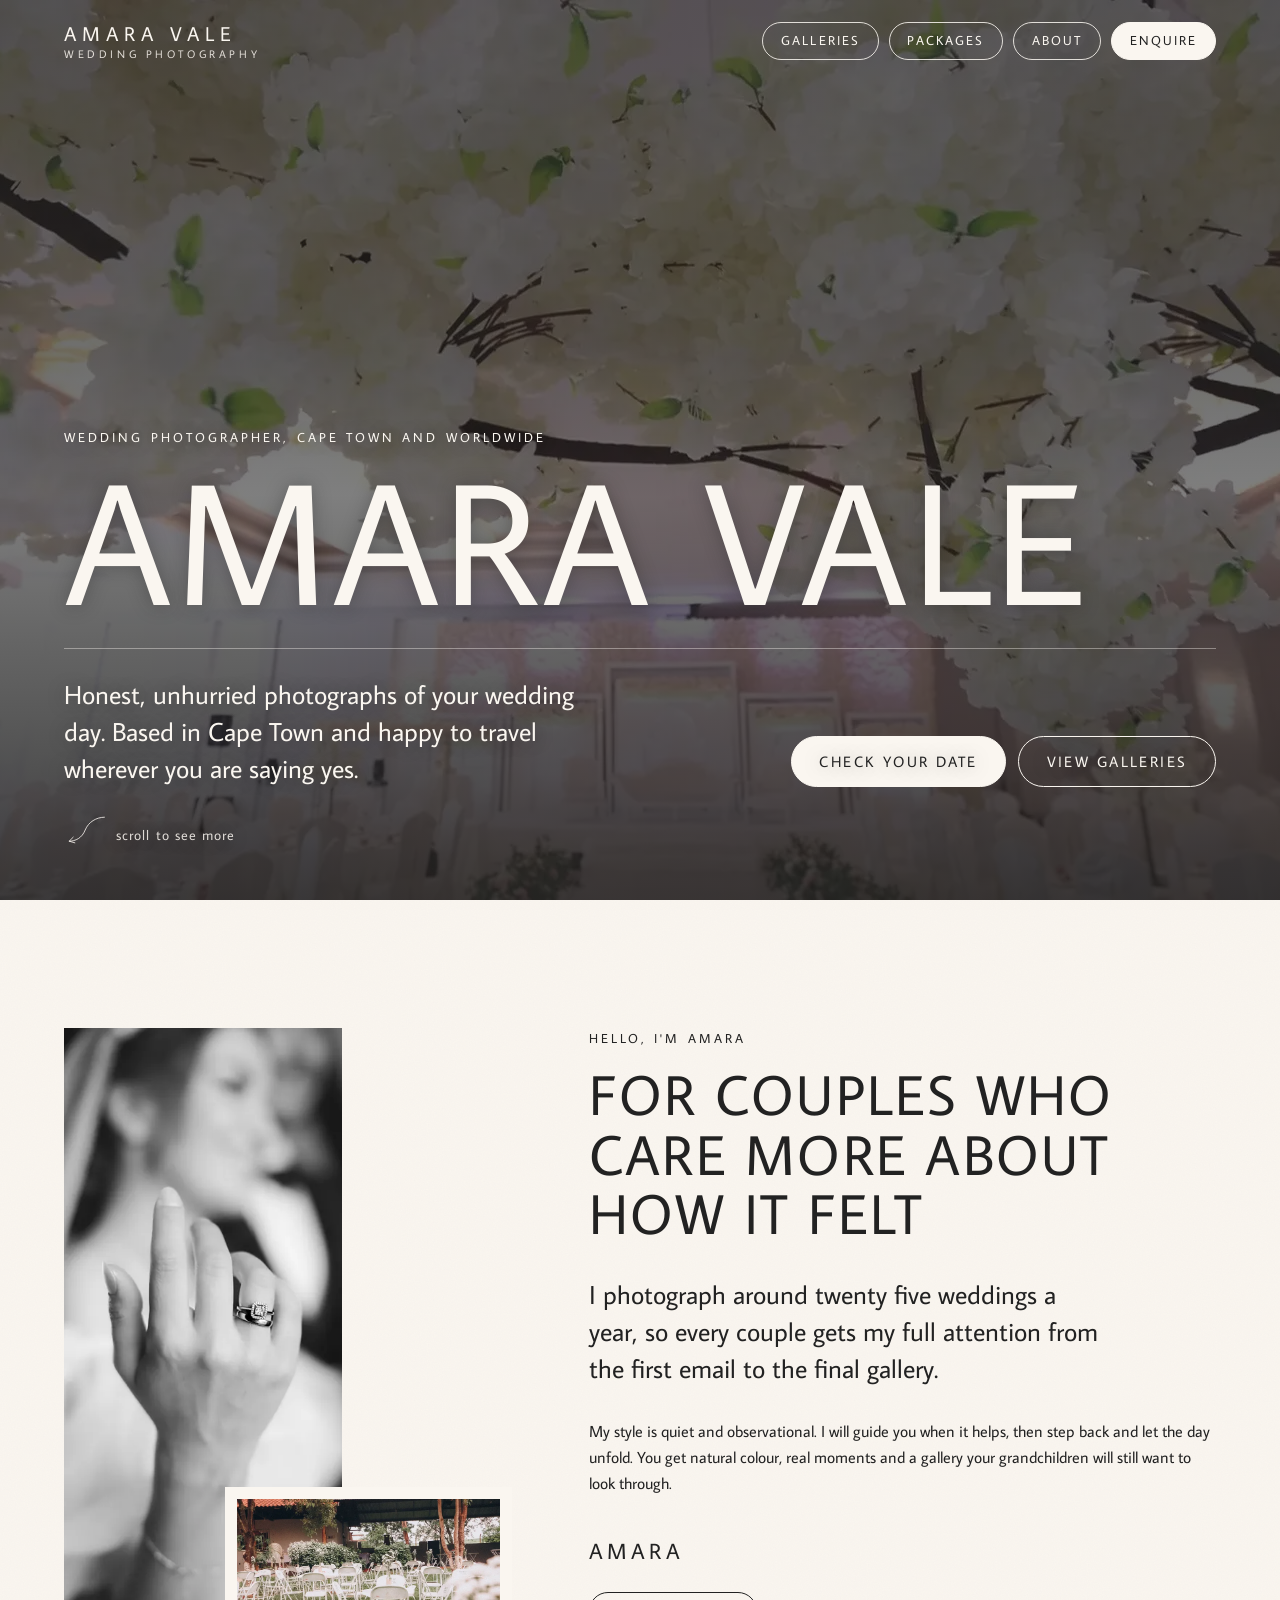
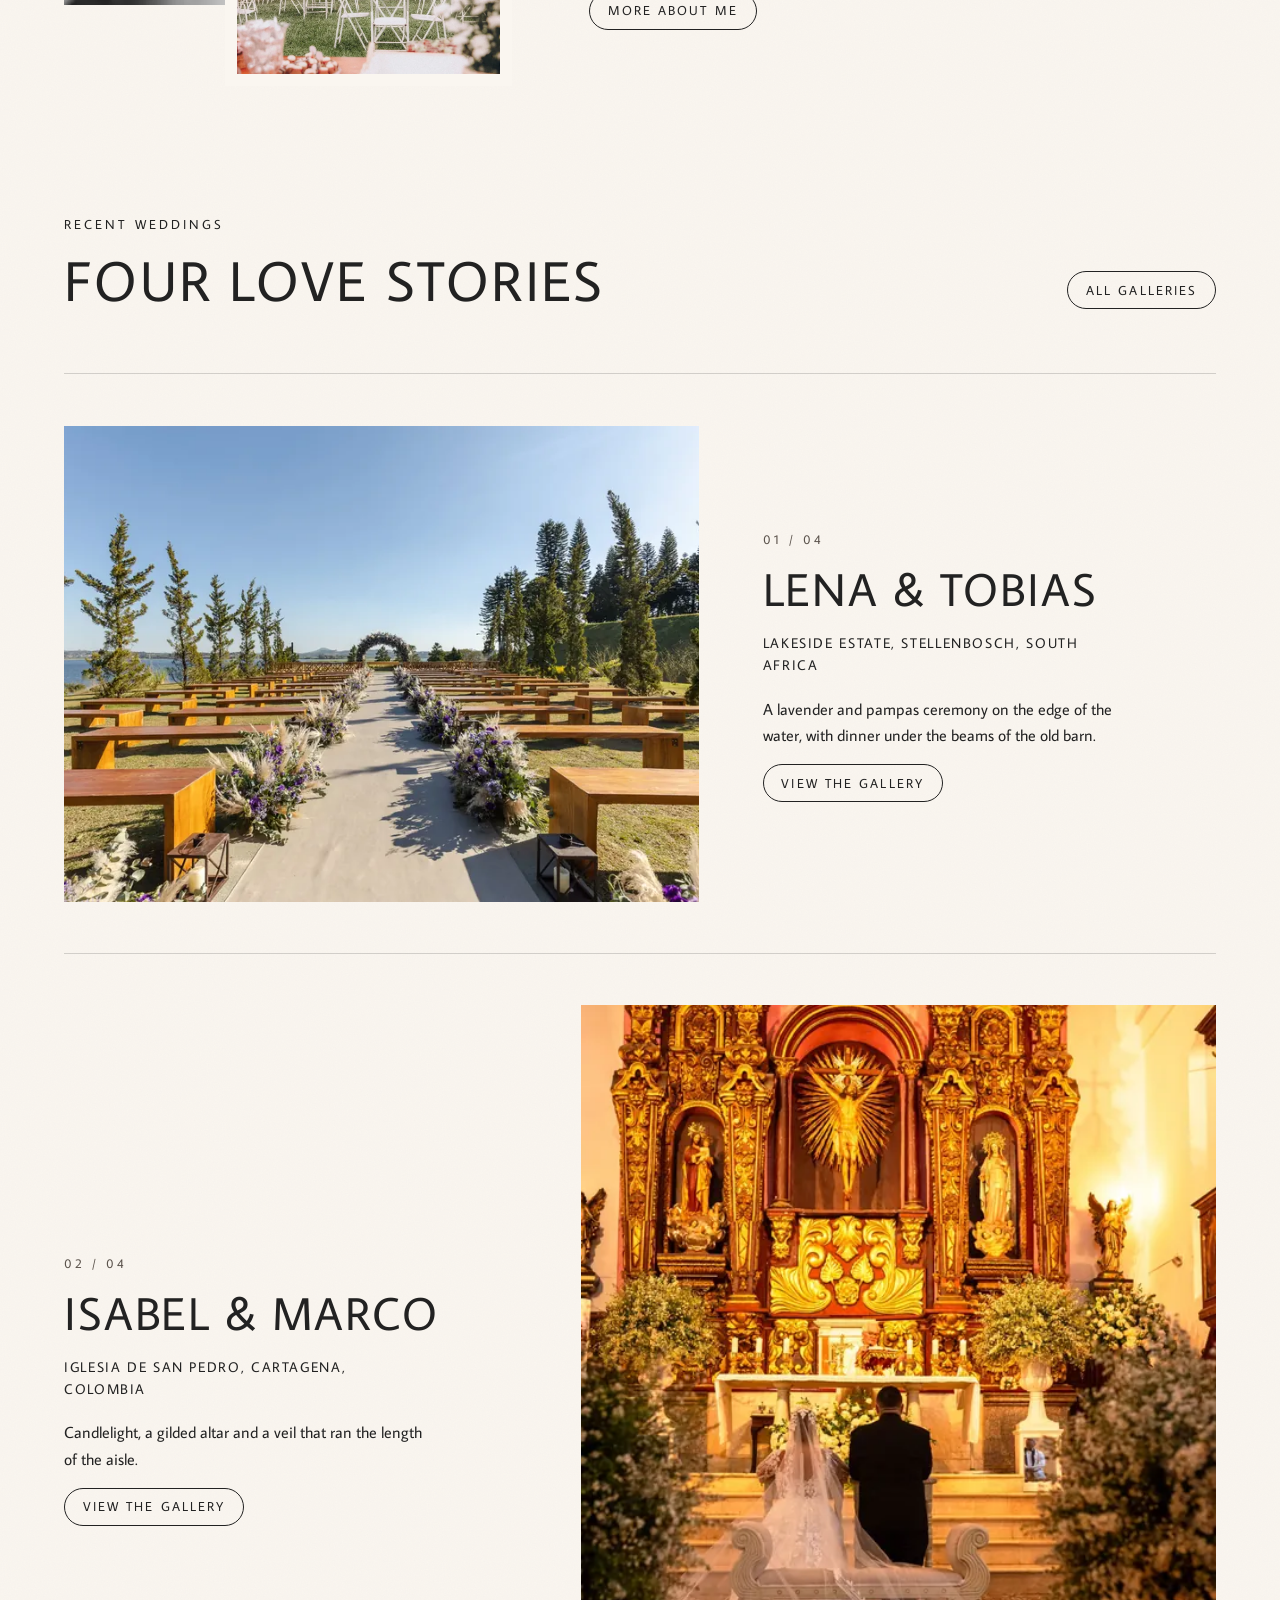
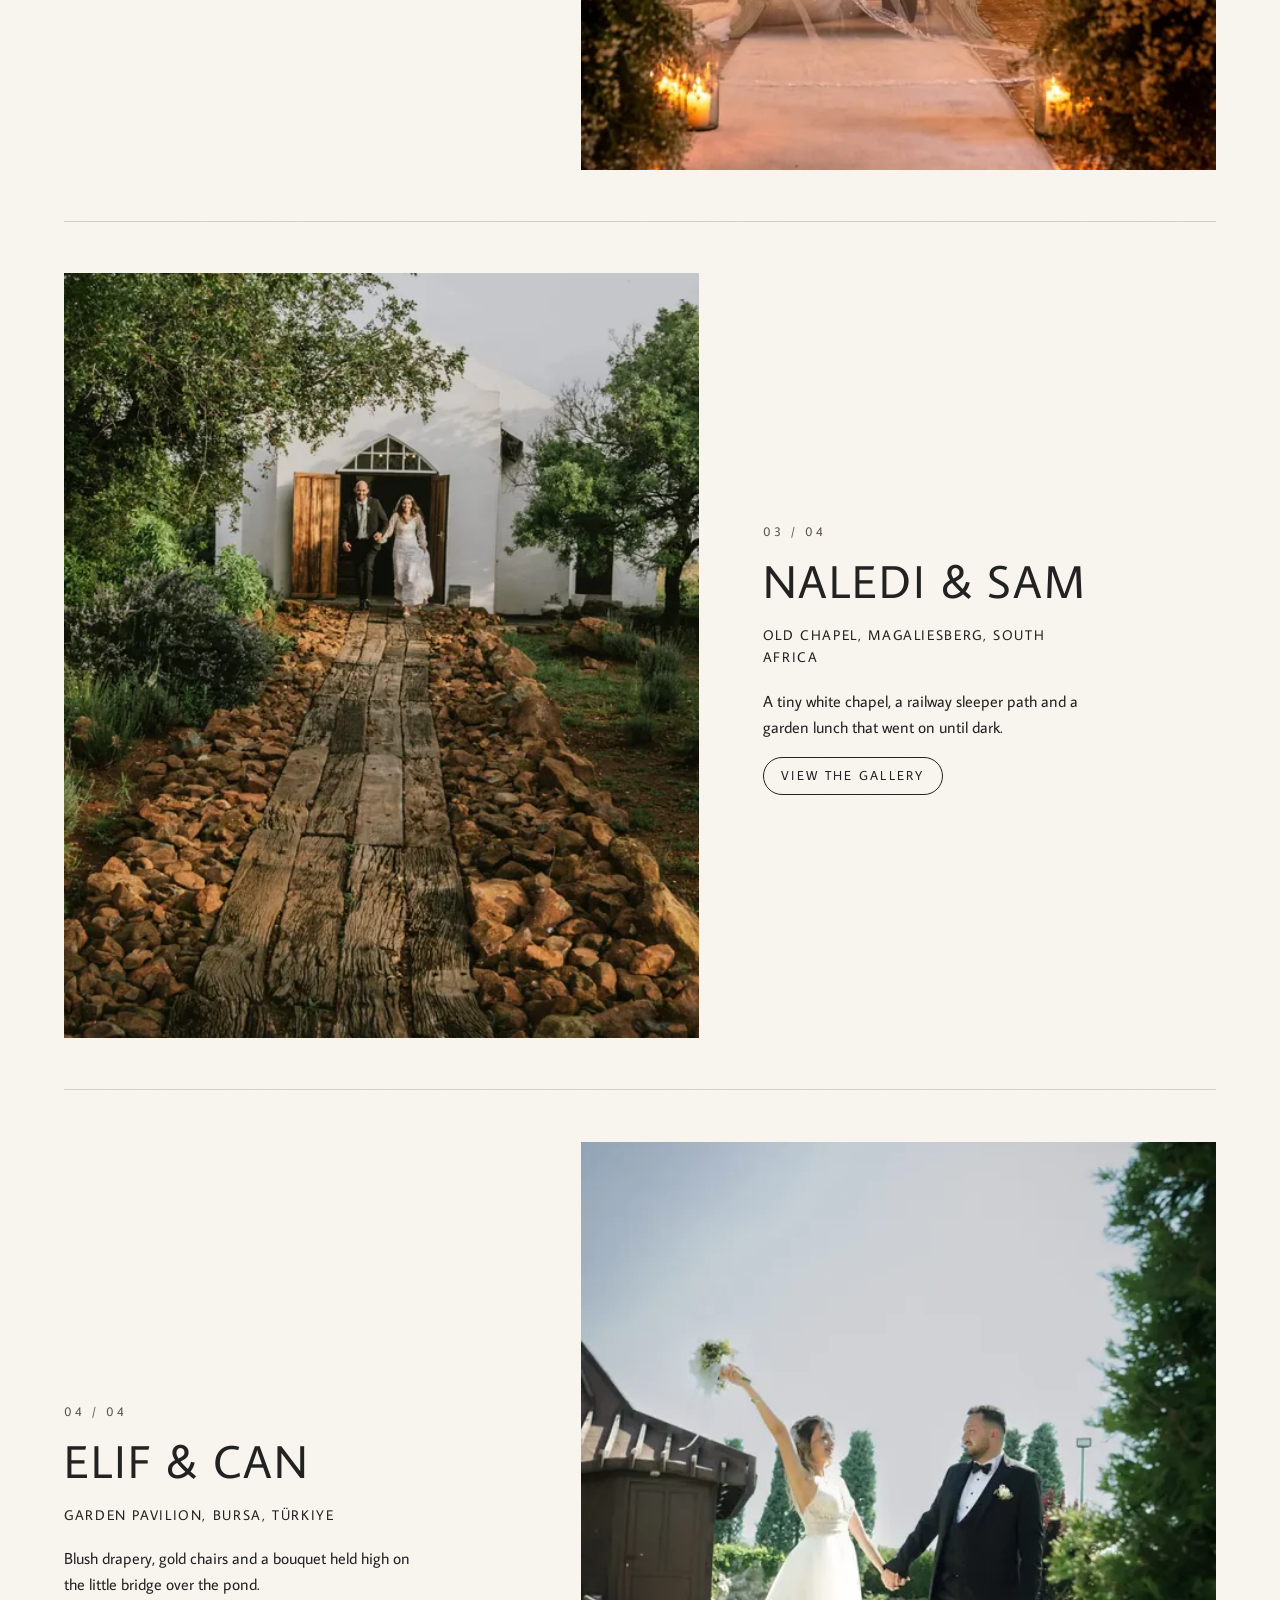
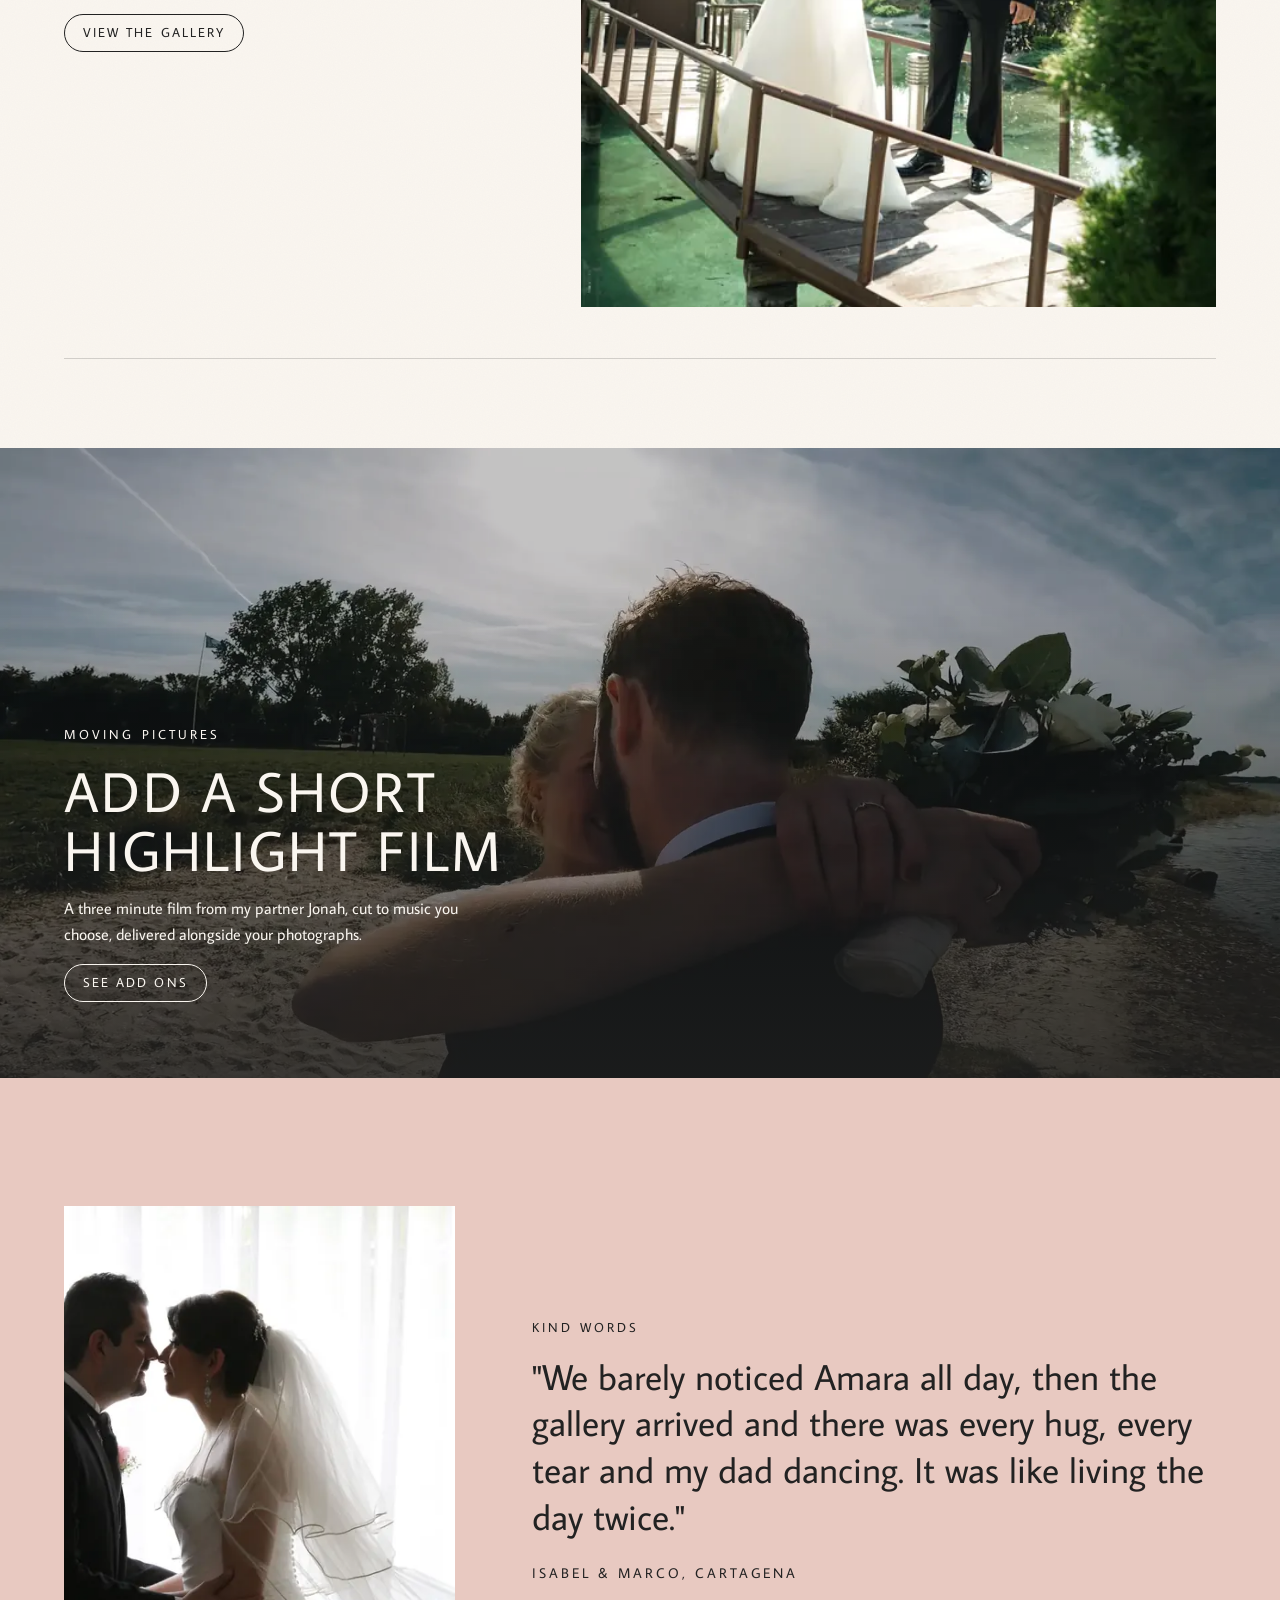
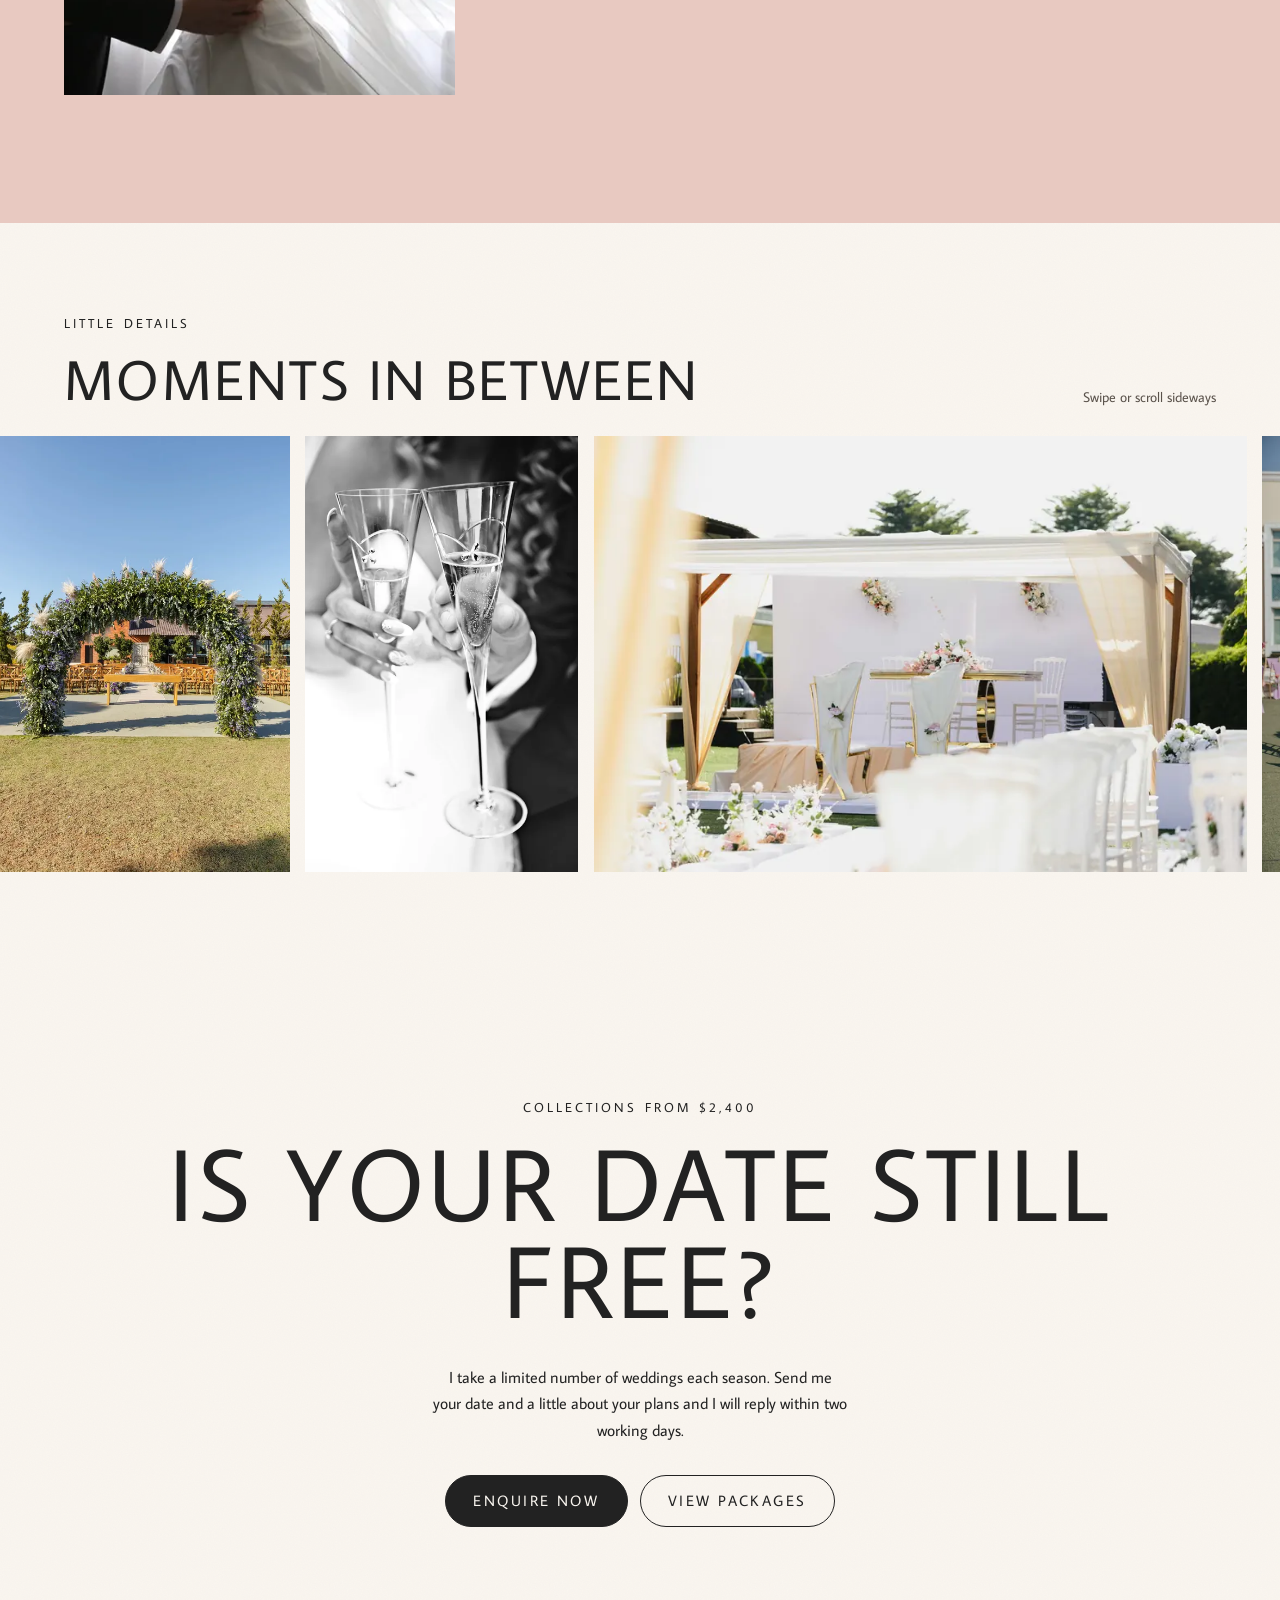
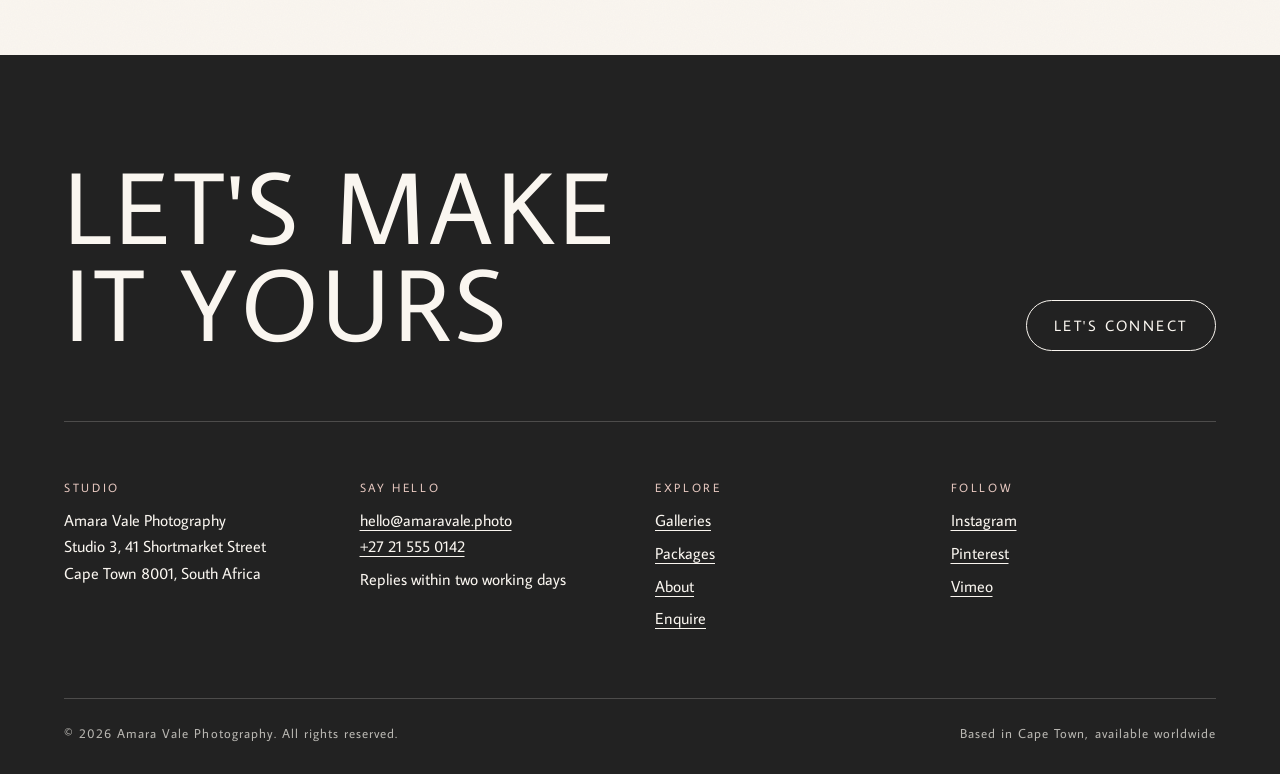
<file: index.html>
<!DOCTYPE html>
<html lang="en">
<head>
<meta charset="utf-8">
<meta name="viewport" content="width=device-width, initial-scale=1, viewport-fit=cover">
<title>Amara Vale | Wedding Photographer in Cape Town and Worldwide</title>
<meta name="description" content="Amara Vale is a natural, documentary style wedding photographer based in Cape Town, available worldwide.">
<meta name="theme-color" content="#FAF6F0">
<link rel="preconnect" href="https://fonts.googleapis.com">
<link rel="preconnect" href="https://fonts.gstatic.com" crossorigin>
<link href="https://fonts.googleapis.com/css2?family=Average+Sans&display=swap" rel="stylesheet">
<link rel="stylesheet" href="assets/css/style.css">
</head>
<body>
<a class="skip" href="#main">Skip to content</a>
<header class="site-header site-header--overlay">
  <div class="wrap">
    <a class="brand" href="index.html" aria-label="Amara Vale Photography, home"><b>Amara Vale</b><small>Wedding Photography</small></a>
    <nav class="nav" aria-label="Main"><a class="pill" href="galleries.html">Galleries</a><a class="pill" href="packages.html">Packages</a><a class="pill" href="about.html">About</a><a class="pill pill--fill" href="enquire.html">Enquire</a></nav>
    <button class="pill menu-btn" type="button" aria-expanded="false" aria-controls="mobile-nav">Menu</button>
  </div>
</header>
<div class="mobile-nav" id="mobile-nav" aria-label="Menu">
  <div class="mn-top"><a class="brand" href="index.html"><b>Amara Vale</b><small>Wedding Photography</small></a><button class="pill mn-close" type="button">Close</button></div>
  <ul><li><a href="index.html" aria-current="page">Home</a></li><li><a href="galleries.html">Galleries</a></li><li><a href="packages.html">Packages</a></li><li><a href="about.html">About</a></li><li><a href="enquire.html">Enquire</a></li></ul>
  <div class="mn-foot"><p>hello@amaravale.photo<br>+27 21 555 0142</p></div>
</div>
<main id="main">

<section class="hero" aria-label="Introduction">
  <video class="hero-video" data-autoplay autoplay muted loop playsinline preload="auto" poster="assets/video/hero_poster.webp" aria-hidden="true">
    <source src="assets/video/hero-sm.mp4" type="video/mp4" media="(max-width: 760px)">
    <source src="assets/video/hero.mp4" type="video/mp4">
  </video>
  <div class="hero-shade" aria-hidden="true"></div>
  <div class="wrap hero-content">
    <span class="eyebrow hero-kicker">Wedding photographer, Cape Town and worldwide</span>
    <h1 class="hero-title"><span>Amara</span> <span>Vale</span></h1>
    <div class="hero-bottom">
      <p class="lead">Honest, unhurried photographs of your wedding day. Based in Cape Town and happy to travel wherever you are saying yes.</p>
      <div class="hero-actions">
        <a class="pill pill--light pill--lg" href="enquire.html">Check your date</a>
        <a class="pill pill--lg" href="galleries.html">View galleries</a>
      </div>
    </div>
    <span class="hero-note"><svg viewBox="0 0 54 40" fill="none" stroke="currentColor" stroke-width="1.2" stroke-linecap="round" aria-hidden="true"><path d="M50 4C40 4 30 10 26 20s-12 14-20 14"/><path d="M11 29l-5 5 7 2"/></svg>scroll to see more</span>
  </div>
</section>

<section class="section" aria-labelledby="intro-title">
  <div class="wrap intro">
    <div class="intro-photos">
      <img src="assets/img/ring-bw-1600.webp" srcset="assets/img/ring-bw-800.webp 800w, assets/img/ring-bw-1600.webp 1600w, assets/img/ring-bw-2400.webp 2400w" sizes="(max-width:900px) 62vw, 26vw" width="770" height="1600" alt="Black and white close up of a bride showing her rings" class="a" loading="lazy" decoding="async">
      <img src="assets/img/garden-reception-1600.webp" srcset="assets/img/garden-reception-800.webp 800w, assets/img/garden-reception-1600.webp 1600w, assets/img/garden-reception-2400.webp 2400w" sizes="(max-width:900px) 52vw, 22vw" width="1600" height="1066" alt="Garden reception with white chairs and wildflowers" class="b" loading="lazy" decoding="async">
    </div>
    <div class="intro-text">
      <span class="eyebrow">Hello, I'm Amara</span>
      <h2 id="intro-title" class="h2" style="margin-bottom:.6em">For couples who care more about how it felt</h2>
      <p class="lead">I photograph around twenty five weddings a year, so every couple gets my full attention from the first email to the final gallery.</p>
      <p>My style is quiet and observational. I will guide you when it helps, then step back and let the day unfold. You get natural colour, real moments and a gallery your grandchildren will still want to look through.</p>
      <p class="sig">Amara</p>
      <a class="pill" href="about.html">More about me</a>
    </div>
  </div>
</section>

<section class="section--tight" aria-labelledby="weddings-title" style="padding-top:0">
  <div class="wrap">
    <div class="weddings-head">
      <div><span class="eyebrow">Recent weddings</span><h2 id="weddings-title" class="h2">Four love stories</h2></div>
      <a class="pill" href="galleries.html">All galleries</a>
    </div>
    <div>
      <article class="wedding-row">
        <a class="wedding-media" href="gallery-lena-tobias.html"><img src="assets/img/lakeside-aisle-1600.webp" srcset="assets/img/lakeside-aisle-800.webp 800w, assets/img/lakeside-aisle-1600.webp 1600w, assets/img/lakeside-aisle-2400.webp 2400w" sizes="(max-width:900px) 100vw, 58vw" width="1600" height="1066" alt="Wooden benches lining a lavender aisle beside a lake" loading="lazy" decoding="async"></a>
        <div class="wedding-info">
          <span class="num">01 / 04</span>
          <h3>Lena &amp; Tobias</h3>
          <p class="where">Lakeside Estate, Stellenbosch, South Africa</p>
          <p>A lavender and pampas ceremony on the edge of the water, with dinner under the beams of the old barn.</p>
          <a class="pill" href="gallery-lena-tobias.html">View the gallery</a>
        </div>
      </article>
      <article class="wedding-row">
        <a class="wedding-media portrait" href="gallery-isabel-marco.html"><img src="assets/img/church-altar-1600.webp" srcset="assets/img/church-altar-800.webp 800w, assets/img/church-altar-1600.webp 1600w, assets/img/church-altar-2400.webp 2400w" sizes="(max-width:900px) 100vw, 58vw" width="1068" height="1600" alt="Bride and groom kneeling at a gilded church altar" loading="lazy" decoding="async"></a>
        <div class="wedding-info">
          <span class="num">02 / 04</span>
          <h3>Isabel &amp; Marco</h3>
          <p class="where">Iglesia de San Pedro, Cartagena, Colombia</p>
          <p>Candlelight, a gilded altar and a veil that ran the length of the aisle.</p>
          <a class="pill" href="gallery-isabel-marco.html">View the gallery</a>
        </div>
      </article>
      <article class="wedding-row">
        <a class="wedding-media portrait" href="gallery-naledi-sam.html"><img src="assets/img/chapel-exit-1600.webp" srcset="assets/img/chapel-exit-800.webp 800w, assets/img/chapel-exit-1600.webp 1600w, assets/img/chapel-exit-2400.webp 2400w" sizes="(max-width:900px) 100vw, 58vw" width="1066" height="1600" alt="Newlyweds walking out of a small white chapel onto a wooden path" loading="lazy" decoding="async"></a>
        <div class="wedding-info">
          <span class="num">03 / 04</span>
          <h3>Naledi &amp; Sam</h3>
          <p class="where">Old Chapel, Magaliesberg, South Africa</p>
          <p>A tiny white chapel, a railway sleeper path and a garden lunch that went on until dark.</p>
          <a class="pill" href="gallery-naledi-sam.html">View the gallery</a>
        </div>
      </article>
      <article class="wedding-row">
        <a class="wedding-media portrait" href="gallery-elif-can.html"><img src="assets/img/bridge-couple-1600.webp" srcset="assets/img/bridge-couple-800.webp 800w, assets/img/bridge-couple-1600.webp 1600w, assets/img/bridge-couple-2400.webp 2400w" sizes="(max-width:900px) 100vw, 58vw" width="1066" height="1600" alt="Bride raising her bouquet on a wooden bridge beside the groom" loading="lazy" decoding="async"></a>
        <div class="wedding-info">
          <span class="num">04 / 04</span>
          <h3>Elif &amp; Can</h3>
          <p class="where">Garden Pavilion, Bursa, T&uuml;rkiye</p>
          <p>Blush drapery, gold chairs and a bouquet held high on the little bridge over the pond.</p>
          <a class="pill" href="gallery-elif-can.html">View the gallery</a>
        </div>
      </article>
    </div>
  </div>
</section>

<section class="film" aria-labelledby="film-title">
  <video data-autoplay autoplay muted loop playsinline preload="metadata" poster="assets/video/film-1_poster.webp" aria-hidden="true">
    <source src="assets/video/film-1-sm.mp4" type="video/mp4" media="(max-width: 760px)">
    <source src="assets/video/film-1.mp4" type="video/mp4">
  </video>
  <div class="wrap">
    <span class="eyebrow">Moving pictures</span>
    <h2 id="film-title" class="h2">Add a short highlight film</h2>
    <p>A three minute film from my partner Jonah, cut to music you choose, delivered alongside your photographs.</p>
    <a class="pill" href="packages.html#addons">See add ons</a>
  </div>
</section>

<section class="section section--blush" aria-label="Kind words">
  <div class="wrap quote">
    <img src="assets/img/window-silhouette-1600.webp" srcset="assets/img/window-silhouette-800.webp 800w, assets/img/window-silhouette-1600.webp 1600w, assets/img/window-silhouette-2400.webp 2400w" sizes="(max-width:900px) 90vw, 34vw" width="1600" height="1066" alt="Bride and groom in silhouette by a bright window" loading="lazy" decoding="async">
    <div>
      <span class="eyebrow">Kind words</span>
      <blockquote>"We barely noticed Amara all day, then the gallery arrived and there was every hug, every tear and my dad dancing. It was like living the day twice."</blockquote>
      <cite>Isabel &amp; Marco, Cartagena</cite>
    </div>
  </div>
</section>

<section class="section--tight" aria-label="More photographs">
  <div class="wrap weddings-head" style="margin-bottom:28px">
    <div><span class="eyebrow">Little details</span><h2 class="h2">Moments in between</h2></div>
    <span class="hint">Swipe or scroll sideways</span>
  </div>
  <div class="strip" tabindex="0" aria-label="Photo strip">
    <img src="assets/img/floral-arch-1600.webp" srcset="assets/img/floral-arch-800.webp 800w, assets/img/floral-arch-1600.webp 1600w, assets/img/floral-arch-2400.webp 2400w" sizes="40vw" width="1066" height="1600" alt="Floral arch with lavender and pampas" loading="lazy" decoding="async">
    <img src="assets/img/champagne-bw-1600.webp" srcset="assets/img/champagne-bw-800.webp 800w, assets/img/champagne-bw-1600.webp 1600w, assets/img/champagne-bw-2400.webp 2400w" sizes="40vw" width="1003" height="1600" alt="Two champagne flutes in black and white" loading="lazy" decoding="async">
    <img src="assets/img/gazebo-table-1600.webp" srcset="assets/img/gazebo-table-800.webp 800w, assets/img/gazebo-table-1600.webp 1600w, assets/img/gazebo-table-2400.webp 2400w" sizes="60vw" width="1600" height="1066" alt="Draped pavilion with a gold sweetheart table" loading="lazy" decoding="async">
    <img src="assets/img/barrel-florals-1600.webp" srcset="assets/img/barrel-florals-800.webp 800w, assets/img/barrel-florals-1600.webp 1600w, assets/img/barrel-florals-2400.webp 2400w" sizes="40vw" width="1066" height="1600" alt="Barrel with red florals and lilac chair sashes" loading="lazy" decoding="async">
    <img src="assets/img/champagne-toast-1600.webp" srcset="assets/img/champagne-toast-800.webp 800w, assets/img/champagne-toast-1600.webp 1600w, assets/img/champagne-toast-2400.webp 2400w" sizes="60vw" width="1600" height="1066" alt="Couple holding champagne glasses" loading="lazy" decoding="async">
    <img src="assets/img/venue-tables-1600.webp" srcset="assets/img/venue-tables-800.webp 800w, assets/img/venue-tables-1600.webp 1600w, assets/img/venue-tables-2400.webp 2400w" sizes="40vw" width="1066" height="1600" alt="Reception tables inside a barn venue" loading="lazy" decoding="async">
  </div>
</section>

<section class="section cta" aria-labelledby="cta-title">
  <div class="wrap">
    <span class="eyebrow">Collections from $2,400</span>
    <h2 id="cta-title" class="display">Is your date still free?</h2>
    <p>I take a limited number of weddings each season. Send me your date and a little about your plans and I will reply within two working days.</p>
    <div style="display:flex;gap:12px;justify-content:center;flex-wrap:wrap"><a class="pill pill--dark pill--lg" href="enquire.html">Enquire now</a><a class="pill pill--lg" href="packages.html">View packages</a></div>
  </div>
</section>

</main>
<footer class="site-footer">
  <div class="wrap">
    <div class="foot-top">
      <h2 class="display">Let's make it yours</h2>
      <a class="pill pill--lg" href="enquire.html">Let's connect</a>
    </div>
    <div class="foot-cols">
      <div><h4>Studio</h4><p>Amara Vale Photography<br>Studio 3, 41 Shortmarket Street<br>Cape Town 8001, South Africa</p></div>
      <div><h4>Say hello</h4><p><a href="mailto:hello@amaravale.photo">hello@amaravale.photo</a><br><a href="tel:+27215550142">+27 21 555 0142</a></p><p>Replies within two working days</p></div>
      <div><h4>Explore</h4><ul><li><a href="galleries.html">Galleries</a></li><li><a href="packages.html">Packages</a></li><li><a href="about.html">About</a></li><li><a href="enquire.html">Enquire</a></li></ul></div>
      <div><h4>Follow</h4><ul><li><a href="https://instagram.com">Instagram</a></li><li><a href="https://pinterest.com">Pinterest</a></li><li><a href="https://vimeo.com">Vimeo</a></li></ul></div>
    </div>
    <div class="foot-base"><span>&copy; <span data-year>2026</span> Amara Vale Photography. All rights reserved.</span><span>Based in Cape Town, available worldwide</span></div>
  </div>
</footer>
<script src="assets/js/main.js"></script>
</body>
</html>
</file>
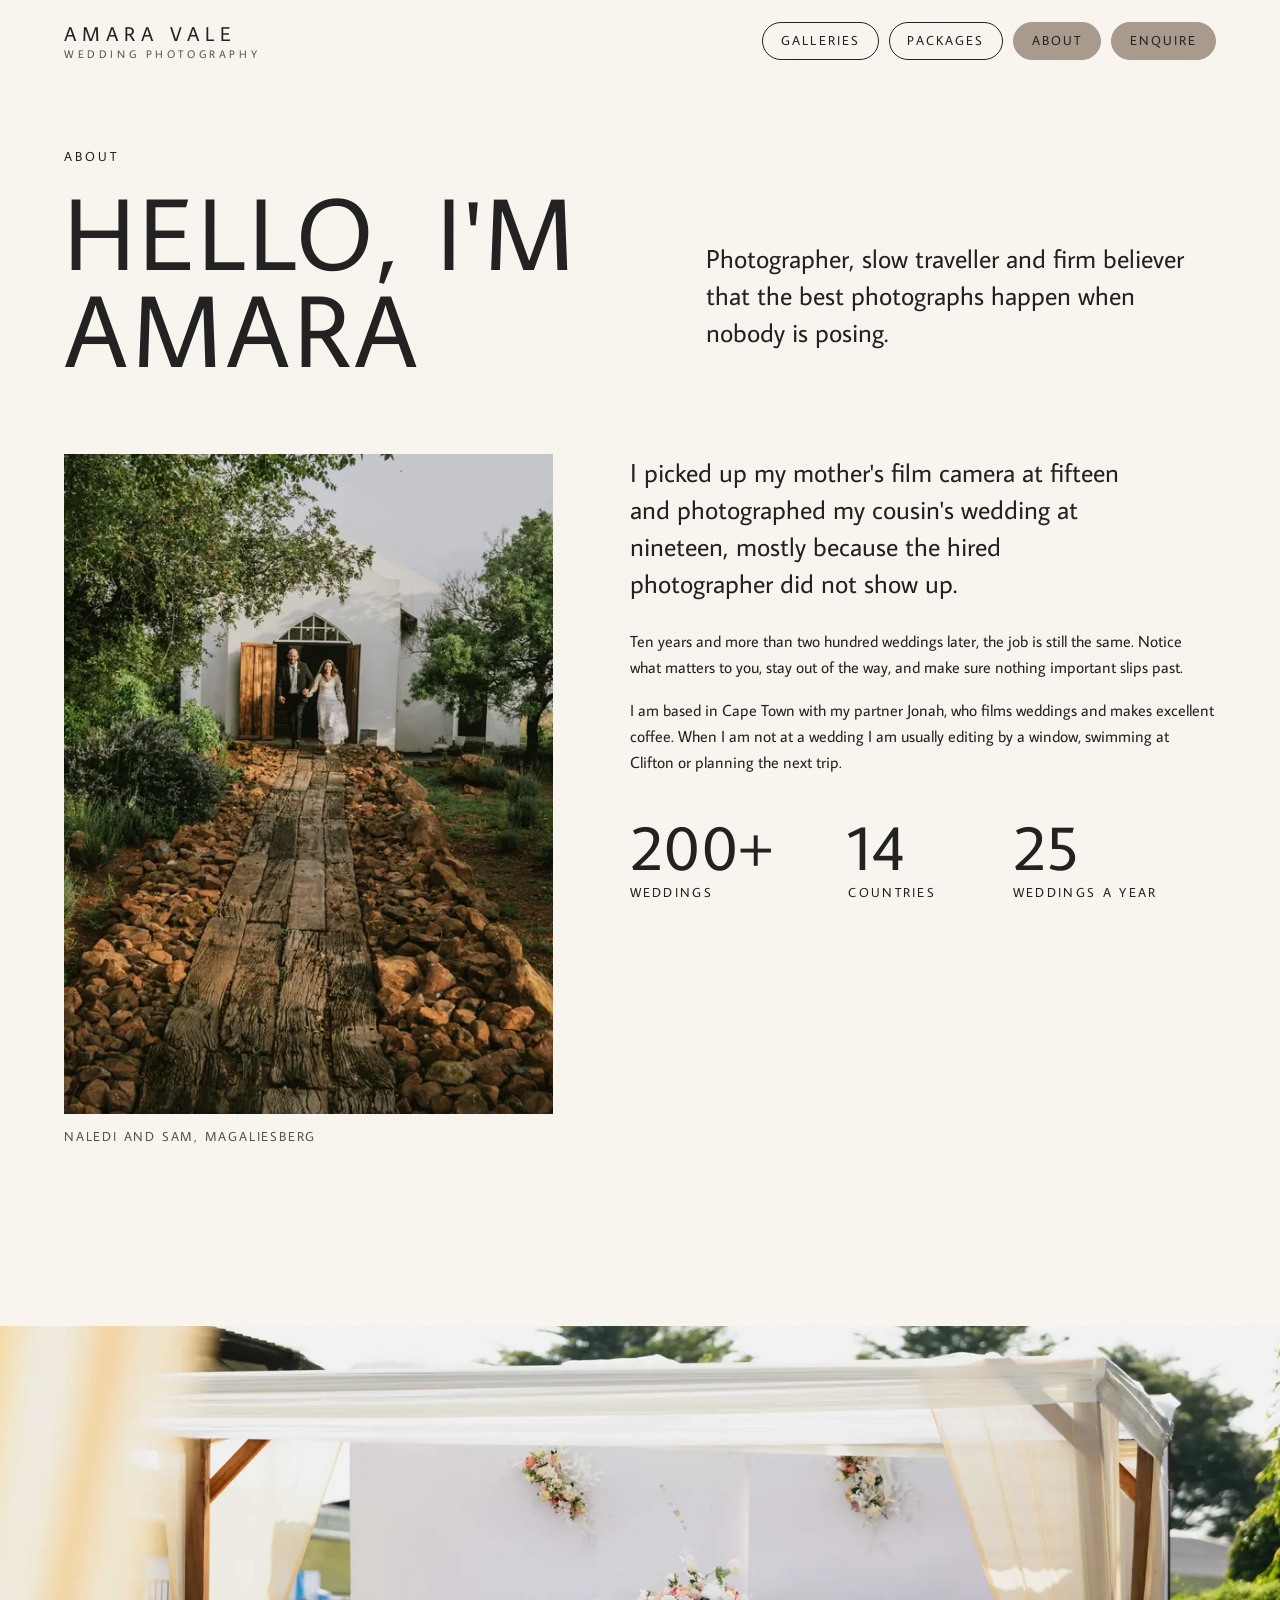
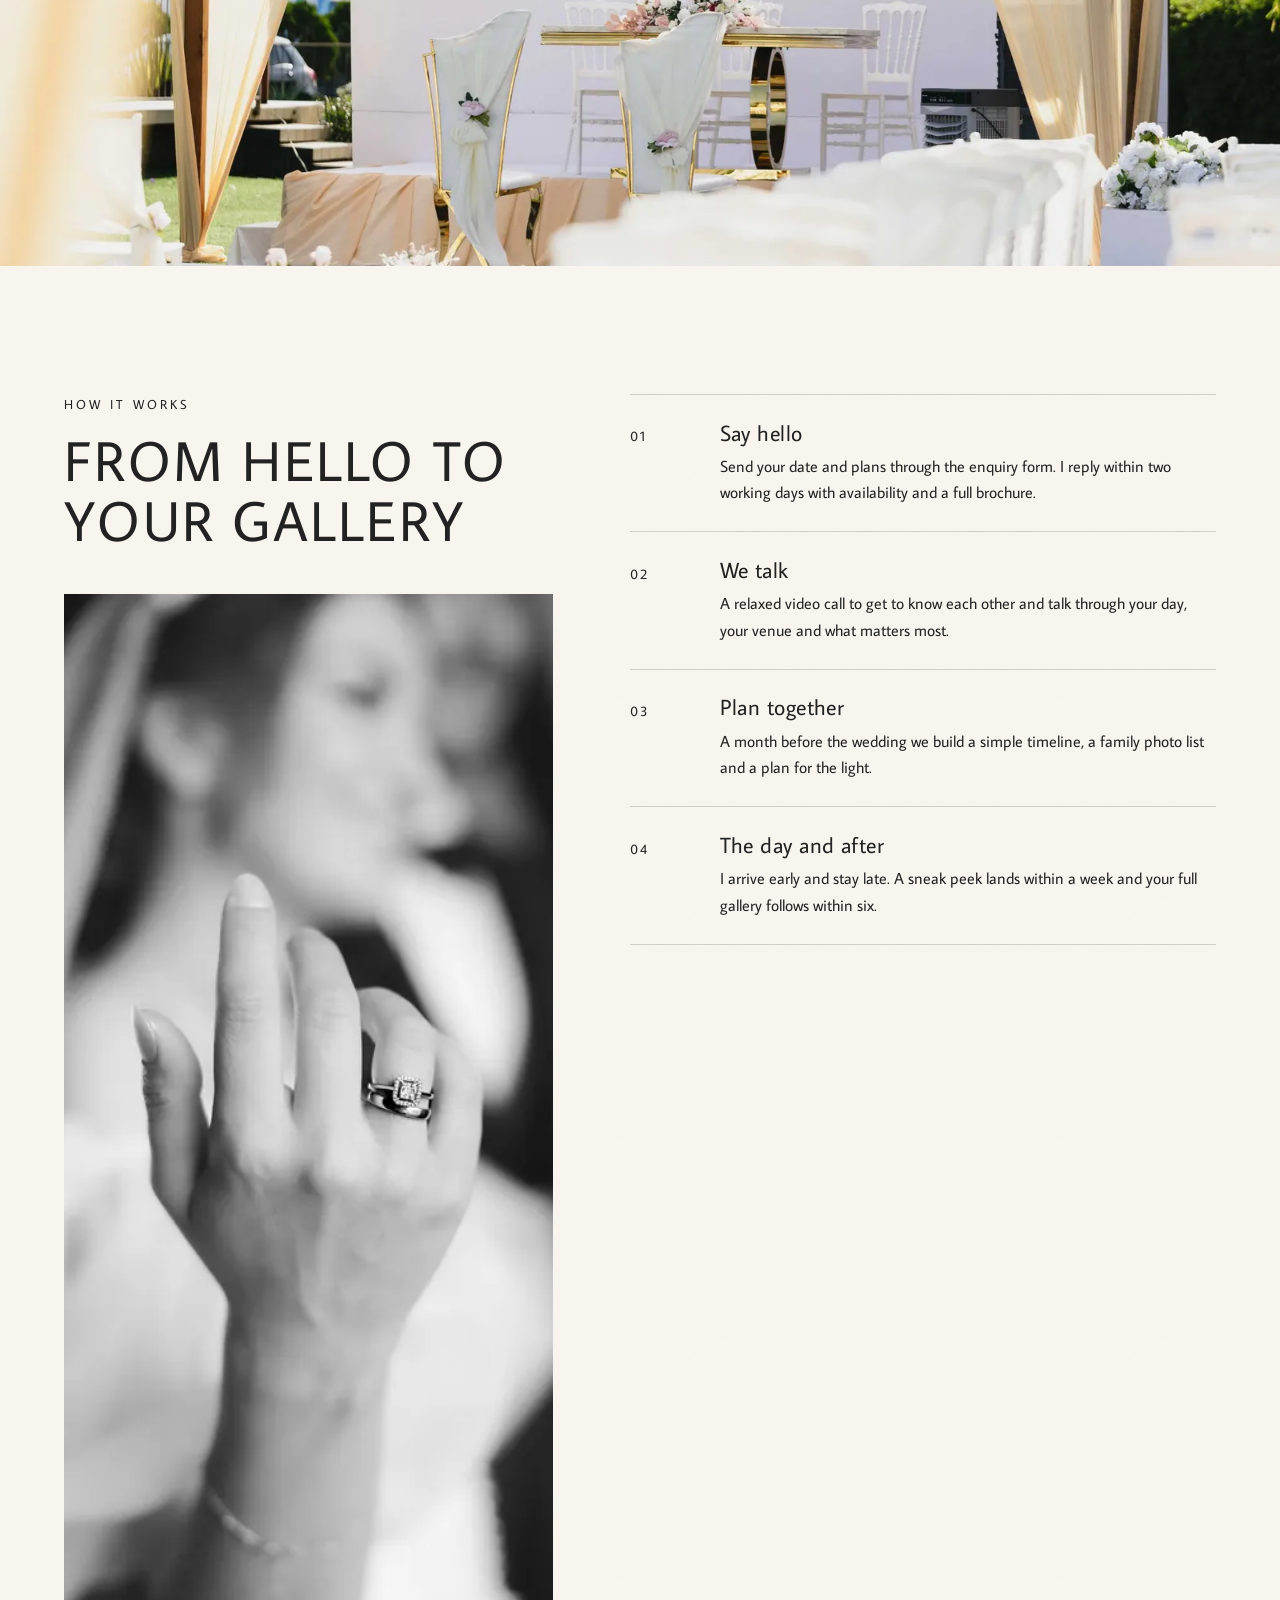
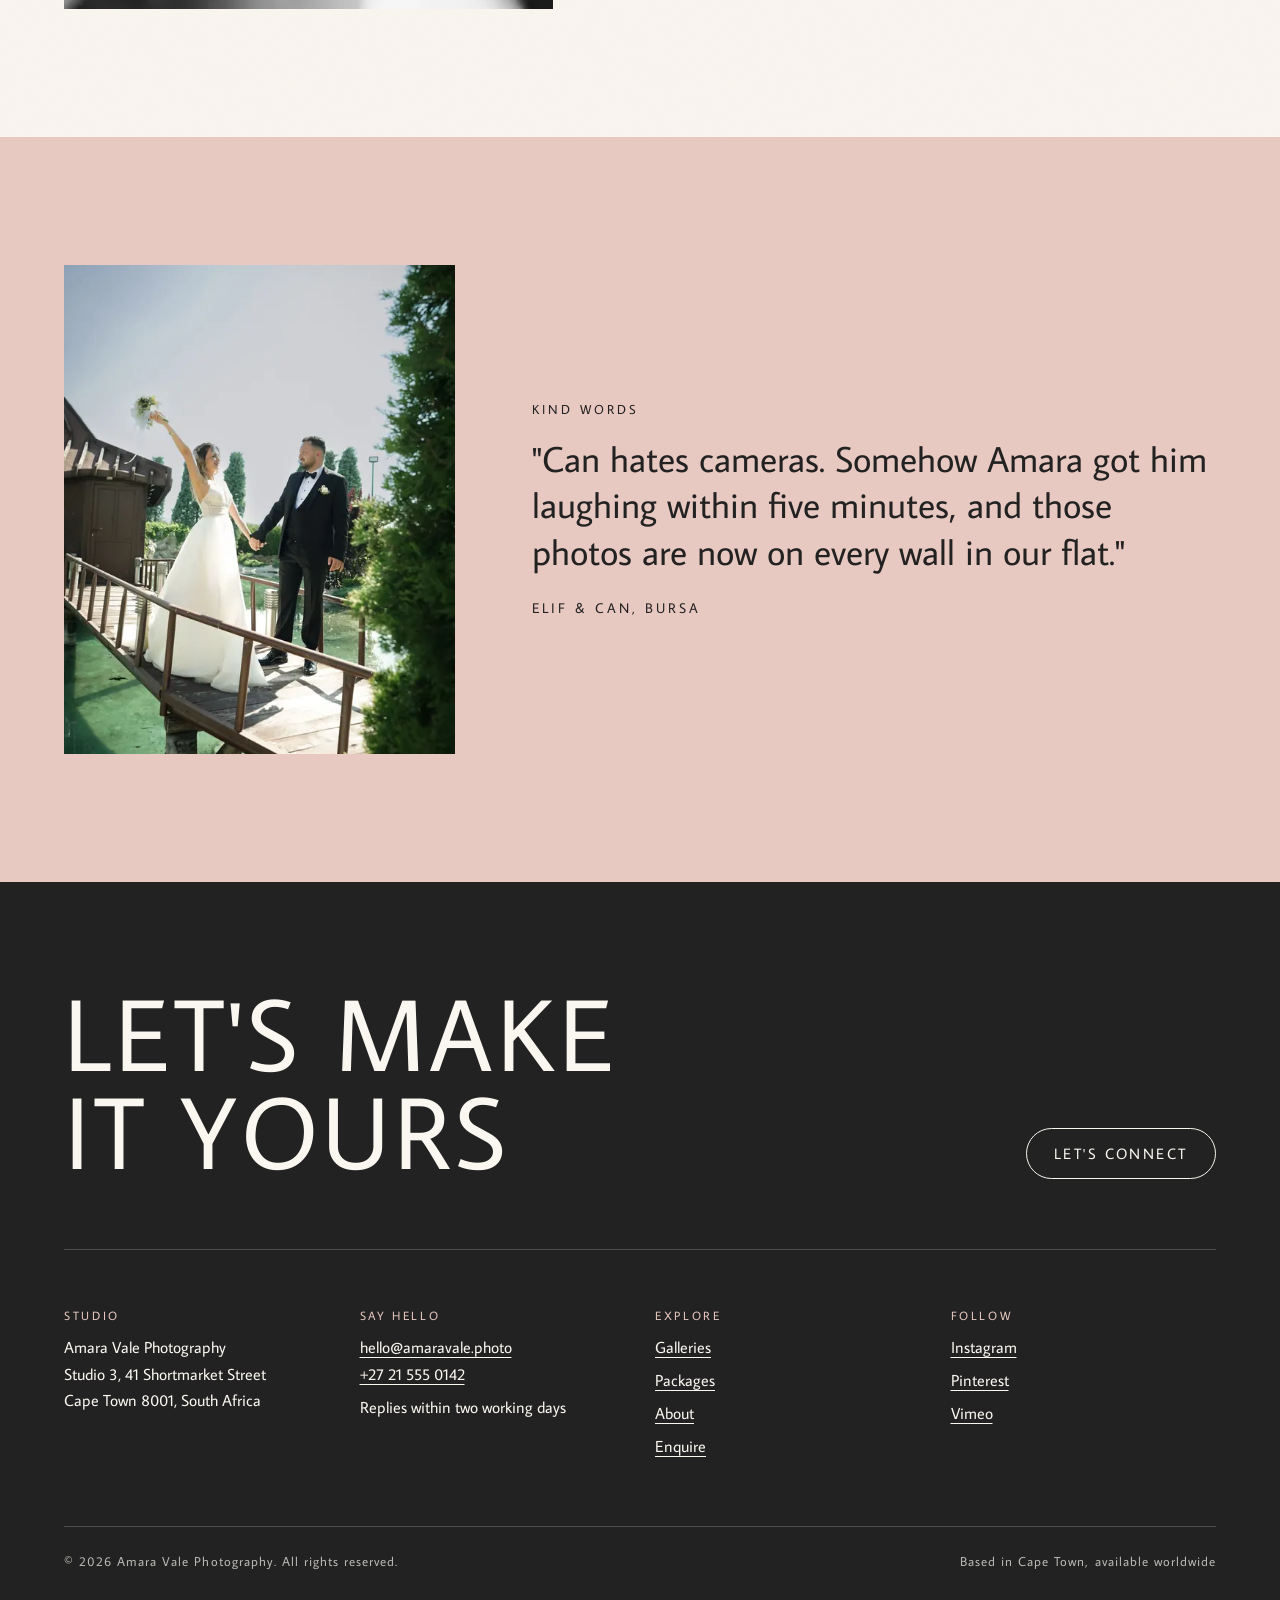
<file: about.html>
<!DOCTYPE html>
<html lang="en">
<head>
<meta charset="utf-8">
<meta name="viewport" content="width=device-width, initial-scale=1, viewport-fit=cover">
<title>About | Amara Vale Wedding Photography</title>
<meta name="description" content="Meet Amara Vale, a Cape Town wedding photographer with over two hundred weddings in fourteen countries.">
<meta name="theme-color" content="#FAF6F0">
<link rel="preconnect" href="https://fonts.googleapis.com">
<link rel="preconnect" href="https://fonts.gstatic.com" crossorigin>
<link href="https://fonts.googleapis.com/css2?family=Average+Sans&display=swap" rel="stylesheet">
<link rel="stylesheet" href="assets/css/style.css">
</head>
<body>
<a class="skip" href="#main">Skip to content</a>
<header class="site-header">
  <div class="wrap">
    <a class="brand" href="index.html" aria-label="Amara Vale Photography, home"><b>Amara Vale</b><small>Wedding Photography</small></a>
    <nav class="nav" aria-label="Main"><a class="pill" href="galleries.html">Galleries</a><a class="pill" href="packages.html">Packages</a><a class="pill" href="about.html" aria-current="page">About</a><a class="pill pill--fill" href="enquire.html">Enquire</a></nav>
    <button class="pill menu-btn" type="button" aria-expanded="false" aria-controls="mobile-nav">Menu</button>
  </div>
</header>
<div class="mobile-nav" id="mobile-nav" aria-label="Menu">
  <div class="mn-top"><a class="brand" href="index.html"><b>Amara Vale</b><small>Wedding Photography</small></a><button class="pill mn-close" type="button">Close</button></div>
  <ul><li><a href="index.html">Home</a></li><li><a href="galleries.html">Galleries</a></li><li><a href="packages.html">Packages</a></li><li><a href="about.html" aria-current="page">About</a></li><li><a href="enquire.html">Enquire</a></li></ul>
  <div class="mn-foot"><p>hello@amaravale.photo<br>+27 21 555 0142</p></div>
</div>
<main id="main">

<section class="page-head">
  <div class="wrap page-head-grid">
    <div><span class="eyebrow">About</span><h1 class="display">Hello, I'm Amara</h1></div>
    <p class="lead">Photographer, slow traveller and firm believer that the best photographs happen when nobody is posing.</p>
  </div>
</section>
<section class="section--tight" style="padding-top:0">
  <div class="wrap about-grid">
    <figure class="photo" style="margin:0">
      <img src="assets/img/chapel-exit-1600.webp" srcset="assets/img/chapel-exit-800.webp 800w, assets/img/chapel-exit-1600.webp 1600w, assets/img/chapel-exit-2400.webp 2400w" sizes="(max-width:900px) 100vw, 44vw" width="1066" height="1600" alt="Newlyweds leaving a white chapel" loading="lazy" decoding="async">
      <figcaption>Naledi and Sam, Magaliesberg</figcaption>
    </figure>
    <div>
      <p class="lead">I picked up my mother's film camera at fifteen and photographed my cousin's wedding at nineteen, mostly because the hired photographer did not show up.</p>
      <p>Ten years and more than two hundred weddings later, the job is still the same. Notice what matters to you, stay out of the way, and make sure nothing important slips past.</p>
      <p>I am based in Cape Town with my partner Jonah, who films weddings and makes excellent coffee. When I am not at a wedding I am usually editing by a window, swimming at Clifton or planning the next trip.</p>
      <div class="facts" style="margin-top:2.4em">
        <div><strong>200+</strong><span>Weddings</span></div>
        <div><strong>14</strong><span>Countries</span></div>
        <div><strong>25</strong><span>Weddings a year</span></div>
      </div>
    </div>
  </div>
</section>
<div class="wide-photo section--tight"><img src="assets/img/gazebo-table-1600.webp" srcset="assets/img/gazebo-table-800.webp 800w, assets/img/gazebo-table-1600.webp 1600w, assets/img/gazebo-table-2400.webp 2400w" sizes="100vw" width="1600" height="1066" alt="Draped wedding pavilion with flowers and gold chairs" loading="lazy" decoding="async"></div>
<section class="section" aria-labelledby="how-title" style="padding-top:clamp(20px,3vw,40px)">
  <div class="wrap about-grid">
    <div>
      <span class="eyebrow">How it works</span>
      <h2 id="how-title" class="h2" style="margin-bottom:.8em">From hello to your gallery</h2>
      <img src="assets/img/ring-bw-1600.webp" srcset="assets/img/ring-bw-800.webp 800w, assets/img/ring-bw-1600.webp 1600w, assets/img/ring-bw-2400.webp 2400w" sizes="(max-width:900px) 70vw, 30vw" width="770" height="1600" alt="Bride showing her ring in black and white" loading="lazy" decoding="async">
    </div>
    <ol class="steps">
      <li><div><h3>Say hello</h3><p>Send your date and plans through the enquiry form. I reply within two working days with availability and a full brochure.</p></div></li>
      <li><div><h3>We talk</h3><p>A relaxed video call to get to know each other and talk through your day, your venue and what matters most.</p></div></li>
      <li><div><h3>Plan together</h3><p>A month before the wedding we build a simple timeline, a family photo list and a plan for the light.</p></div></li>
      <li><div><h3>The day and after</h3><p>I arrive early and stay late. A sneak peek lands within a week and your full gallery follows within six.</p></div></li>
    </ol>
  </div>
</section>
<section class="section section--blush" aria-label="Kind words">
  <div class="wrap quote">
    <img src="assets/img/bridge-couple-1600.webp" srcset="assets/img/bridge-couple-800.webp 800w, assets/img/bridge-couple-1600.webp 1600w, assets/img/bridge-couple-2400.webp 2400w" sizes="(max-width:900px) 90vw, 34vw" width="1066" height="1600" alt="Bride lifting her bouquet on a wooden bridge" loading="lazy" decoding="async">
    <div>
      <span class="eyebrow">Kind words</span>
      <blockquote>"Can hates cameras. Somehow Amara got him laughing within five minutes, and those photos are now on every wall in our flat."</blockquote>
      <cite>Elif &amp; Can, Bursa</cite>
    </div>
  </div>
</section>

</main>
<footer class="site-footer">
  <div class="wrap">
    <div class="foot-top">
      <h2 class="display">Let's make it yours</h2>
      <a class="pill pill--lg" href="enquire.html">Let's connect</a>
    </div>
    <div class="foot-cols">
      <div><h4>Studio</h4><p>Amara Vale Photography<br>Studio 3, 41 Shortmarket Street<br>Cape Town 8001, South Africa</p></div>
      <div><h4>Say hello</h4><p><a href="mailto:hello@amaravale.photo">hello@amaravale.photo</a><br><a href="tel:+27215550142">+27 21 555 0142</a></p><p>Replies within two working days</p></div>
      <div><h4>Explore</h4><ul><li><a href="galleries.html">Galleries</a></li><li><a href="packages.html">Packages</a></li><li><a href="about.html">About</a></li><li><a href="enquire.html">Enquire</a></li></ul></div>
      <div><h4>Follow</h4><ul><li><a href="https://instagram.com">Instagram</a></li><li><a href="https://pinterest.com">Pinterest</a></li><li><a href="https://vimeo.com">Vimeo</a></li></ul></div>
    </div>
    <div class="foot-base"><span>&copy; <span data-year>2026</span> Amara Vale Photography. All rights reserved.</span><span>Based in Cape Town, available worldwide</span></div>
  </div>
</footer>
<script src="assets/js/main.js"></script>
</body>
</html>
</file>
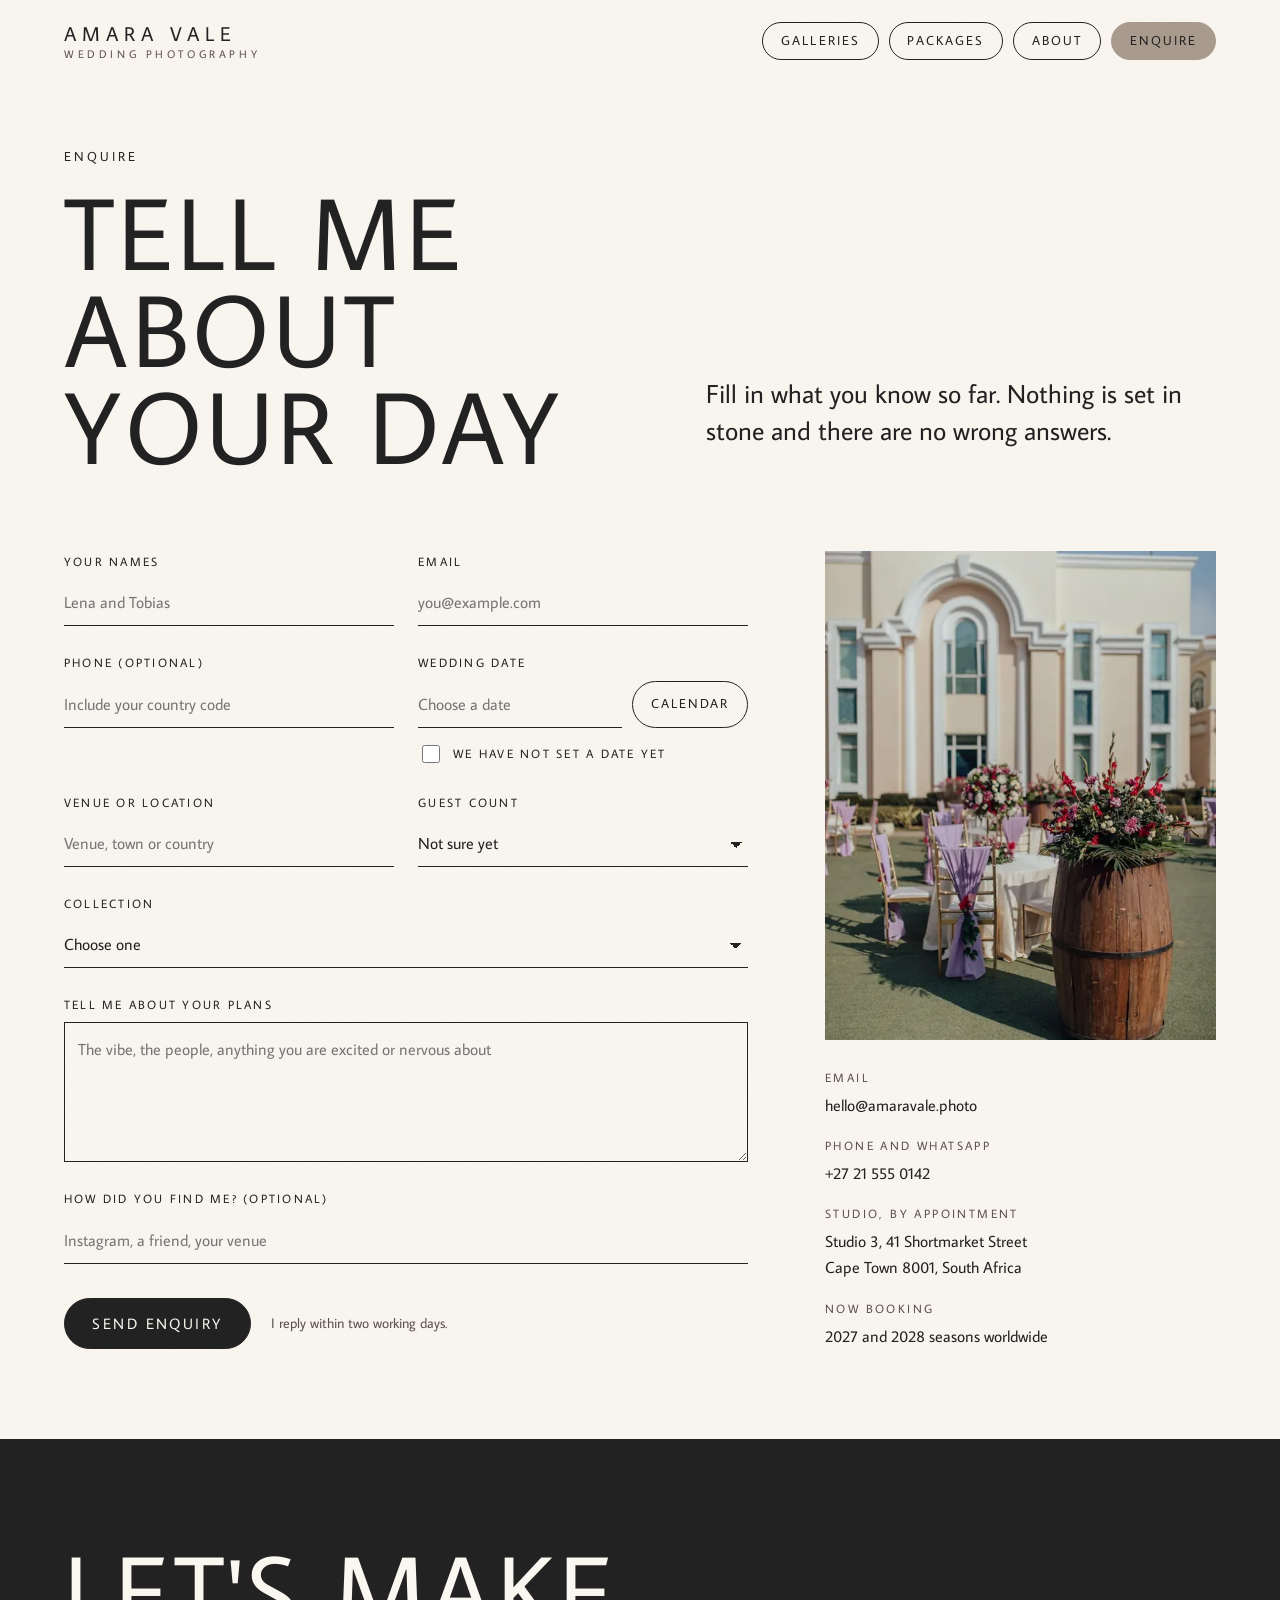
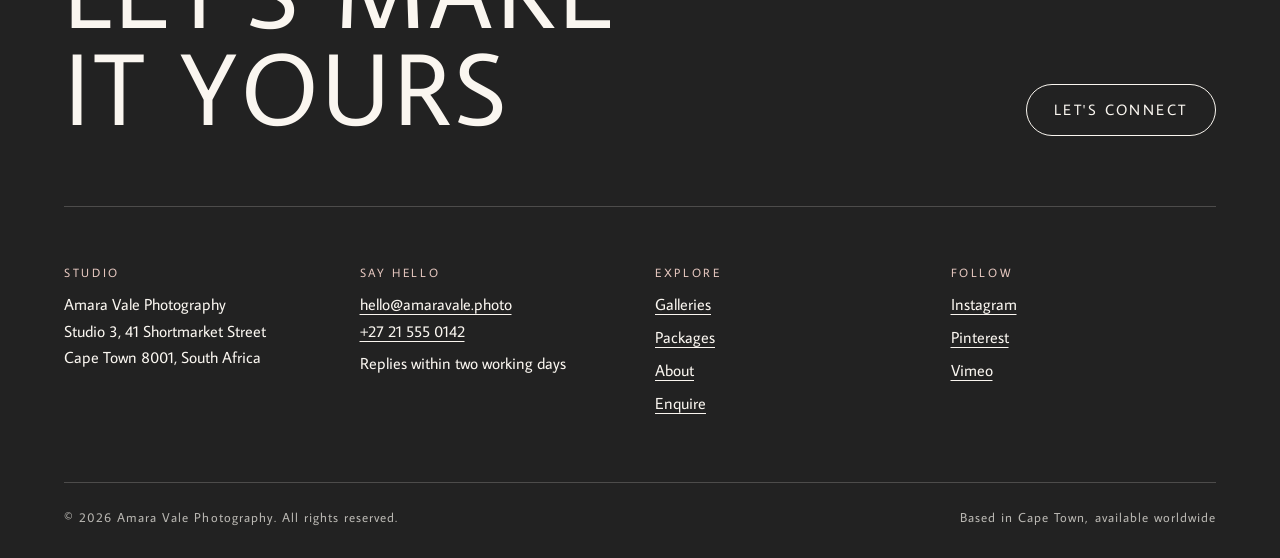
<file: enquire.html>
<!DOCTYPE html>
<html lang="en">
<head>
<meta charset="utf-8">
<meta name="viewport" content="width=device-width, initial-scale=1, viewport-fit=cover">
<title>Enquire | Amara Vale Wedding Photography</title>
<meta name="description" content="Check availability and enquire about wedding photography with Amara Vale.">
<meta name="theme-color" content="#FAF6F0">
<link rel="preconnect" href="https://fonts.googleapis.com">
<link rel="preconnect" href="https://fonts.gstatic.com" crossorigin>
<link href="https://fonts.googleapis.com/css2?family=Average+Sans&display=swap" rel="stylesheet">
<link rel="stylesheet" href="assets/css/style.css">
</head>
<body>
<a class="skip" href="#main">Skip to content</a>
<header class="site-header">
  <div class="wrap">
    <a class="brand" href="index.html" aria-label="Amara Vale Photography, home"><b>Amara Vale</b><small>Wedding Photography</small></a>
    <nav class="nav" aria-label="Main"><a class="pill" href="galleries.html">Galleries</a><a class="pill" href="packages.html">Packages</a><a class="pill" href="about.html">About</a><a class="pill" href="enquire.html" aria-current="page">Enquire</a></nav>
    <button class="pill menu-btn" type="button" aria-expanded="false" aria-controls="mobile-nav">Menu</button>
  </div>
</header>
<div class="mobile-nav" id="mobile-nav" aria-label="Menu">
  <div class="mn-top"><a class="brand" href="index.html"><b>Amara Vale</b><small>Wedding Photography</small></a><button class="pill mn-close" type="button">Close</button></div>
  <ul><li><a href="index.html">Home</a></li><li><a href="galleries.html">Galleries</a></li><li><a href="packages.html">Packages</a></li><li><a href="about.html">About</a></li><li><a href="enquire.html" aria-current="page">Enquire</a></li></ul>
  <div class="mn-foot"><p>hello@amaravale.photo<br>+27 21 555 0142</p></div>
</div>
<main id="main">

<section class="page-head">
  <div class="wrap page-head-grid">
    <div><span class="eyebrow">Enquire</span><h1 class="display">Tell me about your day</h1></div>
    <p class="lead">Fill in what you know so far. Nothing is set in stone and there are no wrong answers.</p>
  </div>
</section>
<section class="section--tight" style="padding-top:0">
  <div class="wrap enquire">
    <div>
      <form id="enquiry-form" novalidate>
        <div class="form-grid">
          <div class="field" data-field="names"><label for="names">Your names</label><input id="names" name="names" autocomplete="name" placeholder="Lena and Tobias" required><span class="err" role="alert"></span></div>
          <div class="field" data-field="email"><label for="email">Email</label><input id="email" name="email" type="email" autocomplete="email" placeholder="you@example.com" required><span class="err" role="alert"></span></div>
          <div class="field"><label for="phone">Phone (optional)</label><input id="phone" name="phone" type="tel" autocomplete="tel" placeholder="Include your country code"></div>
          <div class="field" data-field="date">
            <span class="label" id="date-label">Wedding date</span>
            <div data-datepicker style="position:relative">
              <div class="date-row">
                <input id="date-display" readonly placeholder="Choose a date" aria-labelledby="date-label" aria-haspopup="dialog">
                <button type="button" class="pill dp-toggle" aria-expanded="false" aria-controls="dp-panel">Calendar</button>
              </div>
              <input type="hidden" id="wedding-date" name="wedding_date">
              <div class="dp" id="dp-panel" role="dialog" aria-label="Choose your wedding date">
                <div class="dp-head"><button type="button" class="dp-nav" data-dp="prev">Prev</button><span class="dp-title" aria-live="polite"></span><button type="button" class="dp-nav" data-dp="next">Next</button></div>
                <div class="dp-grid"></div>
                <div class="dp-legend"><span><i class="l-sel"></i>Selected</span><span><i class="l-book"></i>Struck through means booked</span></div>
                <div class="dp-status" aria-live="polite"></div>
              </div>
            </div>
            <label class="flex-check"><input type="checkbox" id="flexible" name="flexible"> We have not set a date yet</label>
            <span class="err" role="alert"></span>
          </div>
          <div class="field" data-field="location"><label for="location">Venue or location</label><input id="location" name="location" placeholder="Venue, town or country" required><span class="err" role="alert"></span></div>
          <div class="field"><label for="guests">Guest count</label><select id="guests" name="guests"><option value="">Not sure yet</option><option>Up to 30</option><option>30 to 80</option><option>80 to 150</option><option>150 to 250</option><option>More than 250</option></select></div>
          <div class="field field--full" data-field="collection"><label for="collection">Collection</label>
            <select id="collection" name="collection" required><option value="">Choose one</option><option value="The Elopement">The Elopement, $2,400</option><option value="The Day">The Day, $4,200</option><option value="The Full Story">The Full Story, $6,500</option><option value="Not sure yet">Not sure yet, help me choose</option></select><span class="err" role="alert"></span></div>
          <div class="field field--full" data-field="message"><label for="message">Tell me about your plans</label><textarea id="message" name="message" placeholder="The vibe, the people, anything you are excited or nervous about"></textarea><span class="err" role="alert"></span></div>
          <div class="field field--full"><label for="heard">How did you find me? (optional)</label><input id="heard" name="heard" placeholder="Instagram, a friend, your venue"></div>
        </div>
        <div style="display:flex;align-items:center;gap:20px;flex-wrap:wrap;margin-top:34px">
          <button class="pill pill--dark pill--lg" type="submit">Send enquiry</button>
          <span class="hint">I reply within two working days.</span>
        </div>
      </form>
      <div class="thanks" id="thanks" tabindex="-1" aria-live="polite">
        <span class="eyebrow">Enquiry received</span>
        <h2 class="h2">Thank you, <span data-first></span></h2>
        <p>I will check my calendar and reply within two working days. Here is what you sent:</p>
        <dl></dl>
      </div>
    </div>
    <aside class="aside-card" aria-label="Contact details">
      <img src="assets/img/barrel-florals-1600.webp" srcset="assets/img/barrel-florals-800.webp 800w, assets/img/barrel-florals-1600.webp 1600w, assets/img/barrel-florals-2400.webp 2400w" sizes="(max-width:900px) 100vw, 30vw" width="1066" height="1600" alt="Wine barrel with red and pink florals at a garden reception" loading="lazy" decoding="async">
      <dl>
        <dt>Email</dt><dd>hello@amaravale.photo</dd>
        <dt>Phone and WhatsApp</dt><dd>+27 21 555 0142</dd>
        <dt>Studio, by appointment</dt><dd>Studio 3, 41 Shortmarket Street<br>Cape Town 8001, South Africa</dd>
        <dt>Now booking</dt><dd>2027 and 2028 seasons worldwide</dd>
      </dl>
    </aside>
  </div>
</section>
<script>
(function(){var m=/[?&]collection=([^&]+)/.exec(location.search);if(!m)return;var map={'elopement':'The Elopement','the-day':'The Day','full-story':'The Full Story'};var s=document.getElementById('collection');if(s&&map[m[1]])s.value=map[m[1]];})();
</script>

</main>
<footer class="site-footer">
  <div class="wrap">
    <div class="foot-top">
      <h2 class="display">Let's make it yours</h2>
      <a class="pill pill--lg" href="enquire.html">Let's connect</a>
    </div>
    <div class="foot-cols">
      <div><h4>Studio</h4><p>Amara Vale Photography<br>Studio 3, 41 Shortmarket Street<br>Cape Town 8001, South Africa</p></div>
      <div><h4>Say hello</h4><p><a href="mailto:hello@amaravale.photo">hello@amaravale.photo</a><br><a href="tel:+27215550142">+27 21 555 0142</a></p><p>Replies within two working days</p></div>
      <div><h4>Explore</h4><ul><li><a href="galleries.html">Galleries</a></li><li><a href="packages.html">Packages</a></li><li><a href="about.html">About</a></li><li><a href="enquire.html">Enquire</a></li></ul></div>
      <div><h4>Follow</h4><ul><li><a href="https://instagram.com">Instagram</a></li><li><a href="https://pinterest.com">Pinterest</a></li><li><a href="https://vimeo.com">Vimeo</a></li></ul></div>
    </div>
    <div class="foot-base"><span>&copy; <span data-year>2026</span> Amara Vale Photography. All rights reserved.</span><span>Based in Cape Town, available worldwide</span></div>
  </div>
</footer>
<script src="assets/js/main.js"></script>
</body>
</html>
</file>
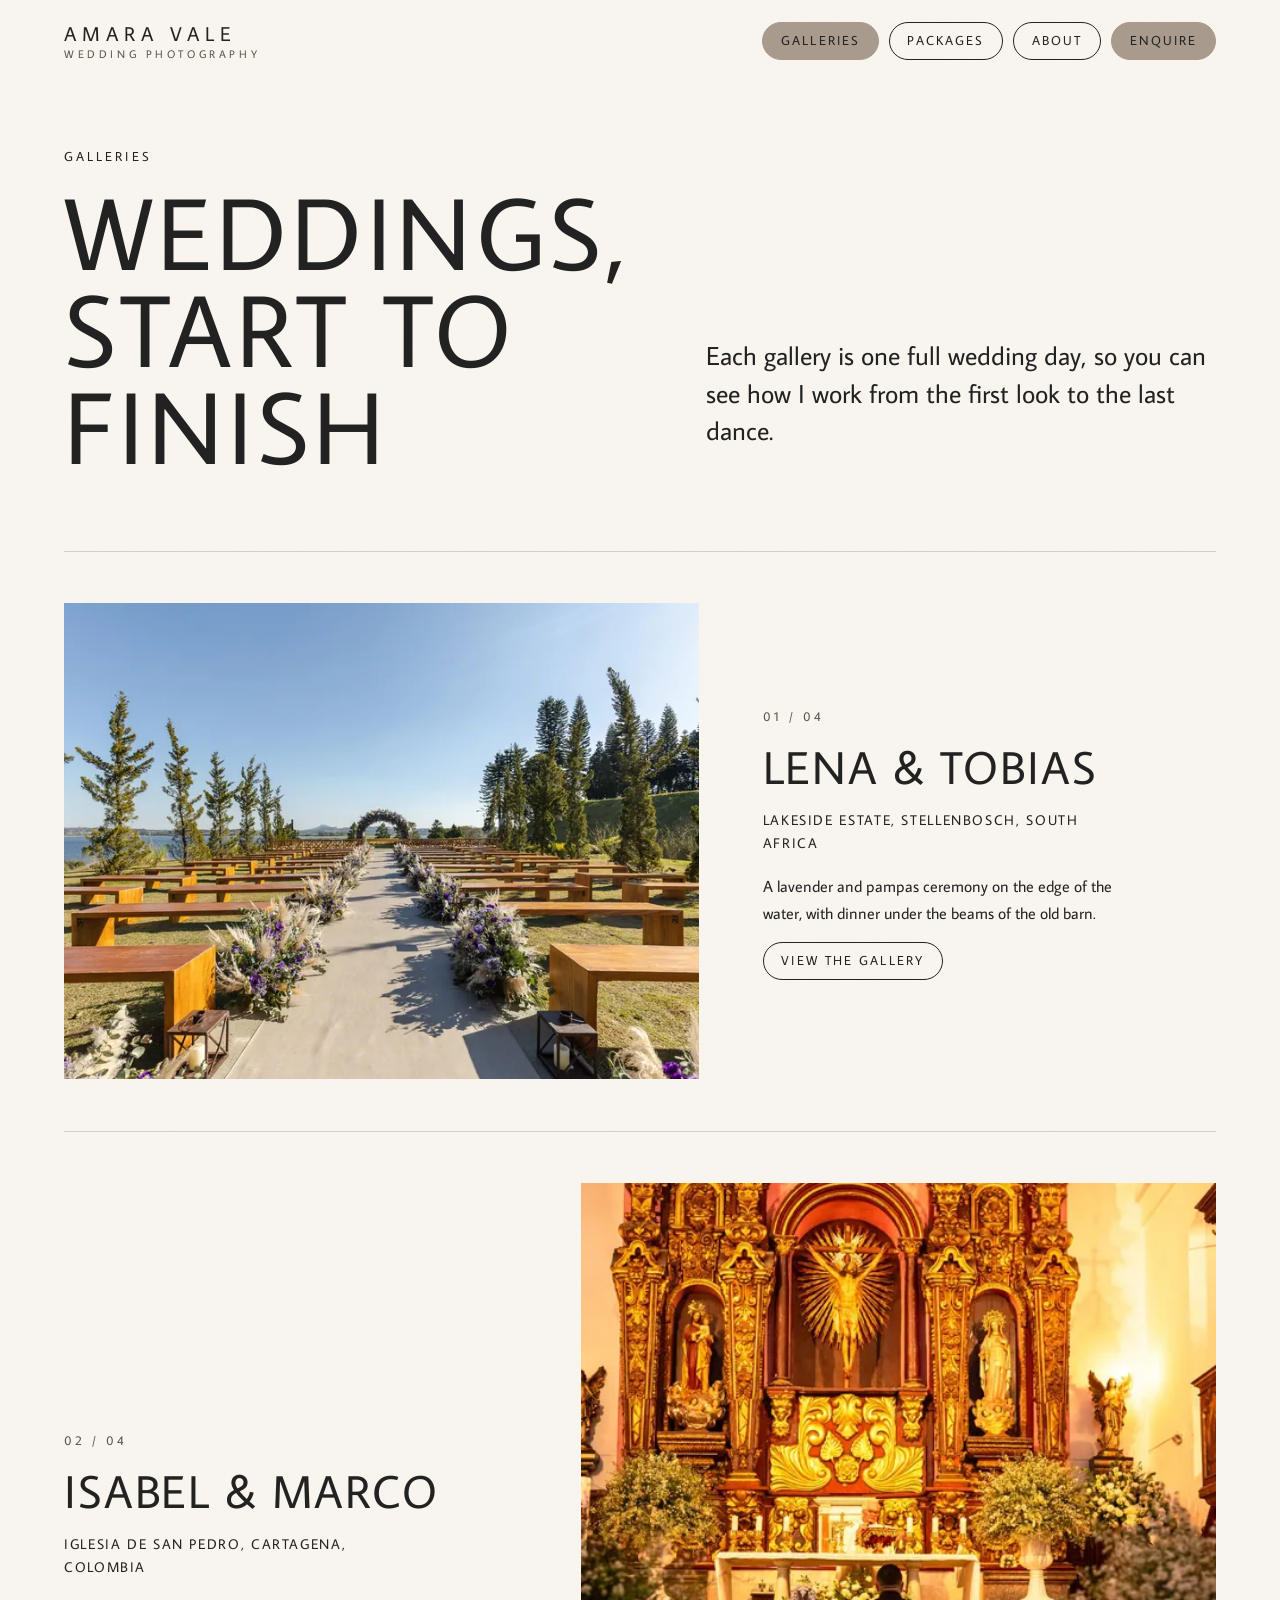
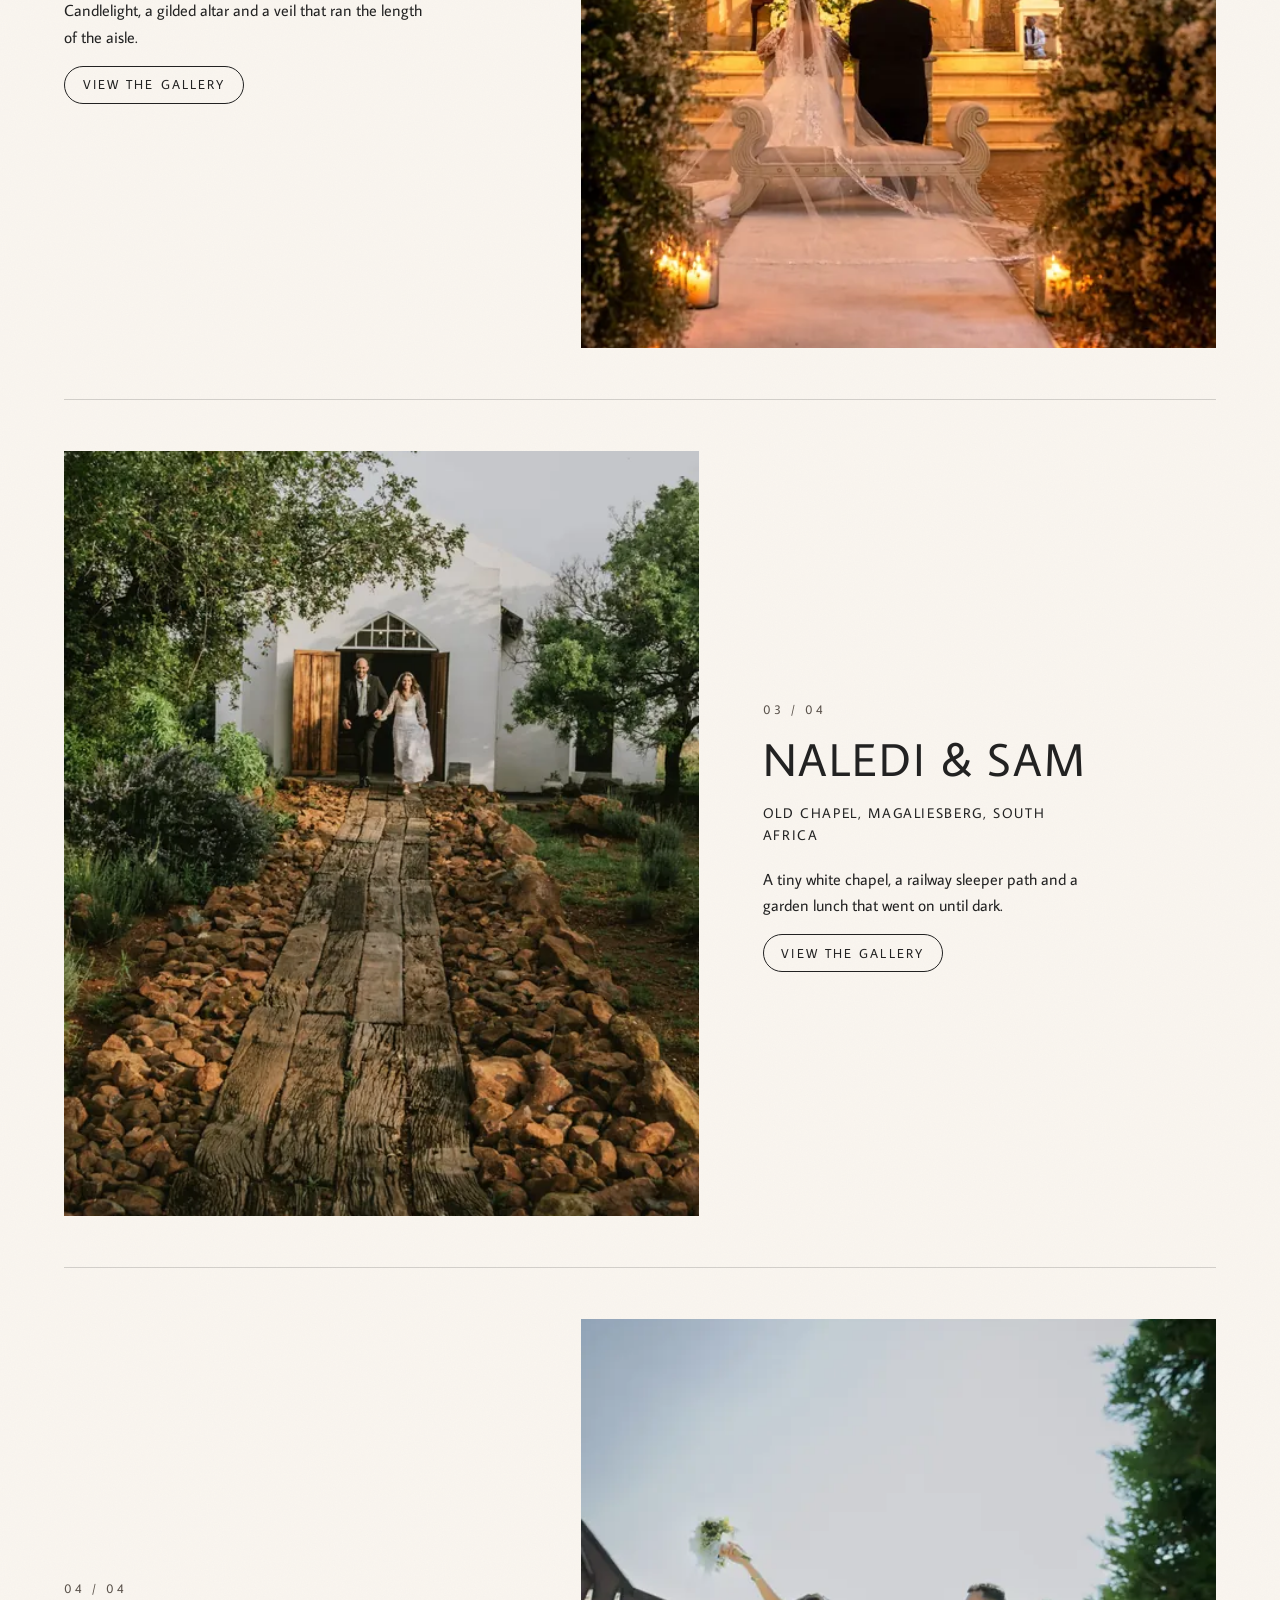
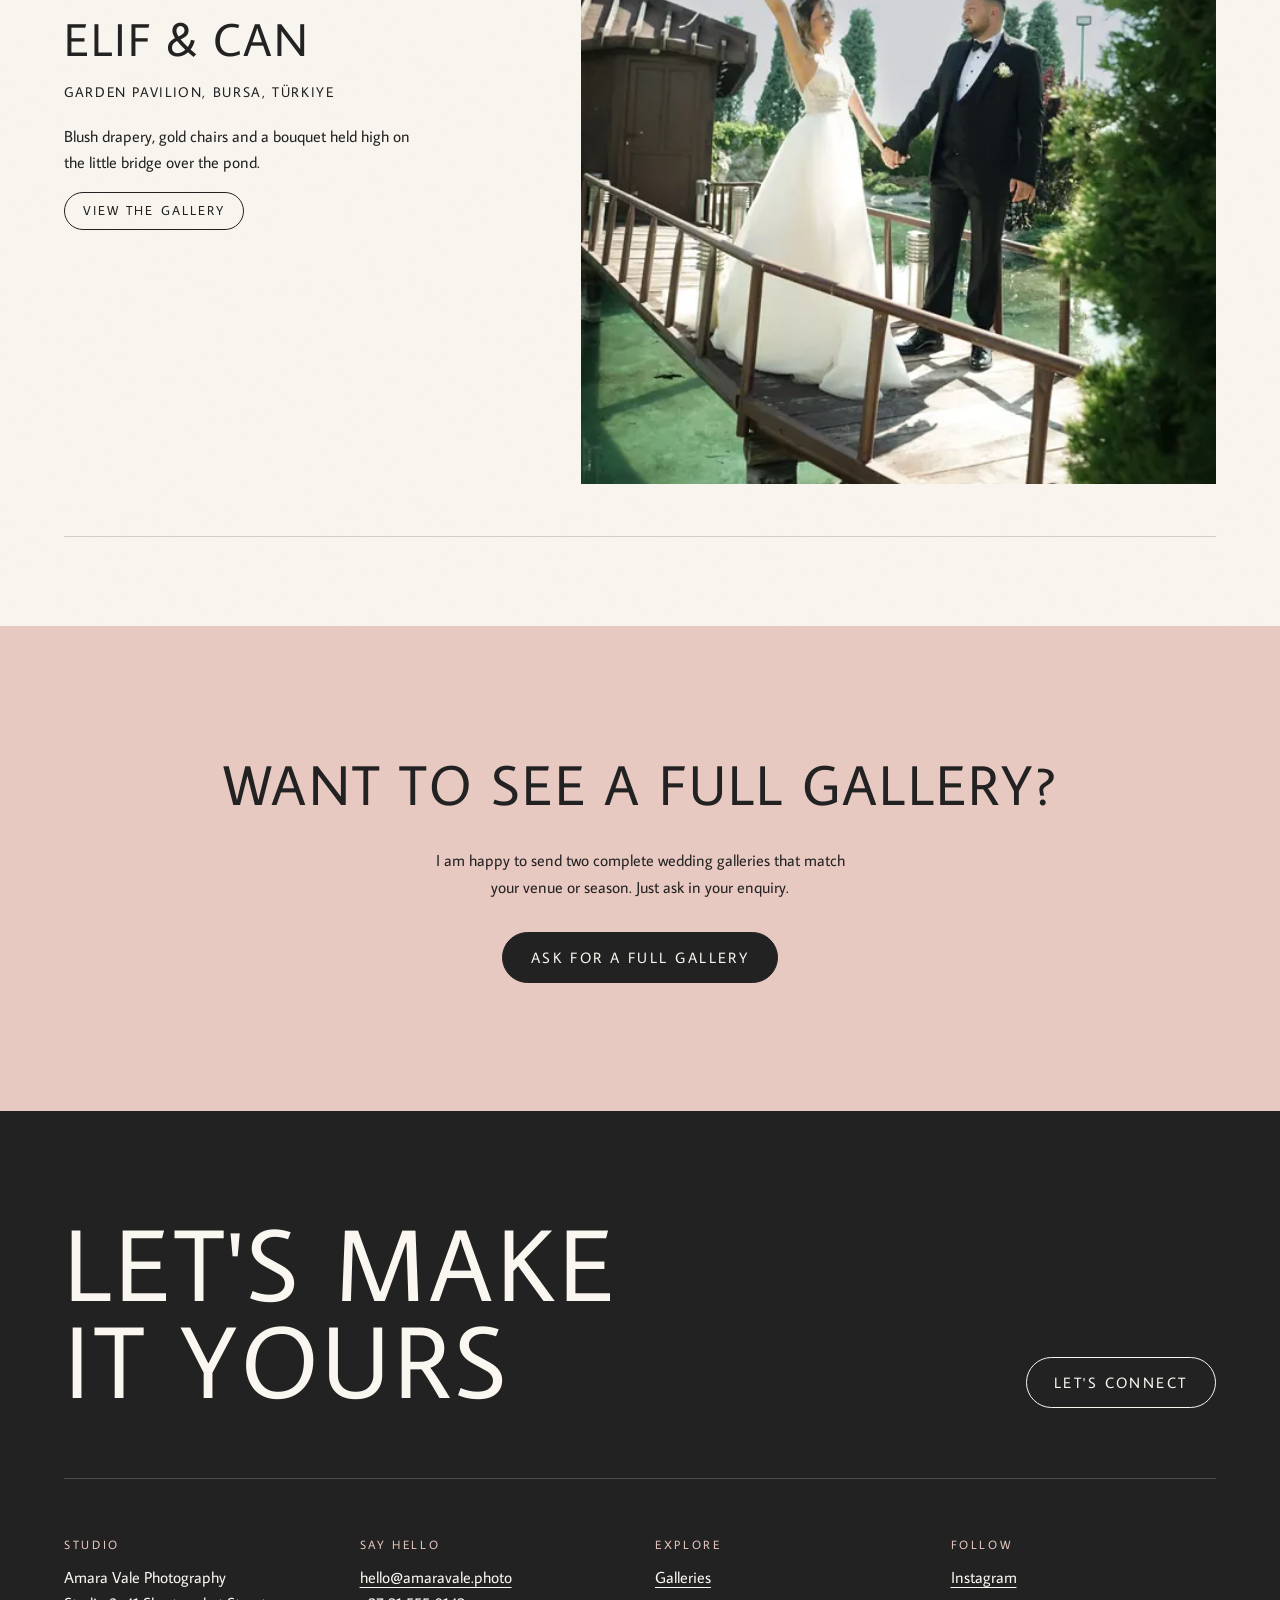
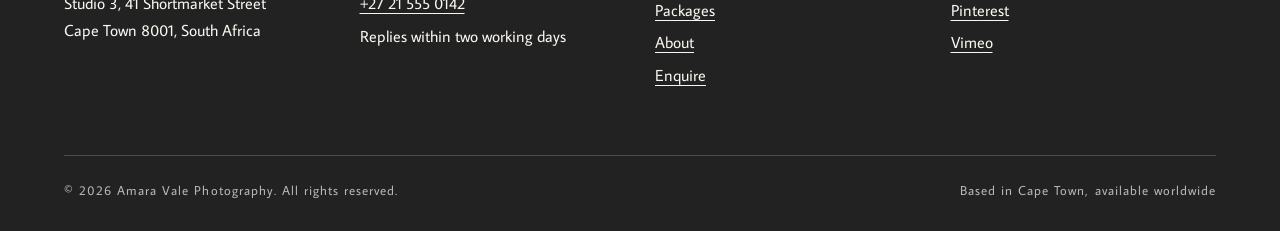
<file: galleries.html>
<!DOCTYPE html>
<html lang="en">
<head>
<meta charset="utf-8">
<meta name="viewport" content="width=device-width, initial-scale=1, viewport-fit=cover">
<title>Galleries | Amara Vale Wedding Photography</title>
<meta name="description" content="Wedding galleries by Amara Vale, from Stellenbosch to Cartagena.">
<meta name="theme-color" content="#FAF6F0">
<link rel="preconnect" href="https://fonts.googleapis.com">
<link rel="preconnect" href="https://fonts.gstatic.com" crossorigin>
<link href="https://fonts.googleapis.com/css2?family=Average+Sans&display=swap" rel="stylesheet">
<link rel="stylesheet" href="assets/css/style.css">
</head>
<body>
<a class="skip" href="#main">Skip to content</a>
<header class="site-header">
  <div class="wrap">
    <a class="brand" href="index.html" aria-label="Amara Vale Photography, home"><b>Amara Vale</b><small>Wedding Photography</small></a>
    <nav class="nav" aria-label="Main"><a class="pill" href="galleries.html" aria-current="page">Galleries</a><a class="pill" href="packages.html">Packages</a><a class="pill" href="about.html">About</a><a class="pill pill--fill" href="enquire.html">Enquire</a></nav>
    <button class="pill menu-btn" type="button" aria-expanded="false" aria-controls="mobile-nav">Menu</button>
  </div>
</header>
<div class="mobile-nav" id="mobile-nav" aria-label="Menu">
  <div class="mn-top"><a class="brand" href="index.html"><b>Amara Vale</b><small>Wedding Photography</small></a><button class="pill mn-close" type="button">Close</button></div>
  <ul><li><a href="index.html">Home</a></li><li><a href="galleries.html" aria-current="page">Galleries</a></li><li><a href="packages.html">Packages</a></li><li><a href="about.html">About</a></li><li><a href="enquire.html">Enquire</a></li></ul>
  <div class="mn-foot"><p>hello@amaravale.photo<br>+27 21 555 0142</p></div>
</div>
<main id="main">

<section class="page-head">
  <div class="wrap page-head-grid">
    <div><span class="eyebrow">Galleries</span><h1 class="display">Weddings, start to finish</h1></div>
    <p class="lead">Each gallery is one full wedding day, so you can see how I work from the first look to the last dance.</p>
  </div>
</section>
<section class="section--tight" style="padding-top:0">
  <div class="wrap"><div>
      <article class="wedding-row">
        <a class="wedding-media" href="gallery-lena-tobias.html"><img src="assets/img/lakeside-aisle-1600.webp" srcset="assets/img/lakeside-aisle-800.webp 800w, assets/img/lakeside-aisle-1600.webp 1600w, assets/img/lakeside-aisle-2400.webp 2400w" sizes="(max-width:900px) 100vw, 58vw" width="1600" height="1066" alt="Wooden benches lining a lavender aisle beside a lake" loading="lazy" decoding="async"></a>
        <div class="wedding-info">
          <span class="num">01 / 04</span>
          <h3>Lena &amp; Tobias</h3>
          <p class="where">Lakeside Estate, Stellenbosch, South Africa</p>
          <p>A lavender and pampas ceremony on the edge of the water, with dinner under the beams of the old barn.</p>
          <a class="pill" href="gallery-lena-tobias.html">View the gallery</a>
        </div>
      </article>
      <article class="wedding-row">
        <a class="wedding-media portrait" href="gallery-isabel-marco.html"><img src="assets/img/church-altar-1600.webp" srcset="assets/img/church-altar-800.webp 800w, assets/img/church-altar-1600.webp 1600w, assets/img/church-altar-2400.webp 2400w" sizes="(max-width:900px) 100vw, 58vw" width="1068" height="1600" alt="Bride and groom kneeling at a gilded church altar" loading="lazy" decoding="async"></a>
        <div class="wedding-info">
          <span class="num">02 / 04</span>
          <h3>Isabel &amp; Marco</h3>
          <p class="where">Iglesia de San Pedro, Cartagena, Colombia</p>
          <p>Candlelight, a gilded altar and a veil that ran the length of the aisle.</p>
          <a class="pill" href="gallery-isabel-marco.html">View the gallery</a>
        </div>
      </article>
      <article class="wedding-row">
        <a class="wedding-media portrait" href="gallery-naledi-sam.html"><img src="assets/img/chapel-exit-1600.webp" srcset="assets/img/chapel-exit-800.webp 800w, assets/img/chapel-exit-1600.webp 1600w, assets/img/chapel-exit-2400.webp 2400w" sizes="(max-width:900px) 100vw, 58vw" width="1066" height="1600" alt="Newlyweds walking out of a small white chapel onto a wooden path" loading="lazy" decoding="async"></a>
        <div class="wedding-info">
          <span class="num">03 / 04</span>
          <h3>Naledi &amp; Sam</h3>
          <p class="where">Old Chapel, Magaliesberg, South Africa</p>
          <p>A tiny white chapel, a railway sleeper path and a garden lunch that went on until dark.</p>
          <a class="pill" href="gallery-naledi-sam.html">View the gallery</a>
        </div>
      </article>
      <article class="wedding-row">
        <a class="wedding-media portrait" href="gallery-elif-can.html"><img src="assets/img/bridge-couple-1600.webp" srcset="assets/img/bridge-couple-800.webp 800w, assets/img/bridge-couple-1600.webp 1600w, assets/img/bridge-couple-2400.webp 2400w" sizes="(max-width:900px) 100vw, 58vw" width="1066" height="1600" alt="Bride raising her bouquet on a wooden bridge beside the groom" loading="lazy" decoding="async"></a>
        <div class="wedding-info">
          <span class="num">04 / 04</span>
          <h3>Elif &amp; Can</h3>
          <p class="where">Garden Pavilion, Bursa, T&uuml;rkiye</p>
          <p>Blush drapery, gold chairs and a bouquet held high on the little bridge over the pond.</p>
          <a class="pill" href="gallery-elif-can.html">View the gallery</a>
        </div>
      </article>
  </div></div>
</section>
<section class="section section--blush cta">
  <div class="wrap">
    <h2 class="h2" style="margin-bottom:.6em">Want to see a full gallery?</h2>
    <p>I am happy to send two complete wedding galleries that match your venue or season. Just ask in your enquiry.</p>
    <a class="pill pill--dark pill--lg" href="enquire.html">Ask for a full gallery</a>
  </div>
</section>

</main>
<footer class="site-footer">
  <div class="wrap">
    <div class="foot-top">
      <h2 class="display">Let's make it yours</h2>
      <a class="pill pill--lg" href="enquire.html">Let's connect</a>
    </div>
    <div class="foot-cols">
      <div><h4>Studio</h4><p>Amara Vale Photography<br>Studio 3, 41 Shortmarket Street<br>Cape Town 8001, South Africa</p></div>
      <div><h4>Say hello</h4><p><a href="mailto:hello@amaravale.photo">hello@amaravale.photo</a><br><a href="tel:+27215550142">+27 21 555 0142</a></p><p>Replies within two working days</p></div>
      <div><h4>Explore</h4><ul><li><a href="galleries.html">Galleries</a></li><li><a href="packages.html">Packages</a></li><li><a href="about.html">About</a></li><li><a href="enquire.html">Enquire</a></li></ul></div>
      <div><h4>Follow</h4><ul><li><a href="https://instagram.com">Instagram</a></li><li><a href="https://pinterest.com">Pinterest</a></li><li><a href="https://vimeo.com">Vimeo</a></li></ul></div>
    </div>
    <div class="foot-base"><span>&copy; <span data-year>2026</span> Amara Vale Photography. All rights reserved.</span><span>Based in Cape Town, available worldwide</span></div>
  </div>
</footer>
<script src="assets/js/main.js"></script>
</body>
</html>
</file>
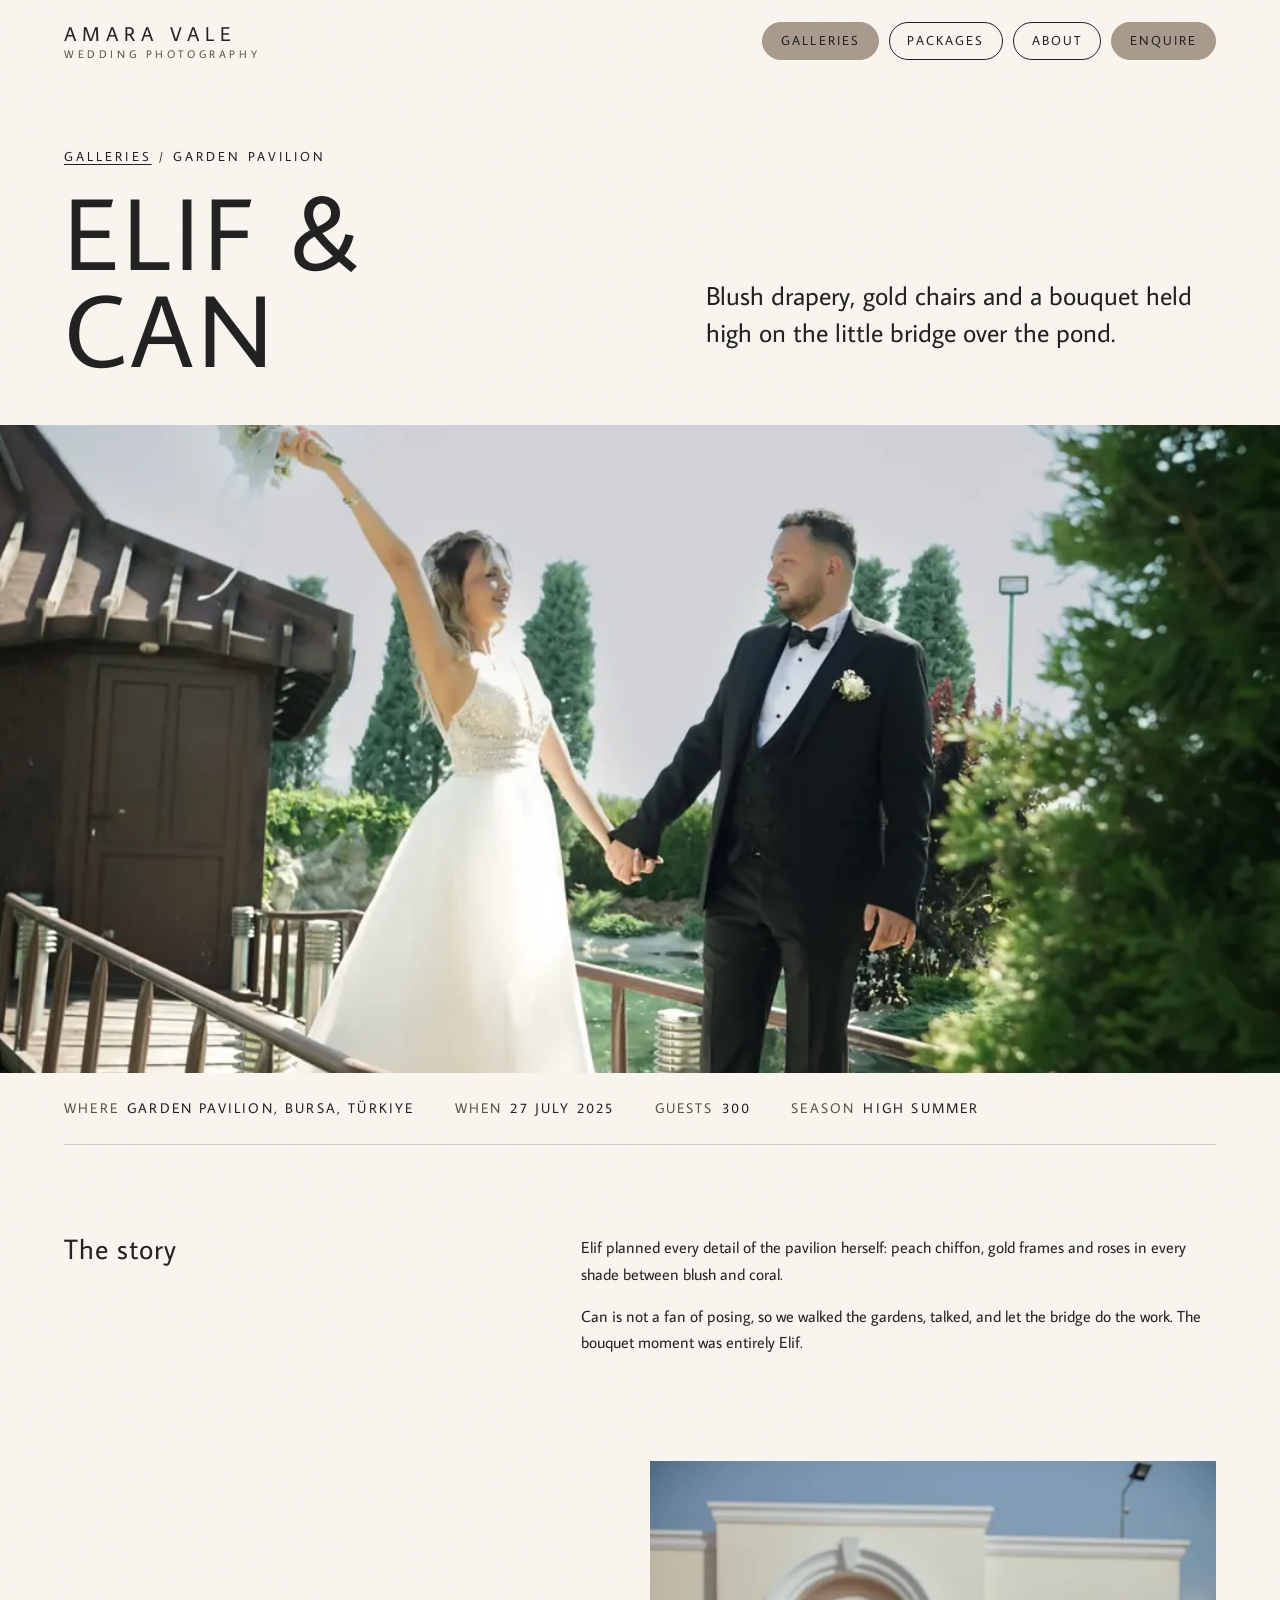
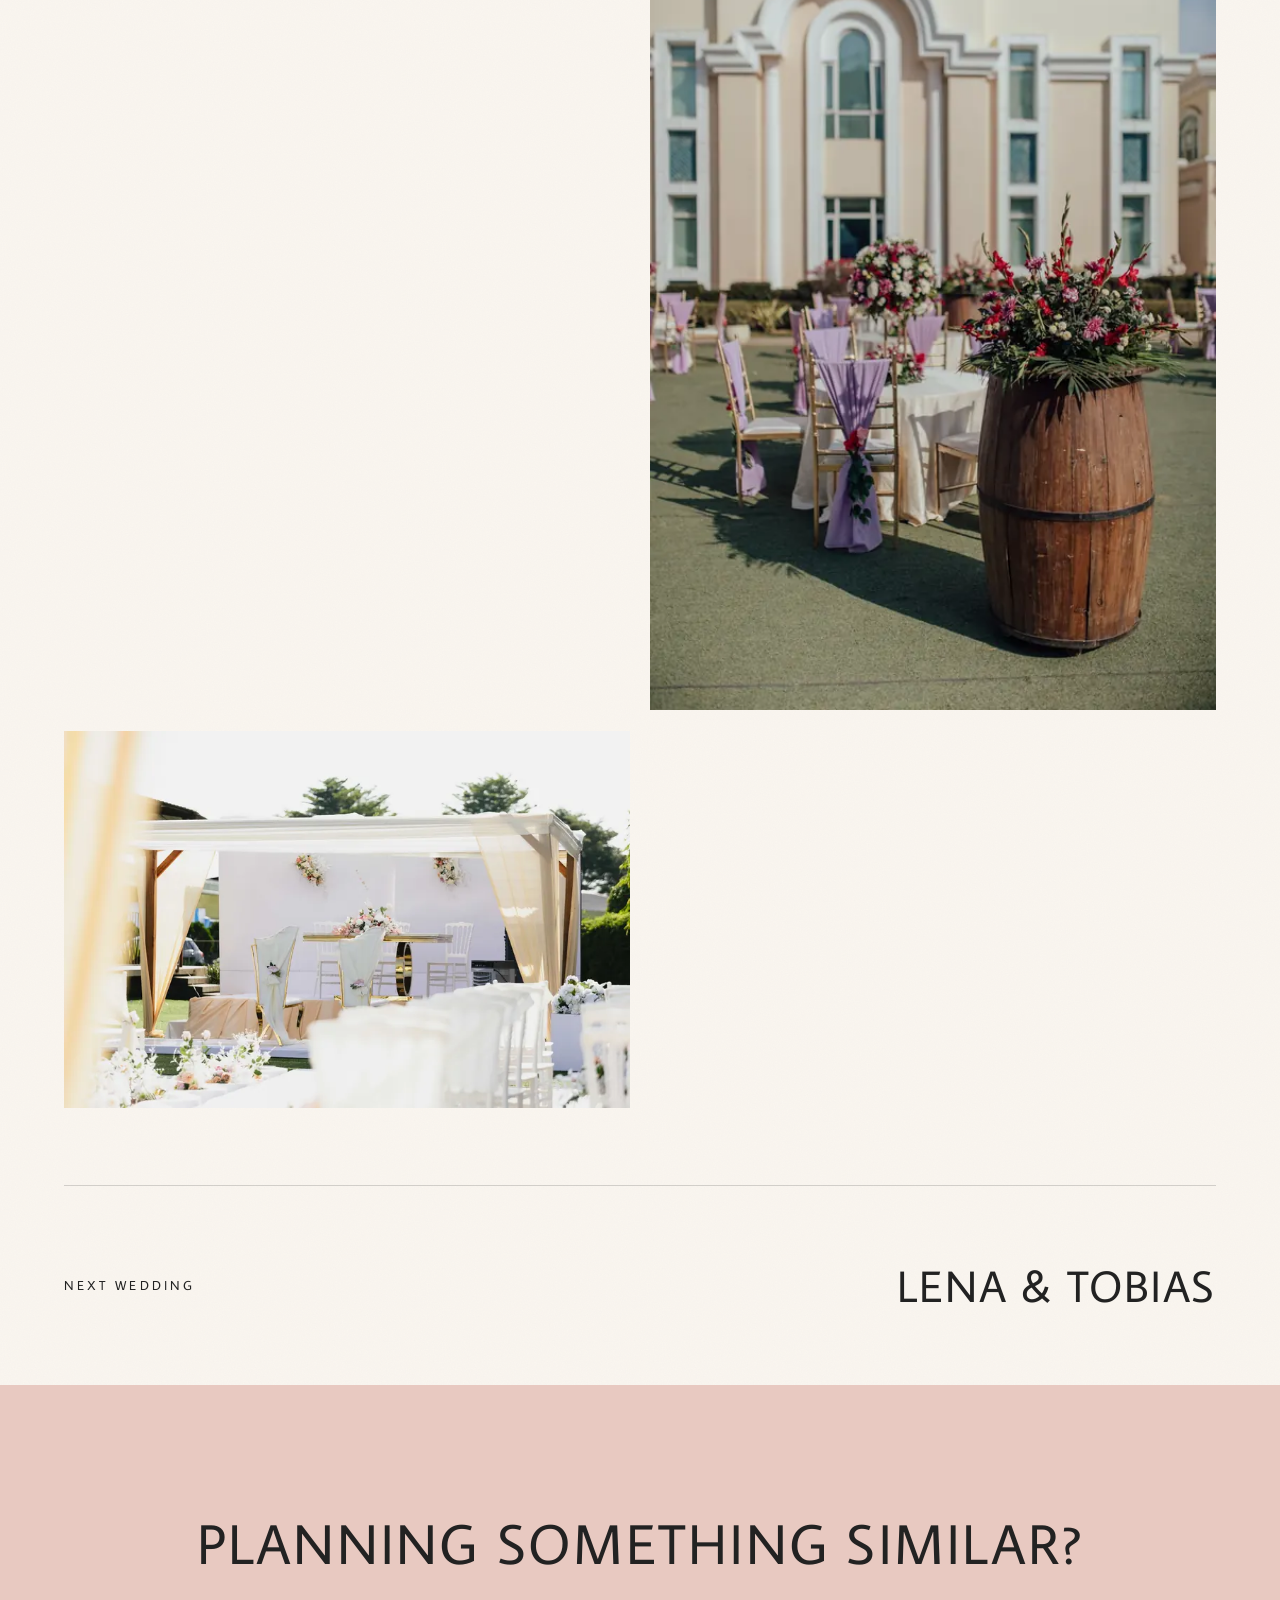
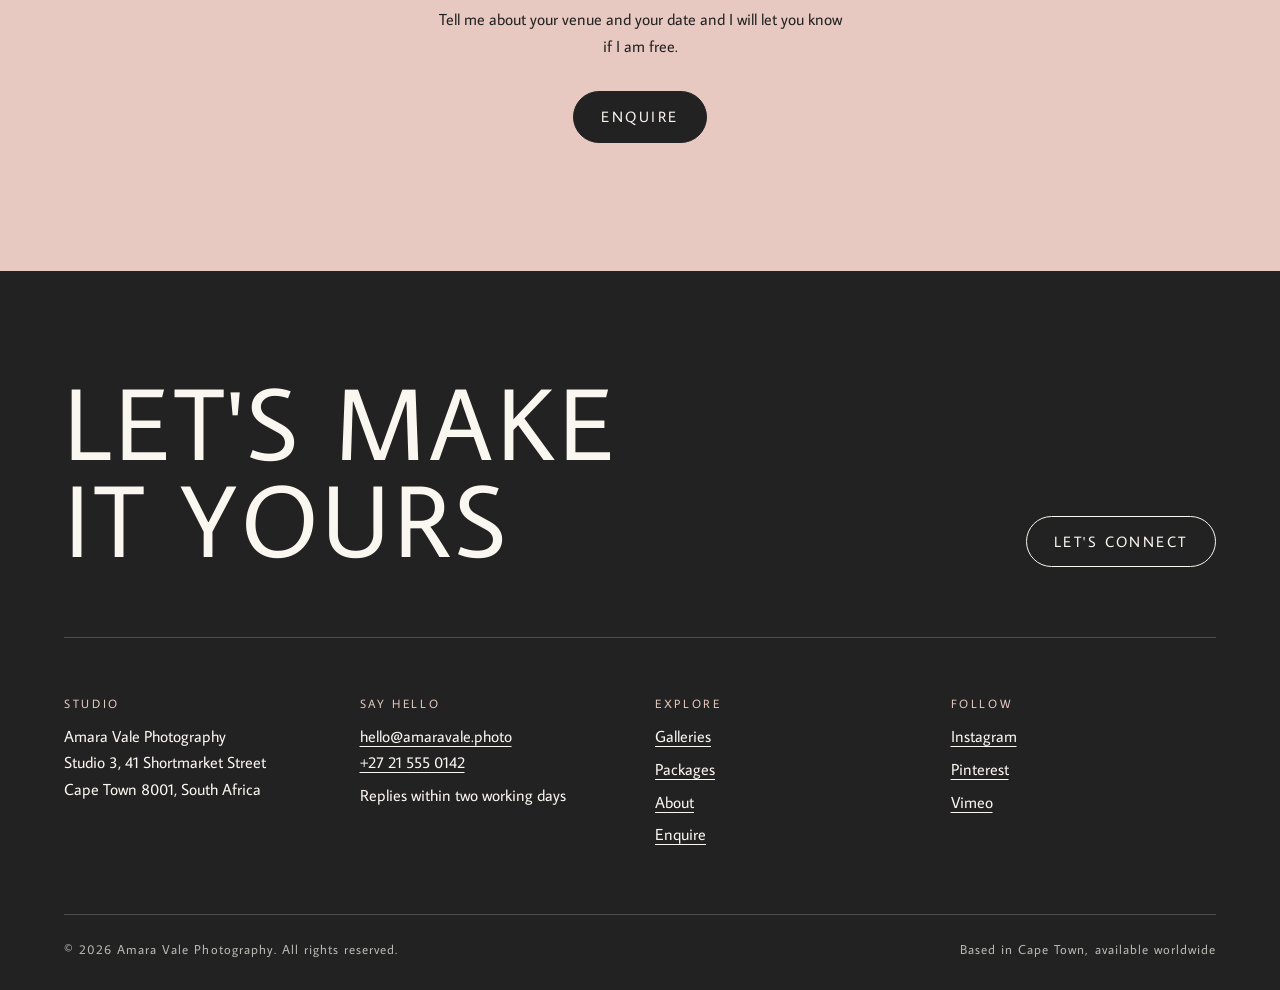
<file: gallery-elif-can.html>
<!DOCTYPE html>
<html lang="en">
<head>
<meta charset="utf-8">
<meta name="viewport" content="width=device-width, initial-scale=1, viewport-fit=cover">
<title>Elif & Can | Amara Vale Wedding Photography</title>
<meta name="description" content="The wedding of Elif and Can at Garden Pavilion, Bursa, photographed by Amara Vale.">
<meta name="theme-color" content="#FAF6F0">
<link rel="preconnect" href="https://fonts.googleapis.com">
<link rel="preconnect" href="https://fonts.gstatic.com" crossorigin>
<link href="https://fonts.googleapis.com/css2?family=Average+Sans&display=swap" rel="stylesheet">
<link rel="stylesheet" href="assets/css/style.css">
</head>
<body>
<a class="skip" href="#main">Skip to content</a>
<header class="site-header">
  <div class="wrap">
    <a class="brand" href="index.html" aria-label="Amara Vale Photography, home"><b>Amara Vale</b><small>Wedding Photography</small></a>
    <nav class="nav" aria-label="Main"><a class="pill" href="galleries.html" aria-current="page">Galleries</a><a class="pill" href="packages.html">Packages</a><a class="pill" href="about.html">About</a><a class="pill pill--fill" href="enquire.html">Enquire</a></nav>
    <button class="pill menu-btn" type="button" aria-expanded="false" aria-controls="mobile-nav">Menu</button>
  </div>
</header>
<div class="mobile-nav" id="mobile-nav" aria-label="Menu">
  <div class="mn-top"><a class="brand" href="index.html"><b>Amara Vale</b><small>Wedding Photography</small></a><button class="pill mn-close" type="button">Close</button></div>
  <ul><li><a href="index.html">Home</a></li><li><a href="galleries.html" aria-current="page">Galleries</a></li><li><a href="packages.html">Packages</a></li><li><a href="about.html">About</a></li><li><a href="enquire.html">Enquire</a></li></ul>
  <div class="mn-foot"><p>hello@amaravale.photo<br>+27 21 555 0142</p></div>
</div>
<main id="main">

<section class="page-head" style="padding-bottom:clamp(24px,4vw,48px)">
  <div class="wrap page-head-grid">
    <div><span class="eyebrow"><a href="galleries.html">Galleries</a> / Garden Pavilion</span><h1 class="display">Elif &amp; Can</h1></div>
    <p class="lead">Blush drapery, gold chairs and a bouquet held high on the little bridge over the pond.</p>
  </div>
</section>
<div class="w-hero"><img src="assets/img/bridge-couple-1600.webp" srcset="assets/img/bridge-couple-800.webp 800w, assets/img/bridge-couple-1600.webp 1600w, assets/img/bridge-couple-2400.webp 2400w" sizes="100vw" width="1066" height="1600" alt="Bride raising her bouquet on a wooden bridge beside the groom" fetchpriority="high"></div>
<div class="wrap">
  <div class="w-facts">
    <span><b>Where</b>Garden Pavilion, Bursa, T&uuml;rkiye</span>
    <span><b>When</b>27 July 2025</span>
    <span><b>Guests</b>300</span>
    <span><b>Season</b>High summer</span>
  </div>
  <div class="w-story">
    <h2 class="h3">The story</h2>
    <div><p>Elif planned every detail of the pavilion herself: peach chiffon, gold frames and roses in every shade between blush and coral.</p><p>Can is not a fan of posing, so we walked the gardens, talked, and let the bridge do the work. The bouquet moment was entirely Elif.</p></div>
  </div>
  <div class="gallery" aria-label="Photos from the wedding of Elif &amp; Can"><a href="assets/img/bridge-couple-1600.webp" data-large="assets/img/bridge-couple-2400.webp"><img src="assets/img/bridge-couple-1600.webp" srcset="assets/img/bridge-couple-800.webp 800w, assets/img/bridge-couple-1600.webp 1600w, assets/img/bridge-couple-2400.webp 2400w" sizes="(max-width:600px) 100vw, 50vw" width="1066" height="1600" alt="Bride raising her bouquet on a bridge, groom holding her hand" loading="lazy" decoding="async"></a><a href="assets/img/gazebo-table-1600.webp" data-large="assets/img/gazebo-table-2400.webp"><img src="assets/img/gazebo-table-1600.webp" srcset="assets/img/gazebo-table-800.webp 800w, assets/img/gazebo-table-1600.webp 1600w, assets/img/gazebo-table-2400.webp 2400w" sizes="(max-width:600px) 100vw, 50vw" width="1600" height="1066" alt="Sweetheart table under a draped wooden pavilion" loading="lazy" decoding="async"></a><a href="assets/img/barrel-florals-1600.webp" data-large="assets/img/barrel-florals-2400.webp"><img src="assets/img/barrel-florals-1600.webp" srcset="assets/img/barrel-florals-800.webp 800w, assets/img/barrel-florals-1600.webp 1600w, assets/img/barrel-florals-2400.webp 2400w" sizes="(max-width:600px) 100vw, 50vw" width="1066" height="1600" alt="Wine barrel topped with red and pink flowers beside lilac chairs" loading="lazy" decoding="async"></a></div>
  <div class="w-next">
    <span class="eyebrow" style="margin:0">Next wedding</span>
    <a class="big" href="gallery-lena-tobias.html">Lena &amp; Tobias</a>
  </div>
</div>
<section class="section section--blush cta">
  <div class="wrap">
    <h2 class="h2" style="margin-bottom:.6em">Planning something similar?</h2>
    <p>Tell me about your venue and your date and I will let you know if I am free.</p>
    <a class="pill pill--dark pill--lg" href="enquire.html">Enquire</a>
  </div>
</section>

</main>
<footer class="site-footer">
  <div class="wrap">
    <div class="foot-top">
      <h2 class="display">Let's make it yours</h2>
      <a class="pill pill--lg" href="enquire.html">Let's connect</a>
    </div>
    <div class="foot-cols">
      <div><h4>Studio</h4><p>Amara Vale Photography<br>Studio 3, 41 Shortmarket Street<br>Cape Town 8001, South Africa</p></div>
      <div><h4>Say hello</h4><p><a href="mailto:hello@amaravale.photo">hello@amaravale.photo</a><br><a href="tel:+27215550142">+27 21 555 0142</a></p><p>Replies within two working days</p></div>
      <div><h4>Explore</h4><ul><li><a href="galleries.html">Galleries</a></li><li><a href="packages.html">Packages</a></li><li><a href="about.html">About</a></li><li><a href="enquire.html">Enquire</a></li></ul></div>
      <div><h4>Follow</h4><ul><li><a href="https://instagram.com">Instagram</a></li><li><a href="https://pinterest.com">Pinterest</a></li><li><a href="https://vimeo.com">Vimeo</a></li></ul></div>
    </div>
    <div class="foot-base"><span>&copy; <span data-year>2026</span> Amara Vale Photography. All rights reserved.</span><span>Based in Cape Town, available worldwide</span></div>
  </div>
</footer>
<script src="assets/js/main.js"></script>
</body>
</html>
</file>
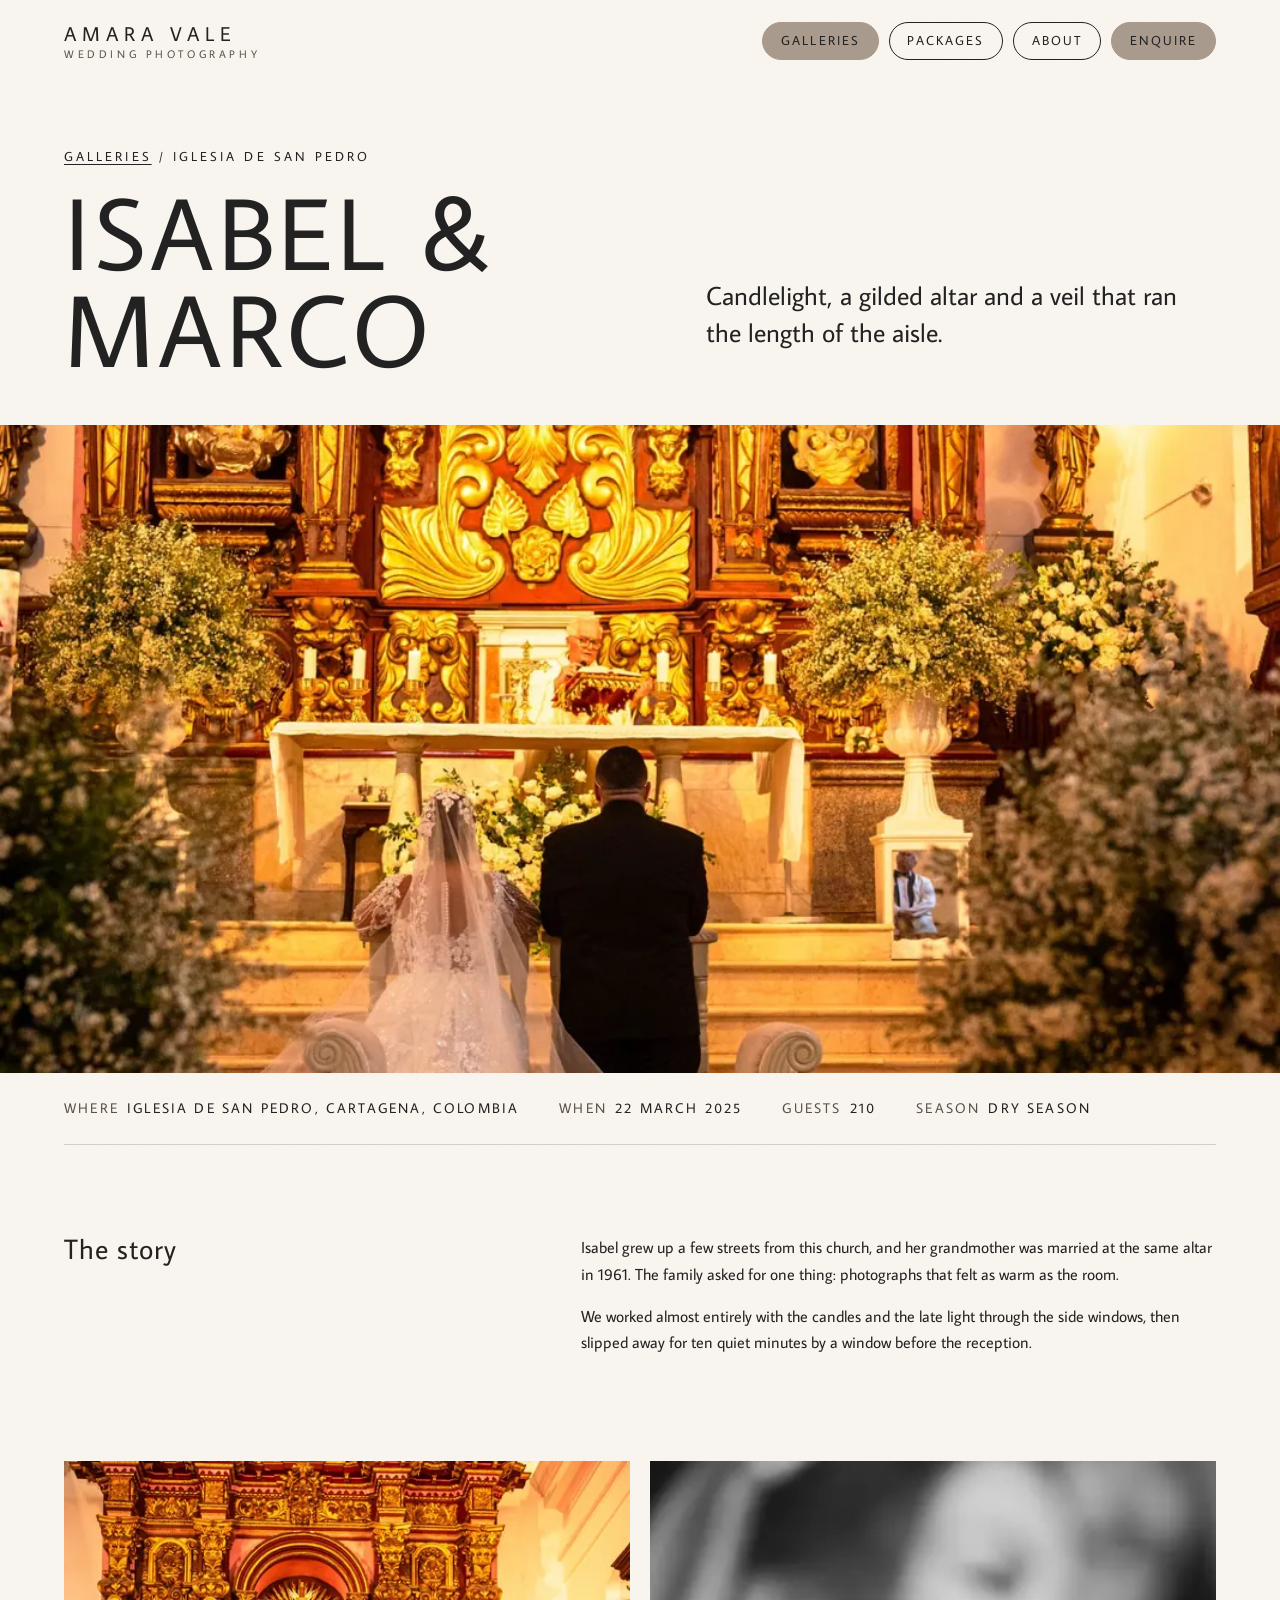
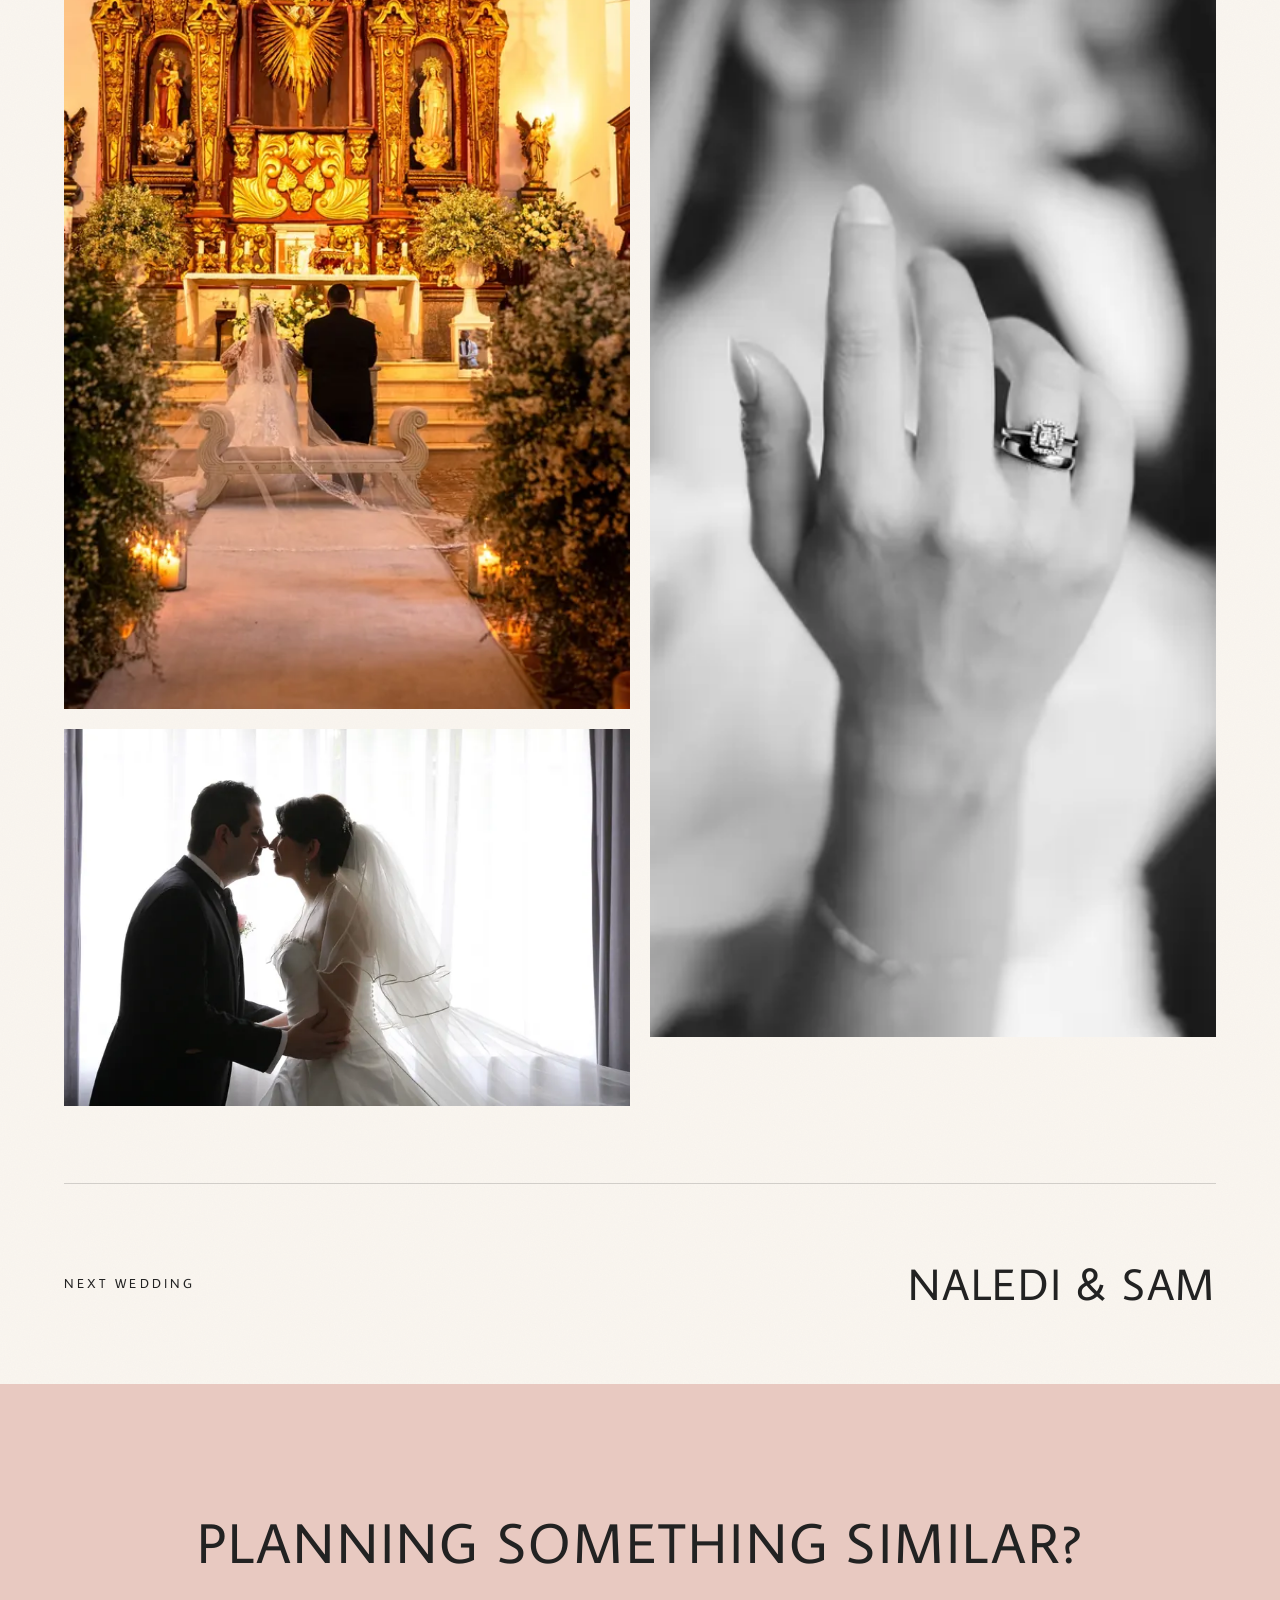
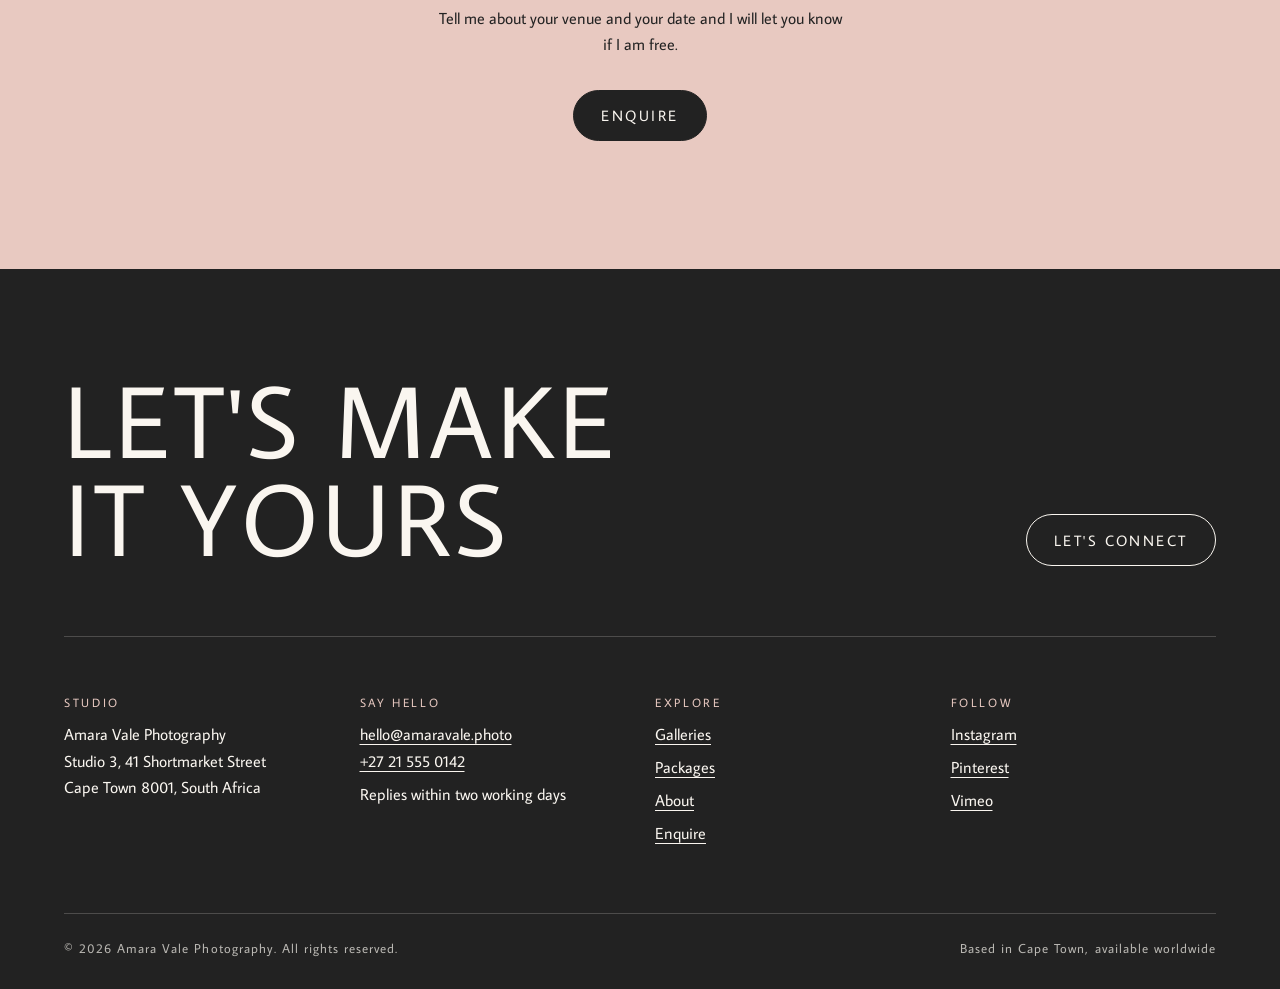
<file: gallery-isabel-marco.html>
<!DOCTYPE html>
<html lang="en">
<head>
<meta charset="utf-8">
<meta name="viewport" content="width=device-width, initial-scale=1, viewport-fit=cover">
<title>Isabel & Marco | Amara Vale Wedding Photography</title>
<meta name="description" content="The wedding of Isabel and Marco at Iglesia de San Pedro, Cartagena, photographed by Amara Vale.">
<meta name="theme-color" content="#FAF6F0">
<link rel="preconnect" href="https://fonts.googleapis.com">
<link rel="preconnect" href="https://fonts.gstatic.com" crossorigin>
<link href="https://fonts.googleapis.com/css2?family=Average+Sans&display=swap" rel="stylesheet">
<link rel="stylesheet" href="assets/css/style.css">
</head>
<body>
<a class="skip" href="#main">Skip to content</a>
<header class="site-header">
  <div class="wrap">
    <a class="brand" href="index.html" aria-label="Amara Vale Photography, home"><b>Amara Vale</b><small>Wedding Photography</small></a>
    <nav class="nav" aria-label="Main"><a class="pill" href="galleries.html" aria-current="page">Galleries</a><a class="pill" href="packages.html">Packages</a><a class="pill" href="about.html">About</a><a class="pill pill--fill" href="enquire.html">Enquire</a></nav>
    <button class="pill menu-btn" type="button" aria-expanded="false" aria-controls="mobile-nav">Menu</button>
  </div>
</header>
<div class="mobile-nav" id="mobile-nav" aria-label="Menu">
  <div class="mn-top"><a class="brand" href="index.html"><b>Amara Vale</b><small>Wedding Photography</small></a><button class="pill mn-close" type="button">Close</button></div>
  <ul><li><a href="index.html">Home</a></li><li><a href="galleries.html" aria-current="page">Galleries</a></li><li><a href="packages.html">Packages</a></li><li><a href="about.html">About</a></li><li><a href="enquire.html">Enquire</a></li></ul>
  <div class="mn-foot"><p>hello@amaravale.photo<br>+27 21 555 0142</p></div>
</div>
<main id="main">

<section class="page-head" style="padding-bottom:clamp(24px,4vw,48px)">
  <div class="wrap page-head-grid">
    <div><span class="eyebrow"><a href="galleries.html">Galleries</a> / Iglesia de San Pedro</span><h1 class="display">Isabel &amp; Marco</h1></div>
    <p class="lead">Candlelight, a gilded altar and a veil that ran the length of the aisle.</p>
  </div>
</section>
<div class="w-hero"><img src="assets/img/church-altar-1600.webp" srcset="assets/img/church-altar-800.webp 800w, assets/img/church-altar-1600.webp 1600w, assets/img/church-altar-2400.webp 2400w" sizes="100vw" width="1068" height="1600" alt="Bride and groom kneeling at a gilded church altar" fetchpriority="high"></div>
<div class="wrap">
  <div class="w-facts">
    <span><b>Where</b>Iglesia de San Pedro, Cartagena, Colombia</span>
    <span><b>When</b>22 March 2025</span>
    <span><b>Guests</b>210</span>
    <span><b>Season</b>Dry season</span>
  </div>
  <div class="w-story">
    <h2 class="h3">The story</h2>
    <div><p>Isabel grew up a few streets from this church, and her grandmother was married at the same altar in 1961. The family asked for one thing: photographs that felt as warm as the room.</p><p>We worked almost entirely with the candles and the late light through the side windows, then slipped away for ten quiet minutes by a window before the reception.</p></div>
  </div>
  <div class="gallery" aria-label="Photos from the wedding of Isabel &amp; Marco"><a href="assets/img/church-altar-1600.webp" data-large="assets/img/church-altar-2400.webp"><img src="assets/img/church-altar-1600.webp" srcset="assets/img/church-altar-800.webp 800w, assets/img/church-altar-1600.webp 1600w, assets/img/church-altar-2400.webp 2400w" sizes="(max-width:600px) 100vw, 50vw" width="1068" height="1600" alt="Couple kneeling before a golden altar surrounded by white flowers" loading="lazy" decoding="async"></a><a href="assets/img/window-silhouette-1600.webp" data-large="assets/img/window-silhouette-2400.webp"><img src="assets/img/window-silhouette-1600.webp" srcset="assets/img/window-silhouette-800.webp 800w, assets/img/window-silhouette-1600.webp 1600w, assets/img/window-silhouette-2400.webp 2400w" sizes="(max-width:600px) 100vw, 50vw" width="1600" height="1066" alt="Bride and groom in silhouette against a bright window" loading="lazy" decoding="async"></a><a href="assets/img/ring-bw-1600.webp" data-large="assets/img/ring-bw-2400.webp"><img src="assets/img/ring-bw-1600.webp" srcset="assets/img/ring-bw-800.webp 800w, assets/img/ring-bw-1600.webp 1600w, assets/img/ring-bw-2400.webp 2400w" sizes="(max-width:600px) 100vw, 50vw" width="770" height="1600" alt="Black and white photo of a bride showing her rings" loading="lazy" decoding="async"></a></div>
  <div class="w-next">
    <span class="eyebrow" style="margin:0">Next wedding</span>
    <a class="big" href="gallery-naledi-sam.html">Naledi &amp; Sam</a>
  </div>
</div>
<section class="section section--blush cta">
  <div class="wrap">
    <h2 class="h2" style="margin-bottom:.6em">Planning something similar?</h2>
    <p>Tell me about your venue and your date and I will let you know if I am free.</p>
    <a class="pill pill--dark pill--lg" href="enquire.html">Enquire</a>
  </div>
</section>

</main>
<footer class="site-footer">
  <div class="wrap">
    <div class="foot-top">
      <h2 class="display">Let's make it yours</h2>
      <a class="pill pill--lg" href="enquire.html">Let's connect</a>
    </div>
    <div class="foot-cols">
      <div><h4>Studio</h4><p>Amara Vale Photography<br>Studio 3, 41 Shortmarket Street<br>Cape Town 8001, South Africa</p></div>
      <div><h4>Say hello</h4><p><a href="mailto:hello@amaravale.photo">hello@amaravale.photo</a><br><a href="tel:+27215550142">+27 21 555 0142</a></p><p>Replies within two working days</p></div>
      <div><h4>Explore</h4><ul><li><a href="galleries.html">Galleries</a></li><li><a href="packages.html">Packages</a></li><li><a href="about.html">About</a></li><li><a href="enquire.html">Enquire</a></li></ul></div>
      <div><h4>Follow</h4><ul><li><a href="https://instagram.com">Instagram</a></li><li><a href="https://pinterest.com">Pinterest</a></li><li><a href="https://vimeo.com">Vimeo</a></li></ul></div>
    </div>
    <div class="foot-base"><span>&copy; <span data-year>2026</span> Amara Vale Photography. All rights reserved.</span><span>Based in Cape Town, available worldwide</span></div>
  </div>
</footer>
<script src="assets/js/main.js"></script>
</body>
</html>
</file>
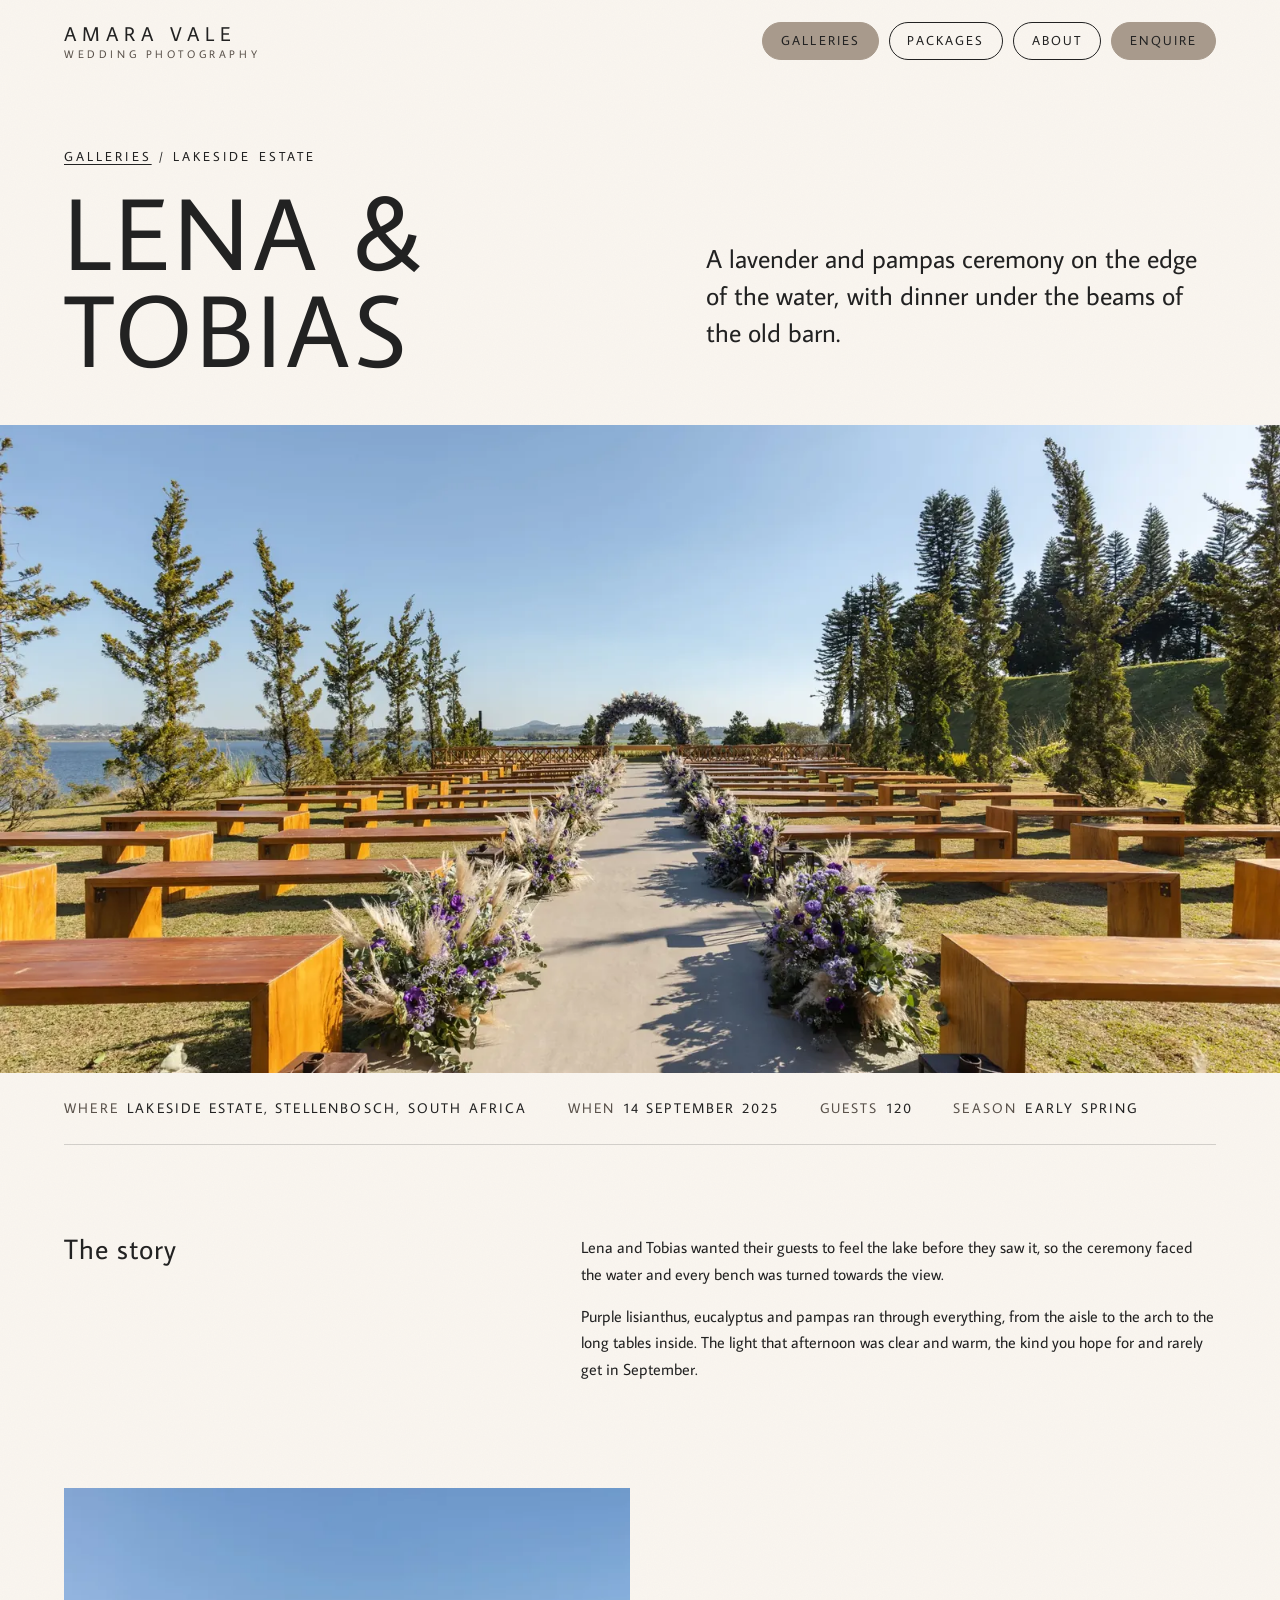
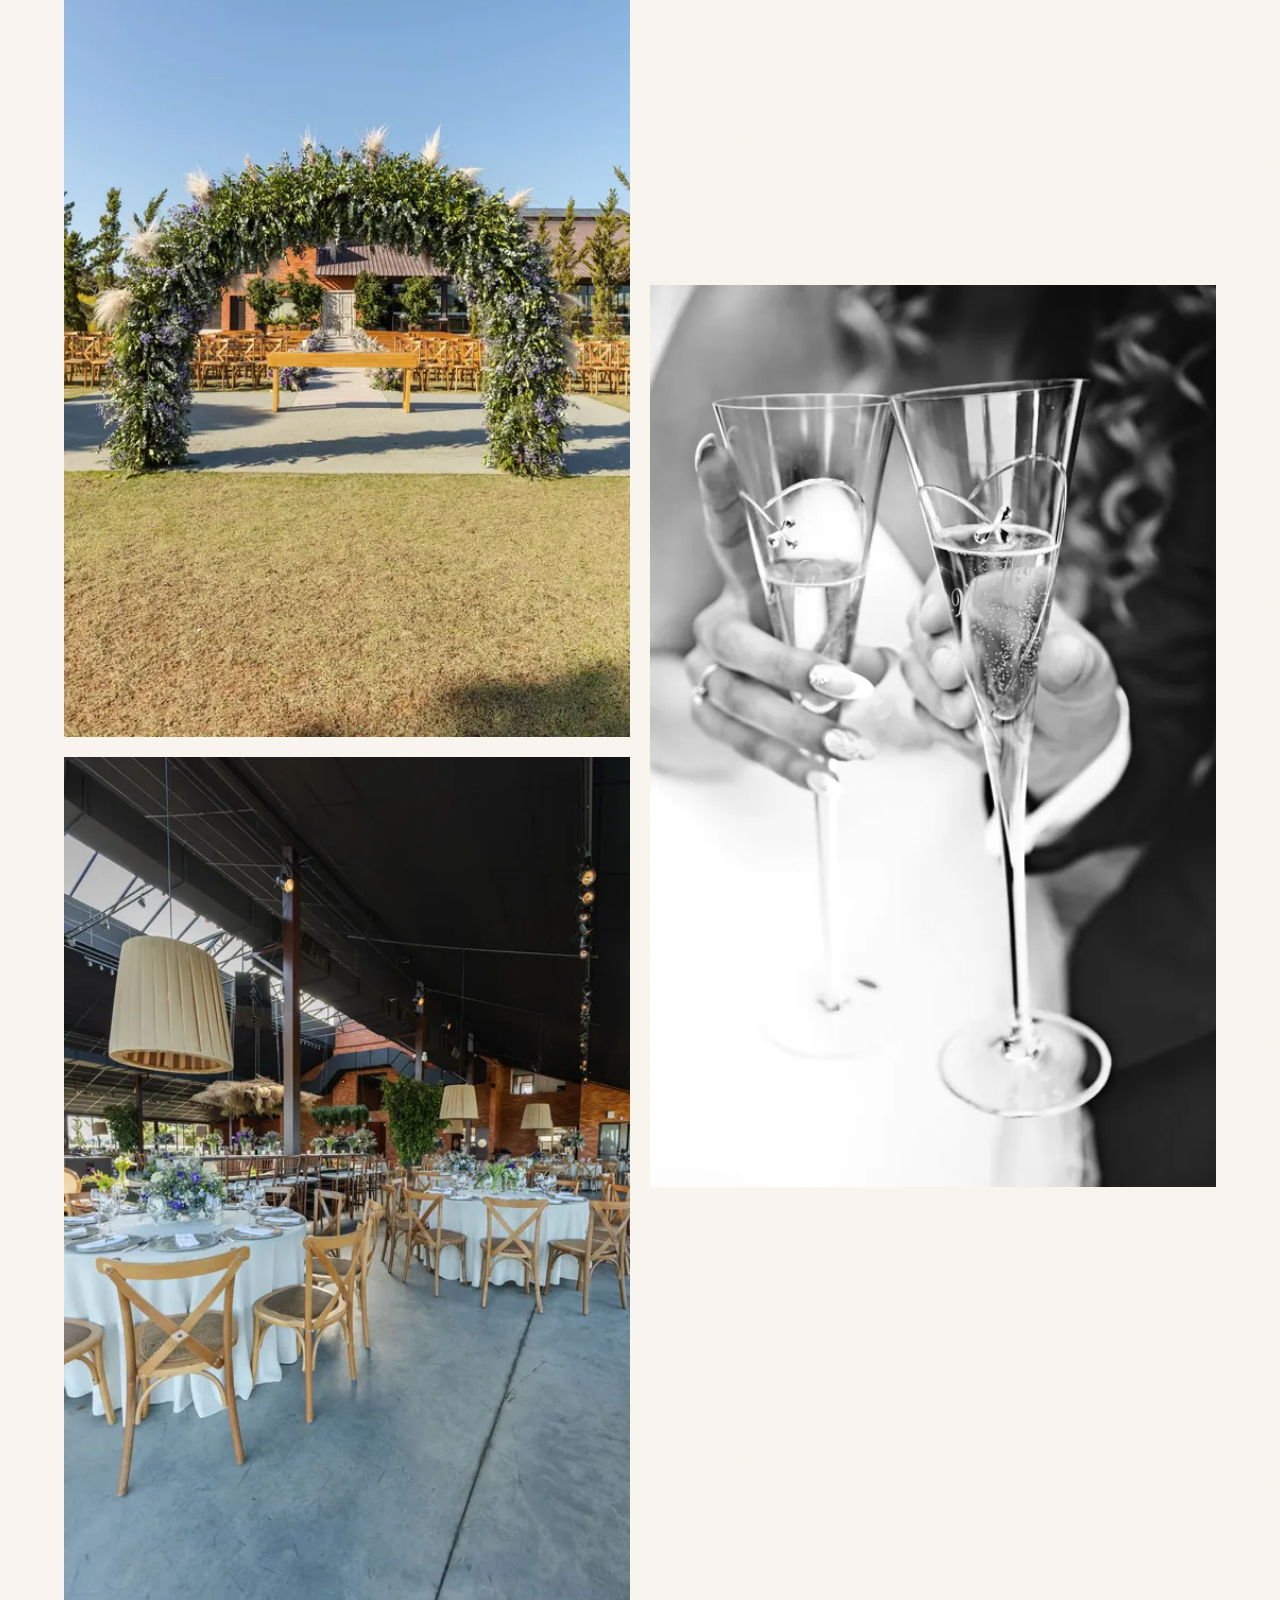
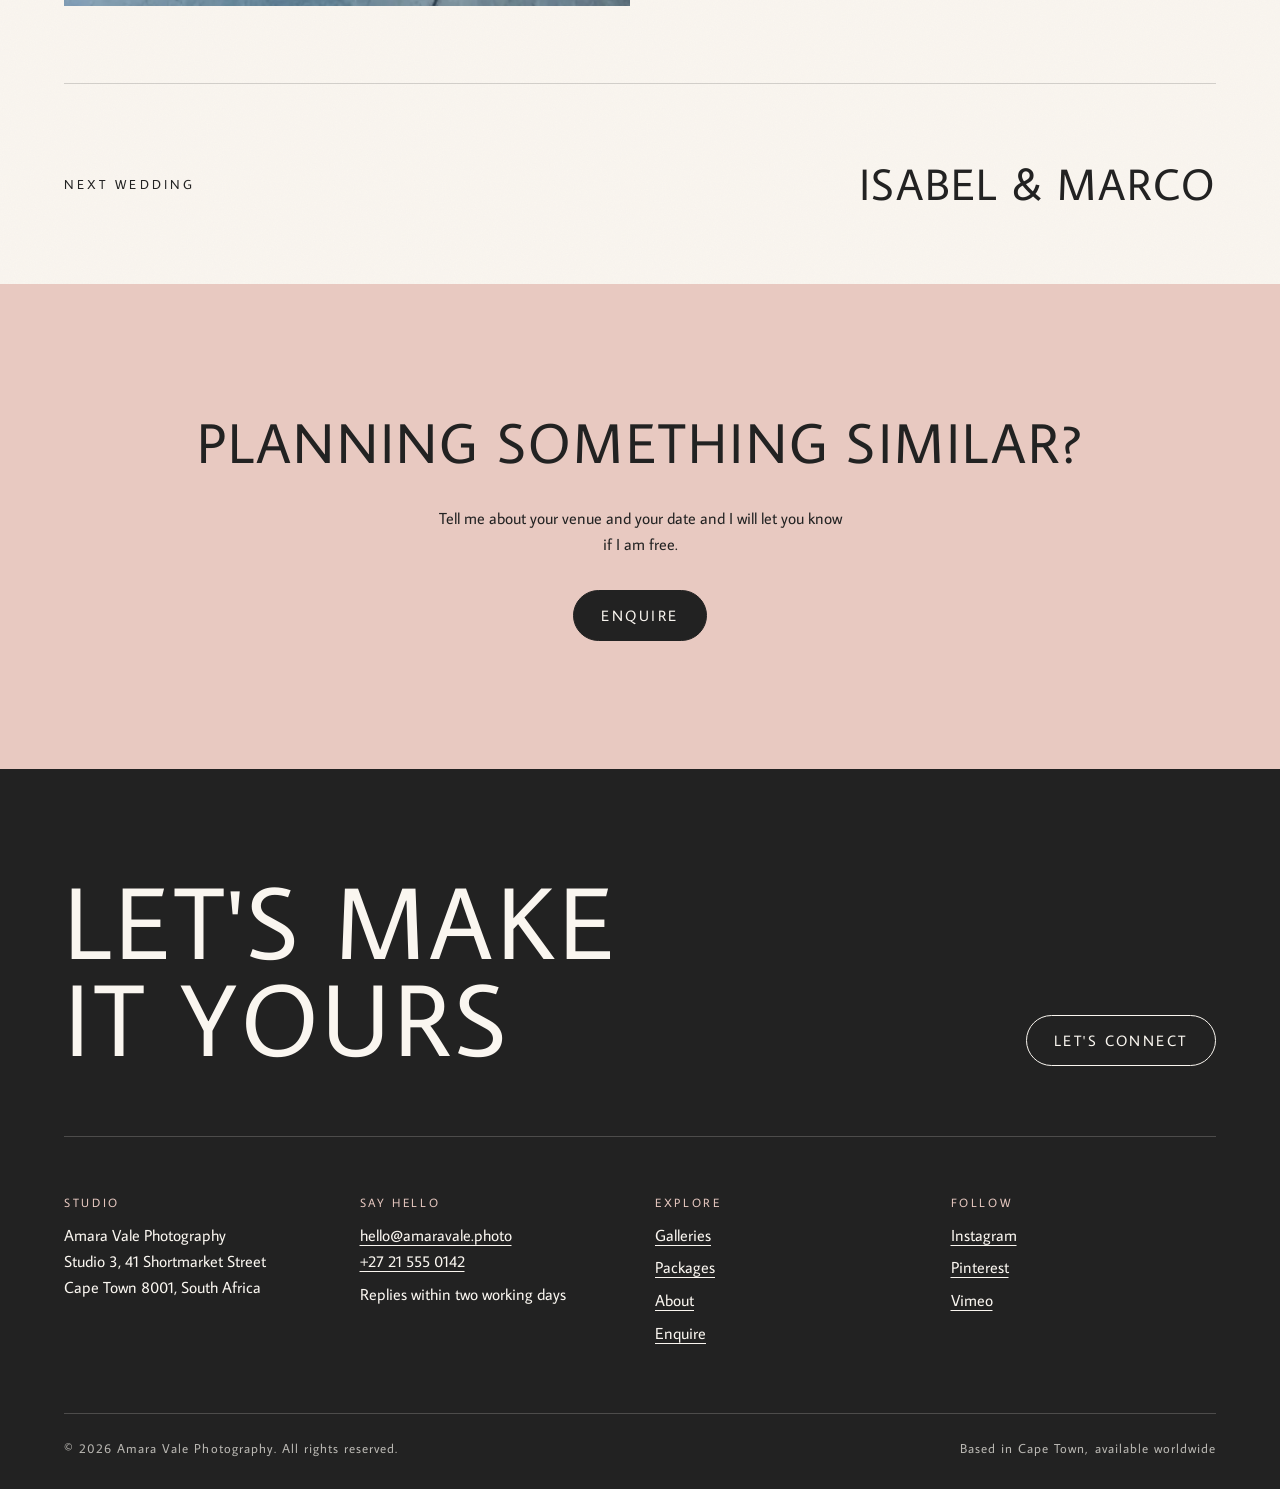
<file: gallery-lena-tobias.html>
<!DOCTYPE html>
<html lang="en">
<head>
<meta charset="utf-8">
<meta name="viewport" content="width=device-width, initial-scale=1, viewport-fit=cover">
<title>Lena & Tobias | Amara Vale Wedding Photography</title>
<meta name="description" content="The wedding of Lena and Tobias at Lakeside Estate, Stellenbosch, photographed by Amara Vale.">
<meta name="theme-color" content="#FAF6F0">
<link rel="preconnect" href="https://fonts.googleapis.com">
<link rel="preconnect" href="https://fonts.gstatic.com" crossorigin>
<link href="https://fonts.googleapis.com/css2?family=Average+Sans&display=swap" rel="stylesheet">
<link rel="stylesheet" href="assets/css/style.css">
</head>
<body>
<a class="skip" href="#main">Skip to content</a>
<header class="site-header">
  <div class="wrap">
    <a class="brand" href="index.html" aria-label="Amara Vale Photography, home"><b>Amara Vale</b><small>Wedding Photography</small></a>
    <nav class="nav" aria-label="Main"><a class="pill" href="galleries.html" aria-current="page">Galleries</a><a class="pill" href="packages.html">Packages</a><a class="pill" href="about.html">About</a><a class="pill pill--fill" href="enquire.html">Enquire</a></nav>
    <button class="pill menu-btn" type="button" aria-expanded="false" aria-controls="mobile-nav">Menu</button>
  </div>
</header>
<div class="mobile-nav" id="mobile-nav" aria-label="Menu">
  <div class="mn-top"><a class="brand" href="index.html"><b>Amara Vale</b><small>Wedding Photography</small></a><button class="pill mn-close" type="button">Close</button></div>
  <ul><li><a href="index.html">Home</a></li><li><a href="galleries.html" aria-current="page">Galleries</a></li><li><a href="packages.html">Packages</a></li><li><a href="about.html">About</a></li><li><a href="enquire.html">Enquire</a></li></ul>
  <div class="mn-foot"><p>hello@amaravale.photo<br>+27 21 555 0142</p></div>
</div>
<main id="main">

<section class="page-head" style="padding-bottom:clamp(24px,4vw,48px)">
  <div class="wrap page-head-grid">
    <div><span class="eyebrow"><a href="galleries.html">Galleries</a> / Lakeside Estate</span><h1 class="display">Lena &amp; Tobias</h1></div>
    <p class="lead">A lavender and pampas ceremony on the edge of the water, with dinner under the beams of the old barn.</p>
  </div>
</section>
<div class="w-hero"><img src="assets/img/lakeside-aisle-1600.webp" srcset="assets/img/lakeside-aisle-800.webp 800w, assets/img/lakeside-aisle-1600.webp 1600w, assets/img/lakeside-aisle-2400.webp 2400w" sizes="100vw" width="1600" height="1066" alt="Wooden benches lining a lavender aisle beside a lake" fetchpriority="high"></div>
<div class="wrap">
  <div class="w-facts">
    <span><b>Where</b>Lakeside Estate, Stellenbosch, South Africa</span>
    <span><b>When</b>14 September 2025</span>
    <span><b>Guests</b>120</span>
    <span><b>Season</b>Early spring</span>
  </div>
  <div class="w-story">
    <h2 class="h3">The story</h2>
    <div><p>Lena and Tobias wanted their guests to feel the lake before they saw it, so the ceremony faced the water and every bench was turned towards the view.</p><p>Purple lisianthus, eucalyptus and pampas ran through everything, from the aisle to the arch to the long tables inside. The light that afternoon was clear and warm, the kind you hope for and rarely get in September.</p></div>
  </div>
  <div class="gallery" aria-label="Photos from the wedding of Lena &amp; Tobias"><a href="assets/img/floral-arch-1600.webp" data-large="assets/img/floral-arch-2400.webp"><img src="assets/img/floral-arch-1600.webp" srcset="assets/img/floral-arch-800.webp 800w, assets/img/floral-arch-1600.webp 1600w, assets/img/floral-arch-2400.webp 2400w" sizes="(max-width:600px) 100vw, 50vw" width="1066" height="1600" alt="Floral arch of eucalyptus, lavender and pampas grass" loading="lazy" decoding="async"></a><a href="assets/img/venue-tables-1600.webp" data-large="assets/img/venue-tables-2400.webp"><img src="assets/img/venue-tables-1600.webp" srcset="assets/img/venue-tables-800.webp 800w, assets/img/venue-tables-1600.webp 1600w, assets/img/venue-tables-2400.webp 2400w" sizes="(max-width:600px) 100vw, 50vw" width="1066" height="1600" alt="Round tables set with lavender florals inside the barn" loading="lazy" decoding="async"></a><a href="assets/img/lakeside-aisle-1600.webp" data-large="assets/img/lakeside-aisle-2400.webp"><img src="assets/img/lakeside-aisle-1600.webp" srcset="assets/img/lakeside-aisle-800.webp 800w, assets/img/lakeside-aisle-1600.webp 1600w, assets/img/lakeside-aisle-2400.webp 2400w" sizes="(max-width:600px) 100vw, 50vw" width="1600" height="1066" alt="Ceremony benches facing the lake" loading="lazy" decoding="async"></a><a href="assets/img/champagne-bw-1600.webp" data-large="assets/img/champagne-bw-2400.webp"><img src="assets/img/champagne-bw-1600.webp" srcset="assets/img/champagne-bw-800.webp 800w, assets/img/champagne-bw-1600.webp 1600w, assets/img/champagne-bw-2400.webp 2400w" sizes="(max-width:600px) 100vw, 50vw" width="1003" height="1600" alt="Black and white close up of two engraved champagne flutes" loading="lazy" decoding="async"></a></div>
  <div class="w-next">
    <span class="eyebrow" style="margin:0">Next wedding</span>
    <a class="big" href="gallery-isabel-marco.html">Isabel &amp; Marco</a>
  </div>
</div>
<section class="section section--blush cta">
  <div class="wrap">
    <h2 class="h2" style="margin-bottom:.6em">Planning something similar?</h2>
    <p>Tell me about your venue and your date and I will let you know if I am free.</p>
    <a class="pill pill--dark pill--lg" href="enquire.html">Enquire</a>
  </div>
</section>

</main>
<footer class="site-footer">
  <div class="wrap">
    <div class="foot-top">
      <h2 class="display">Let's make it yours</h2>
      <a class="pill pill--lg" href="enquire.html">Let's connect</a>
    </div>
    <div class="foot-cols">
      <div><h4>Studio</h4><p>Amara Vale Photography<br>Studio 3, 41 Shortmarket Street<br>Cape Town 8001, South Africa</p></div>
      <div><h4>Say hello</h4><p><a href="mailto:hello@amaravale.photo">hello@amaravale.photo</a><br><a href="tel:+27215550142">+27 21 555 0142</a></p><p>Replies within two working days</p></div>
      <div><h4>Explore</h4><ul><li><a href="galleries.html">Galleries</a></li><li><a href="packages.html">Packages</a></li><li><a href="about.html">About</a></li><li><a href="enquire.html">Enquire</a></li></ul></div>
      <div><h4>Follow</h4><ul><li><a href="https://instagram.com">Instagram</a></li><li><a href="https://pinterest.com">Pinterest</a></li><li><a href="https://vimeo.com">Vimeo</a></li></ul></div>
    </div>
    <div class="foot-base"><span>&copy; <span data-year>2026</span> Amara Vale Photography. All rights reserved.</span><span>Based in Cape Town, available worldwide</span></div>
  </div>
</footer>
<script src="assets/js/main.js"></script>
</body>
</html>
</file>
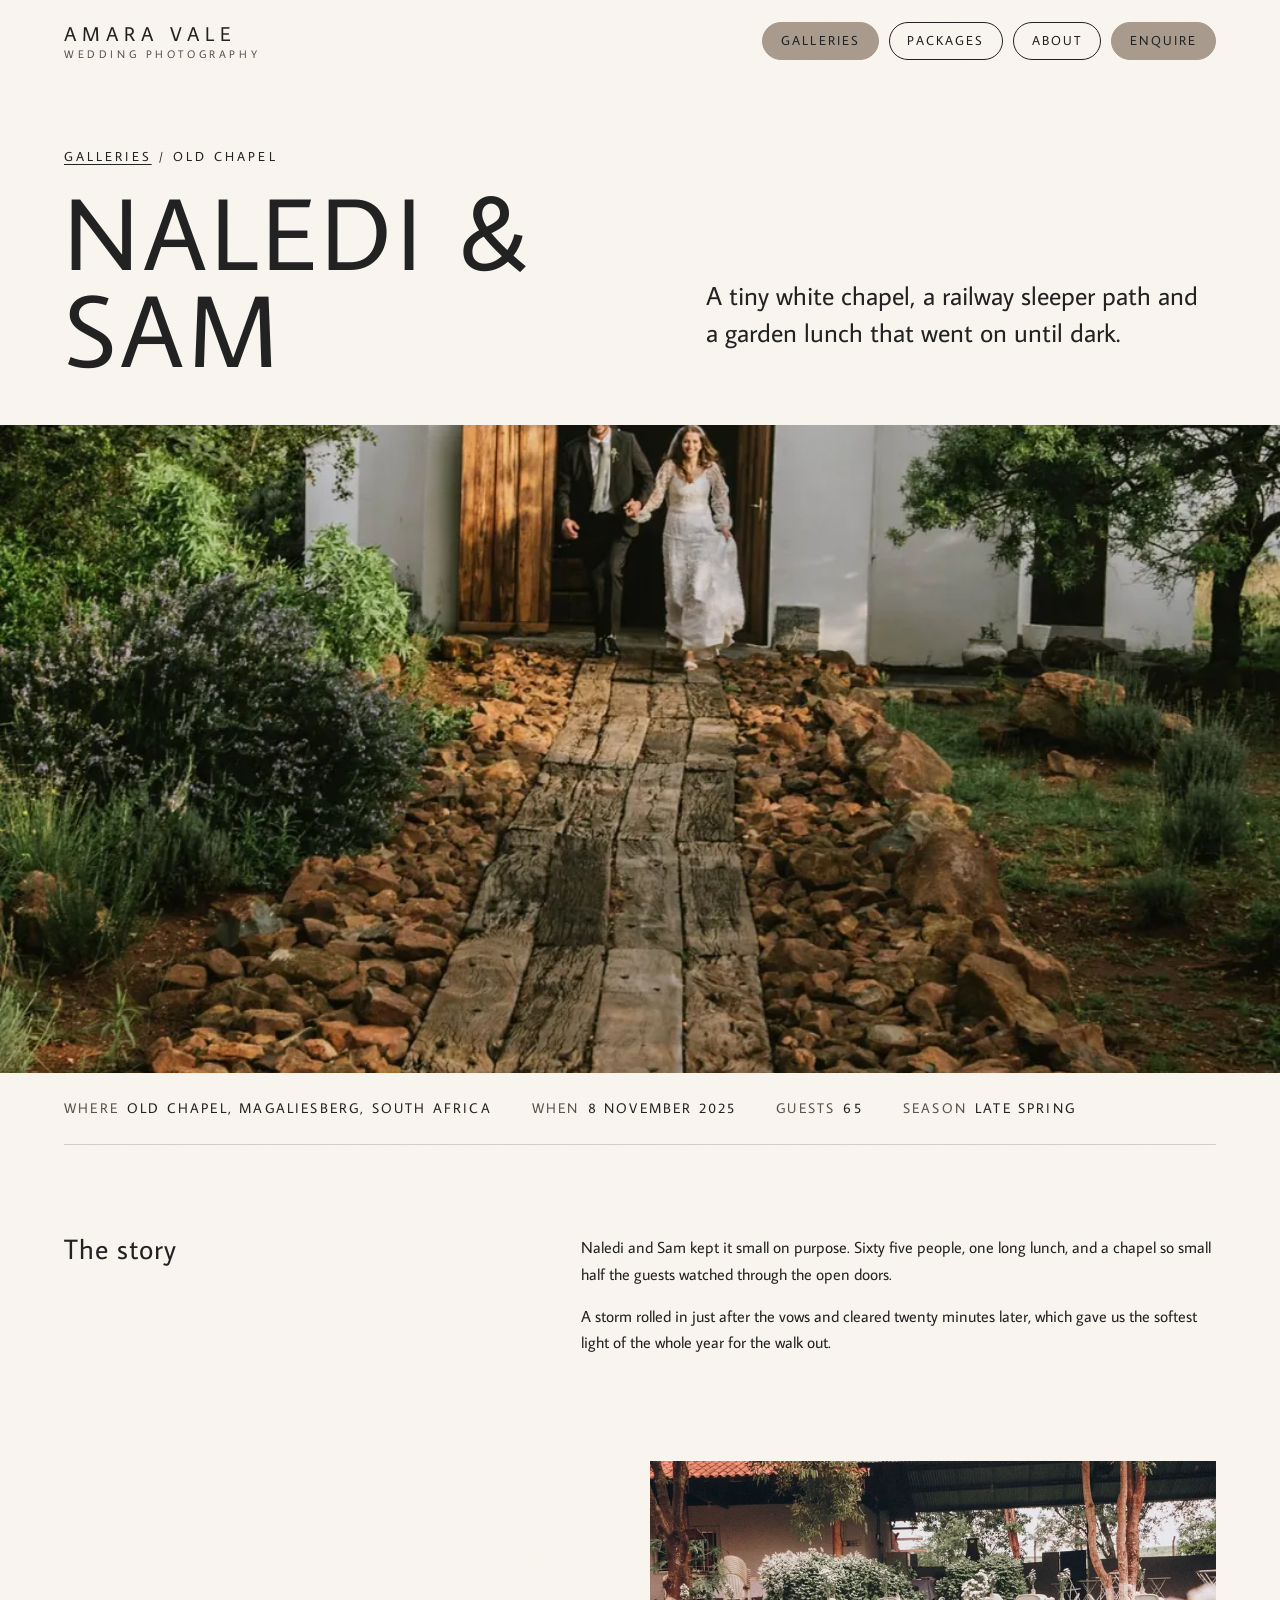
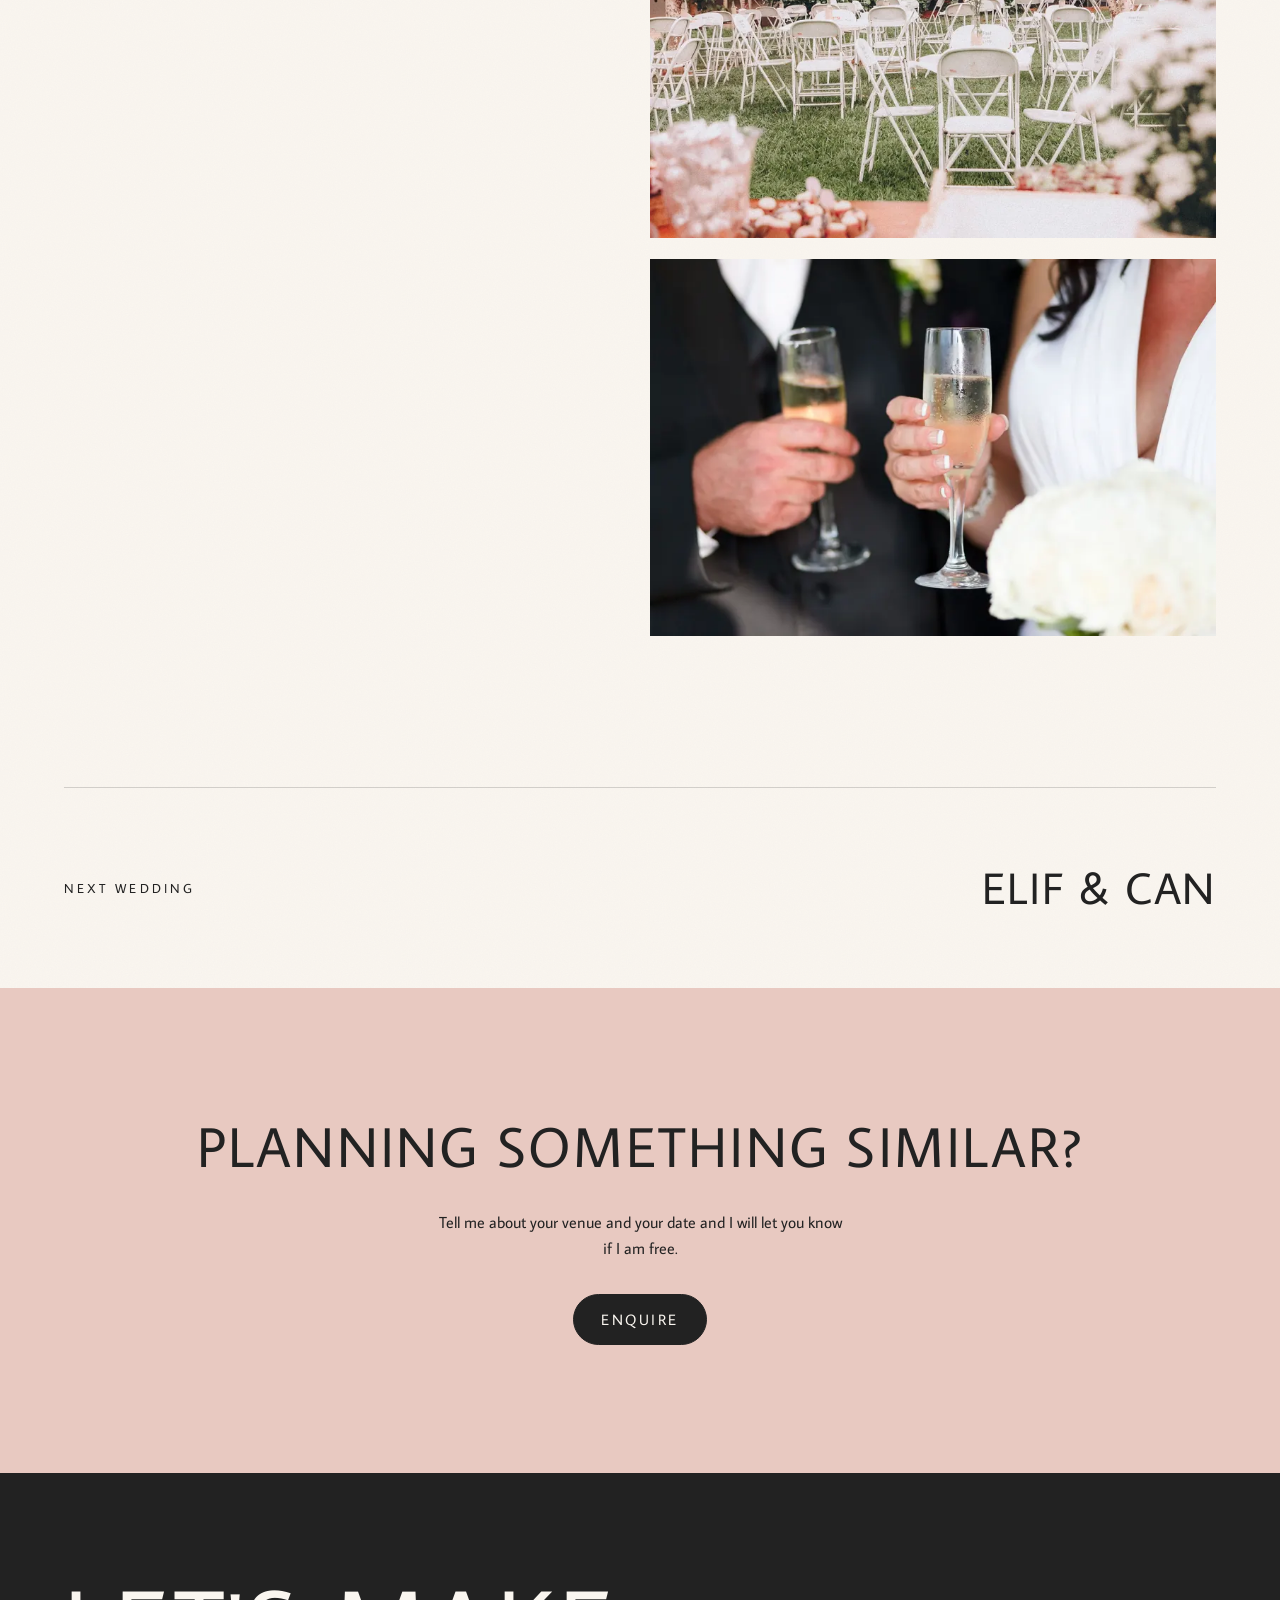
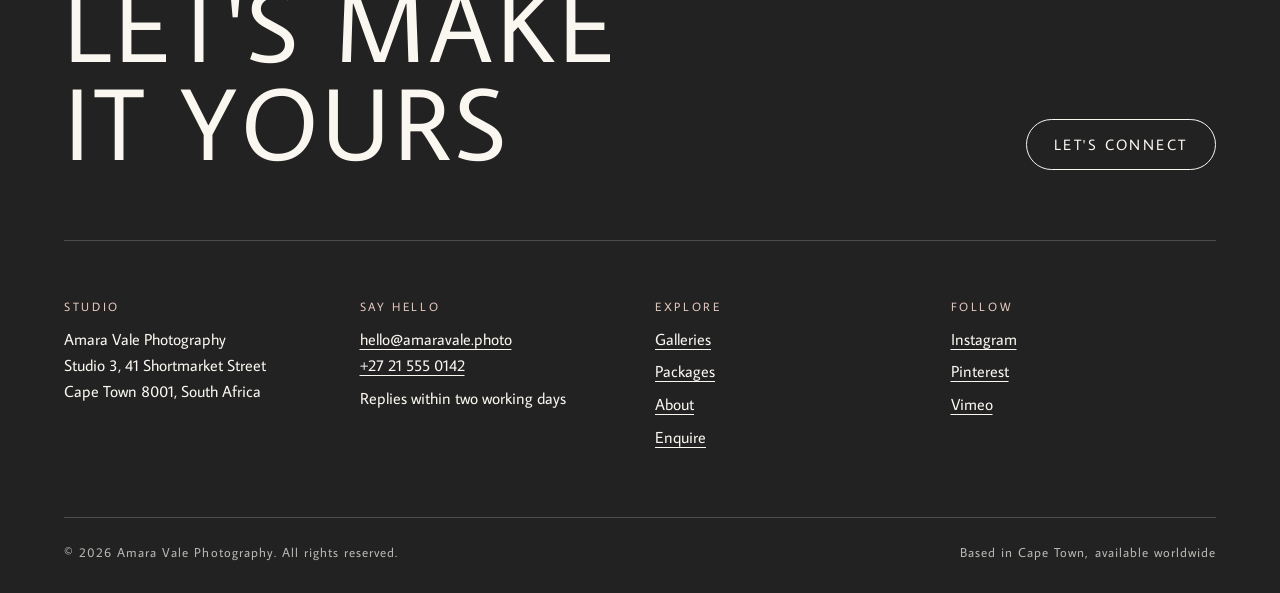
<file: gallery-naledi-sam.html>
<!DOCTYPE html>
<html lang="en">
<head>
<meta charset="utf-8">
<meta name="viewport" content="width=device-width, initial-scale=1, viewport-fit=cover">
<title>Naledi & Sam | Amara Vale Wedding Photography</title>
<meta name="description" content="The wedding of Naledi and Sam at Old Chapel, Magaliesberg, photographed by Amara Vale.">
<meta name="theme-color" content="#FAF6F0">
<link rel="preconnect" href="https://fonts.googleapis.com">
<link rel="preconnect" href="https://fonts.gstatic.com" crossorigin>
<link href="https://fonts.googleapis.com/css2?family=Average+Sans&display=swap" rel="stylesheet">
<link rel="stylesheet" href="assets/css/style.css">
</head>
<body>
<a class="skip" href="#main">Skip to content</a>
<header class="site-header">
  <div class="wrap">
    <a class="brand" href="index.html" aria-label="Amara Vale Photography, home"><b>Amara Vale</b><small>Wedding Photography</small></a>
    <nav class="nav" aria-label="Main"><a class="pill" href="galleries.html" aria-current="page">Galleries</a><a class="pill" href="packages.html">Packages</a><a class="pill" href="about.html">About</a><a class="pill pill--fill" href="enquire.html">Enquire</a></nav>
    <button class="pill menu-btn" type="button" aria-expanded="false" aria-controls="mobile-nav">Menu</button>
  </div>
</header>
<div class="mobile-nav" id="mobile-nav" aria-label="Menu">
  <div class="mn-top"><a class="brand" href="index.html"><b>Amara Vale</b><small>Wedding Photography</small></a><button class="pill mn-close" type="button">Close</button></div>
  <ul><li><a href="index.html">Home</a></li><li><a href="galleries.html" aria-current="page">Galleries</a></li><li><a href="packages.html">Packages</a></li><li><a href="about.html">About</a></li><li><a href="enquire.html">Enquire</a></li></ul>
  <div class="mn-foot"><p>hello@amaravale.photo<br>+27 21 555 0142</p></div>
</div>
<main id="main">

<section class="page-head" style="padding-bottom:clamp(24px,4vw,48px)">
  <div class="wrap page-head-grid">
    <div><span class="eyebrow"><a href="galleries.html">Galleries</a> / Old Chapel</span><h1 class="display">Naledi &amp; Sam</h1></div>
    <p class="lead">A tiny white chapel, a railway sleeper path and a garden lunch that went on until dark.</p>
  </div>
</section>
<div class="w-hero"><img src="assets/img/chapel-exit-1600.webp" srcset="assets/img/chapel-exit-800.webp 800w, assets/img/chapel-exit-1600.webp 1600w, assets/img/chapel-exit-2400.webp 2400w" sizes="100vw" width="1066" height="1600" alt="Newlyweds walking out of a small white chapel onto a wooden path" fetchpriority="high"></div>
<div class="wrap">
  <div class="w-facts">
    <span><b>Where</b>Old Chapel, Magaliesberg, South Africa</span>
    <span><b>When</b>8 November 2025</span>
    <span><b>Guests</b>65</span>
    <span><b>Season</b>Late spring</span>
  </div>
  <div class="w-story">
    <h2 class="h3">The story</h2>
    <div><p>Naledi and Sam kept it small on purpose. Sixty five people, one long lunch, and a chapel so small half the guests watched through the open doors.</p><p>A storm rolled in just after the vows and cleared twenty minutes later, which gave us the softest light of the whole year for the walk out.</p></div>
  </div>
  <div class="gallery" aria-label="Photos from the wedding of Naledi &amp; Sam"><a href="assets/img/chapel-exit-1600.webp" data-large="assets/img/chapel-exit-2400.webp"><img src="assets/img/chapel-exit-1600.webp" srcset="assets/img/chapel-exit-800.webp 800w, assets/img/chapel-exit-1600.webp 1600w, assets/img/chapel-exit-2400.webp 2400w" sizes="(max-width:600px) 100vw, 50vw" width="1066" height="1600" alt="Couple walking out of a white chapel hand in hand" loading="lazy" decoding="async"></a><a href="assets/img/garden-reception-1600.webp" data-large="assets/img/garden-reception-2400.webp"><img src="assets/img/garden-reception-1600.webp" srcset="assets/img/garden-reception-800.webp 800w, assets/img/garden-reception-1600.webp 1600w, assets/img/garden-reception-2400.webp 2400w" sizes="(max-width:600px) 100vw, 50vw" width="1600" height="1066" alt="White folding chairs and wildflowers set up on a lawn" loading="lazy" decoding="async"></a><a href="assets/img/champagne-toast-1600.webp" data-large="assets/img/champagne-toast-2400.webp"><img src="assets/img/champagne-toast-1600.webp" srcset="assets/img/champagne-toast-800.webp 800w, assets/img/champagne-toast-1600.webp 1600w, assets/img/champagne-toast-2400.webp 2400w" sizes="(max-width:600px) 100vw, 50vw" width="1600" height="1066" alt="Bride and groom holding champagne flutes" loading="lazy" decoding="async"></a></div>
  <div class="w-next">
    <span class="eyebrow" style="margin:0">Next wedding</span>
    <a class="big" href="gallery-elif-can.html">Elif &amp; Can</a>
  </div>
</div>
<section class="section section--blush cta">
  <div class="wrap">
    <h2 class="h2" style="margin-bottom:.6em">Planning something similar?</h2>
    <p>Tell me about your venue and your date and I will let you know if I am free.</p>
    <a class="pill pill--dark pill--lg" href="enquire.html">Enquire</a>
  </div>
</section>

</main>
<footer class="site-footer">
  <div class="wrap">
    <div class="foot-top">
      <h2 class="display">Let's make it yours</h2>
      <a class="pill pill--lg" href="enquire.html">Let's connect</a>
    </div>
    <div class="foot-cols">
      <div><h4>Studio</h4><p>Amara Vale Photography<br>Studio 3, 41 Shortmarket Street<br>Cape Town 8001, South Africa</p></div>
      <div><h4>Say hello</h4><p><a href="mailto:hello@amaravale.photo">hello@amaravale.photo</a><br><a href="tel:+27215550142">+27 21 555 0142</a></p><p>Replies within two working days</p></div>
      <div><h4>Explore</h4><ul><li><a href="galleries.html">Galleries</a></li><li><a href="packages.html">Packages</a></li><li><a href="about.html">About</a></li><li><a href="enquire.html">Enquire</a></li></ul></div>
      <div><h4>Follow</h4><ul><li><a href="https://instagram.com">Instagram</a></li><li><a href="https://pinterest.com">Pinterest</a></li><li><a href="https://vimeo.com">Vimeo</a></li></ul></div>
    </div>
    <div class="foot-base"><span>&copy; <span data-year>2026</span> Amara Vale Photography. All rights reserved.</span><span>Based in Cape Town, available worldwide</span></div>
  </div>
</footer>
<script src="assets/js/main.js"></script>
</body>
</html>
</file>
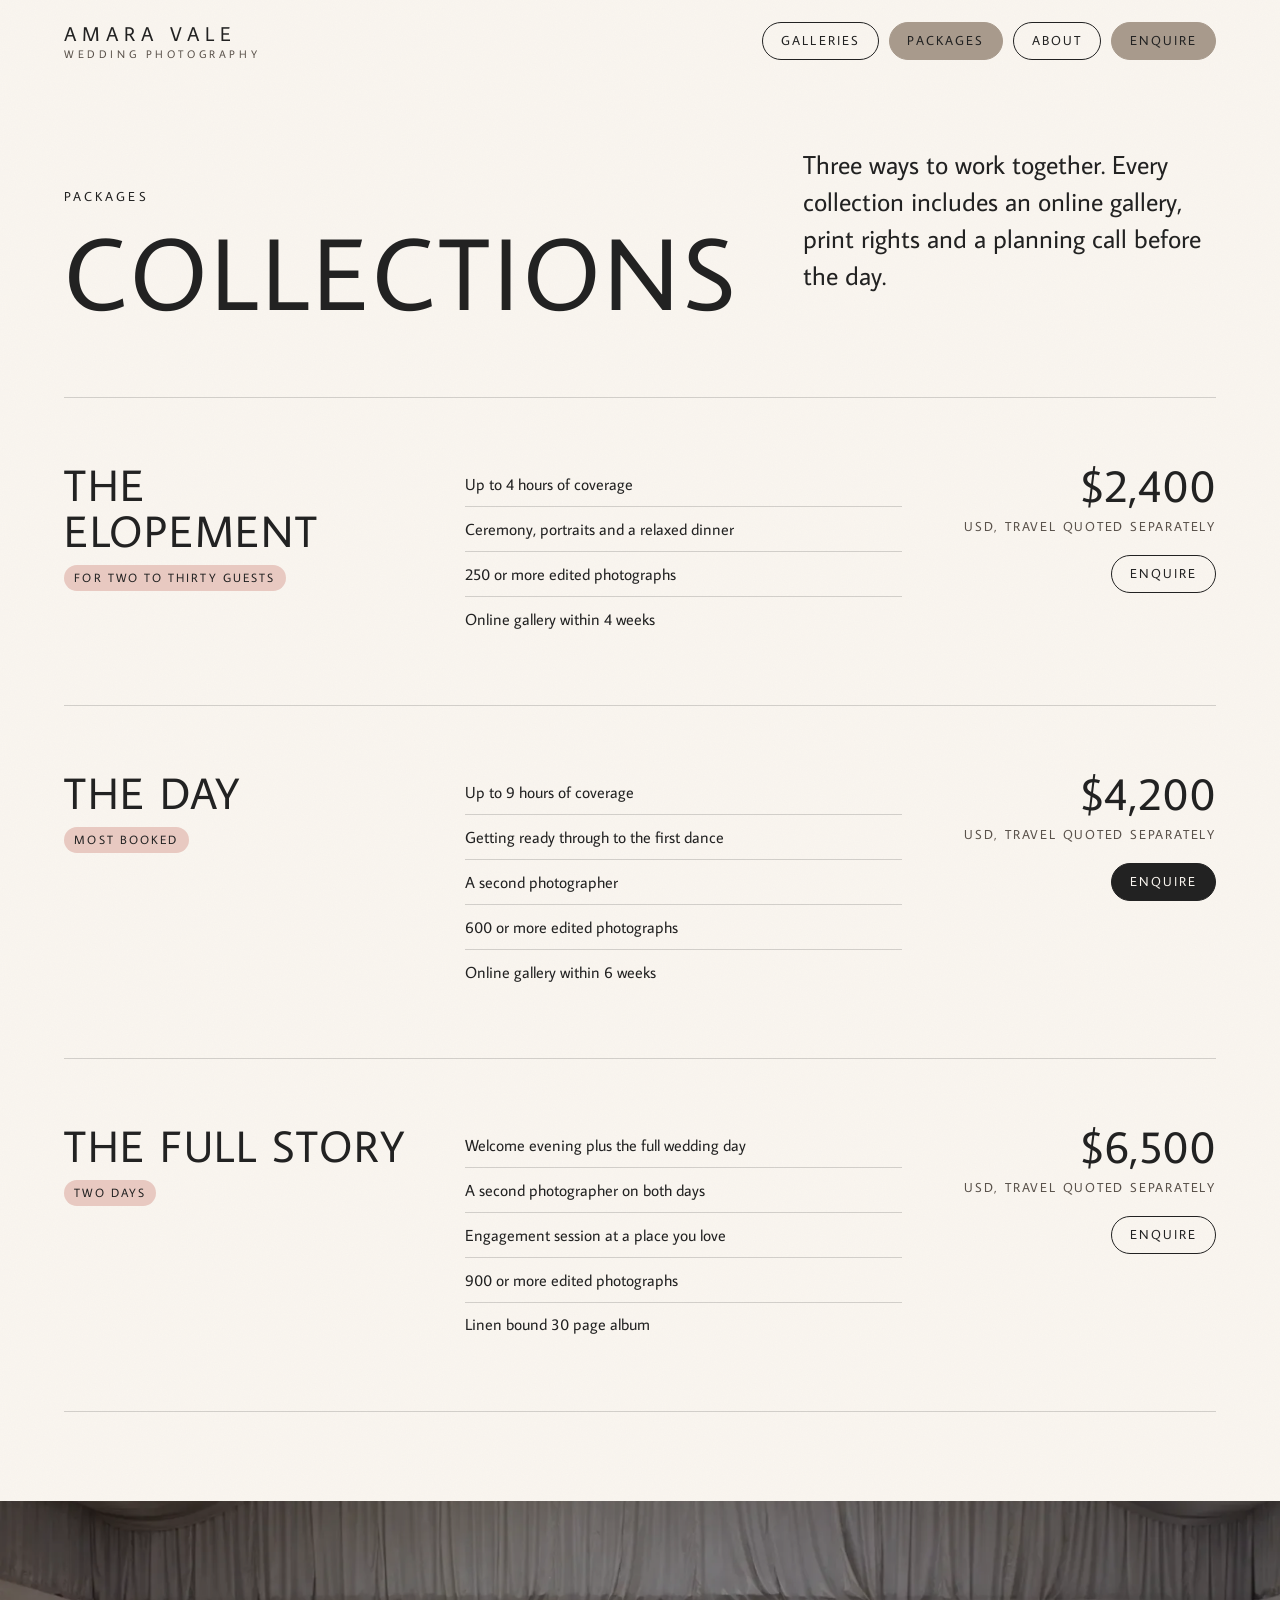
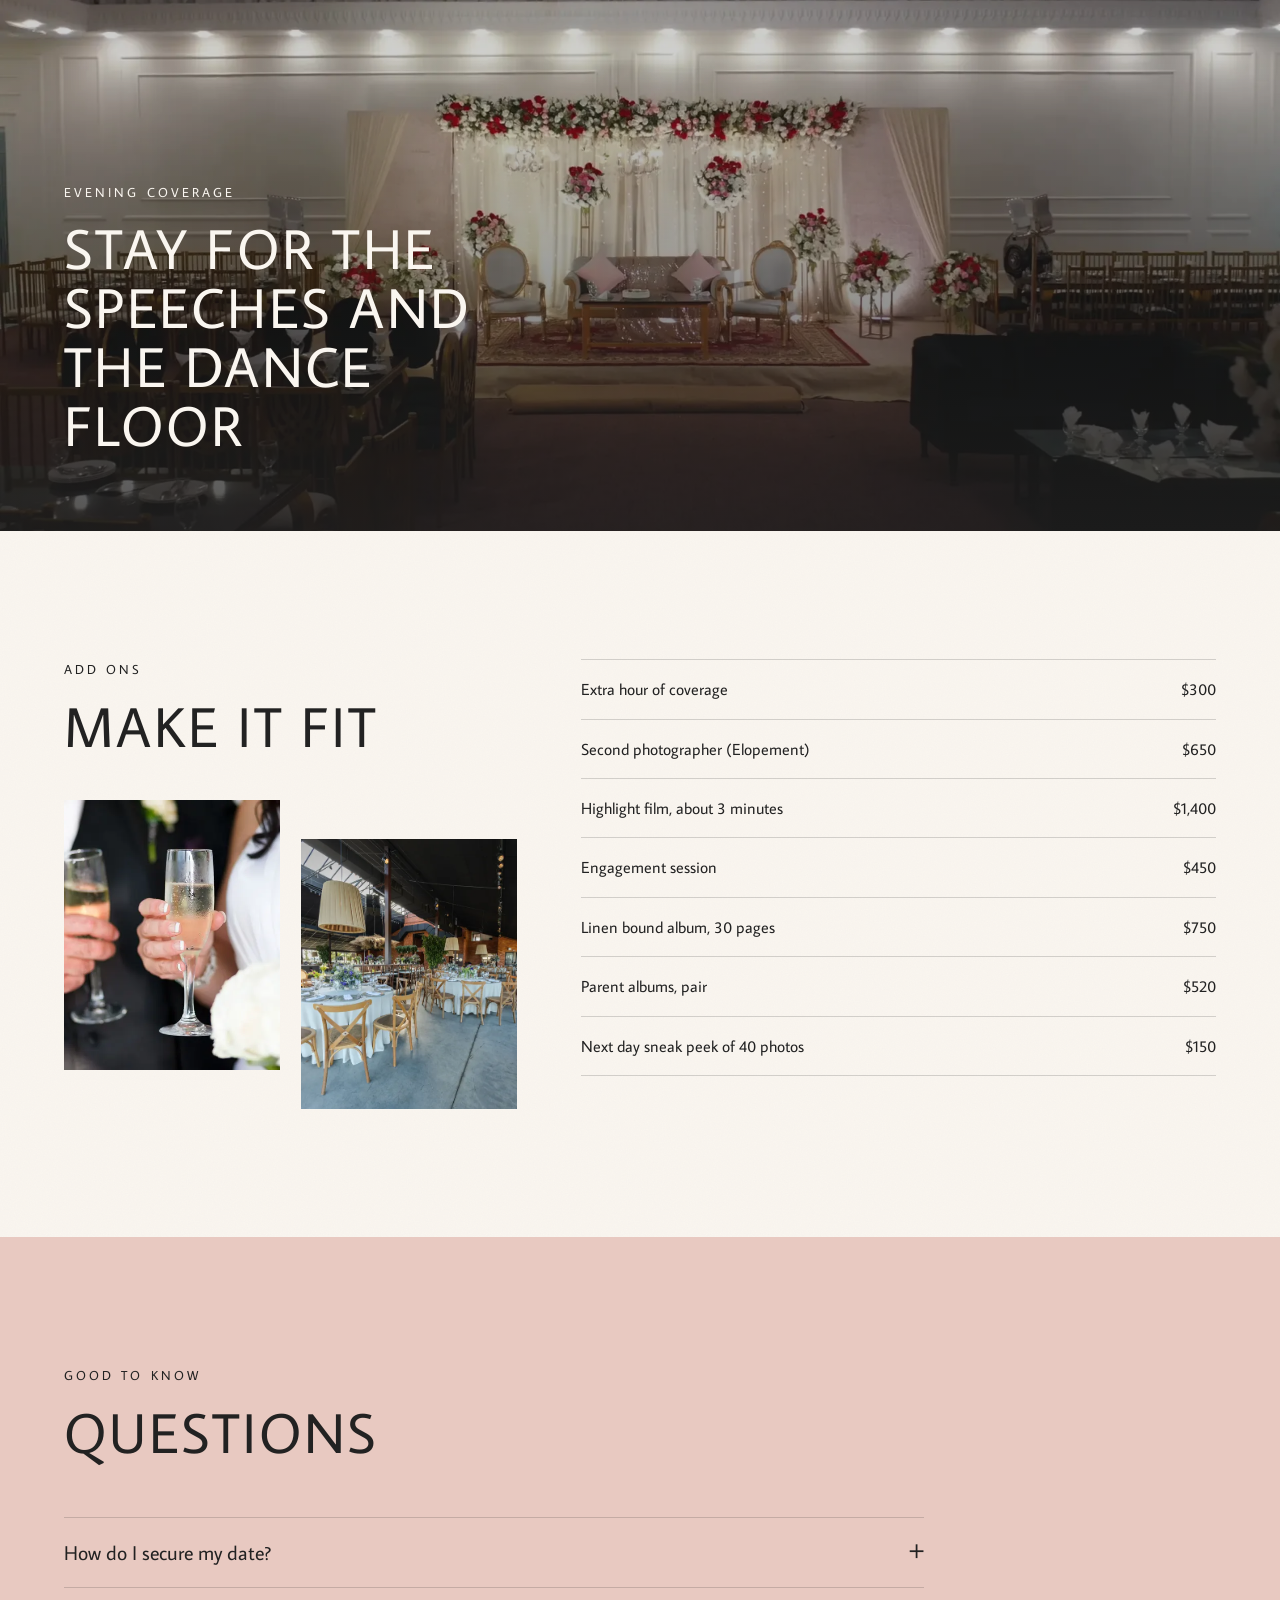
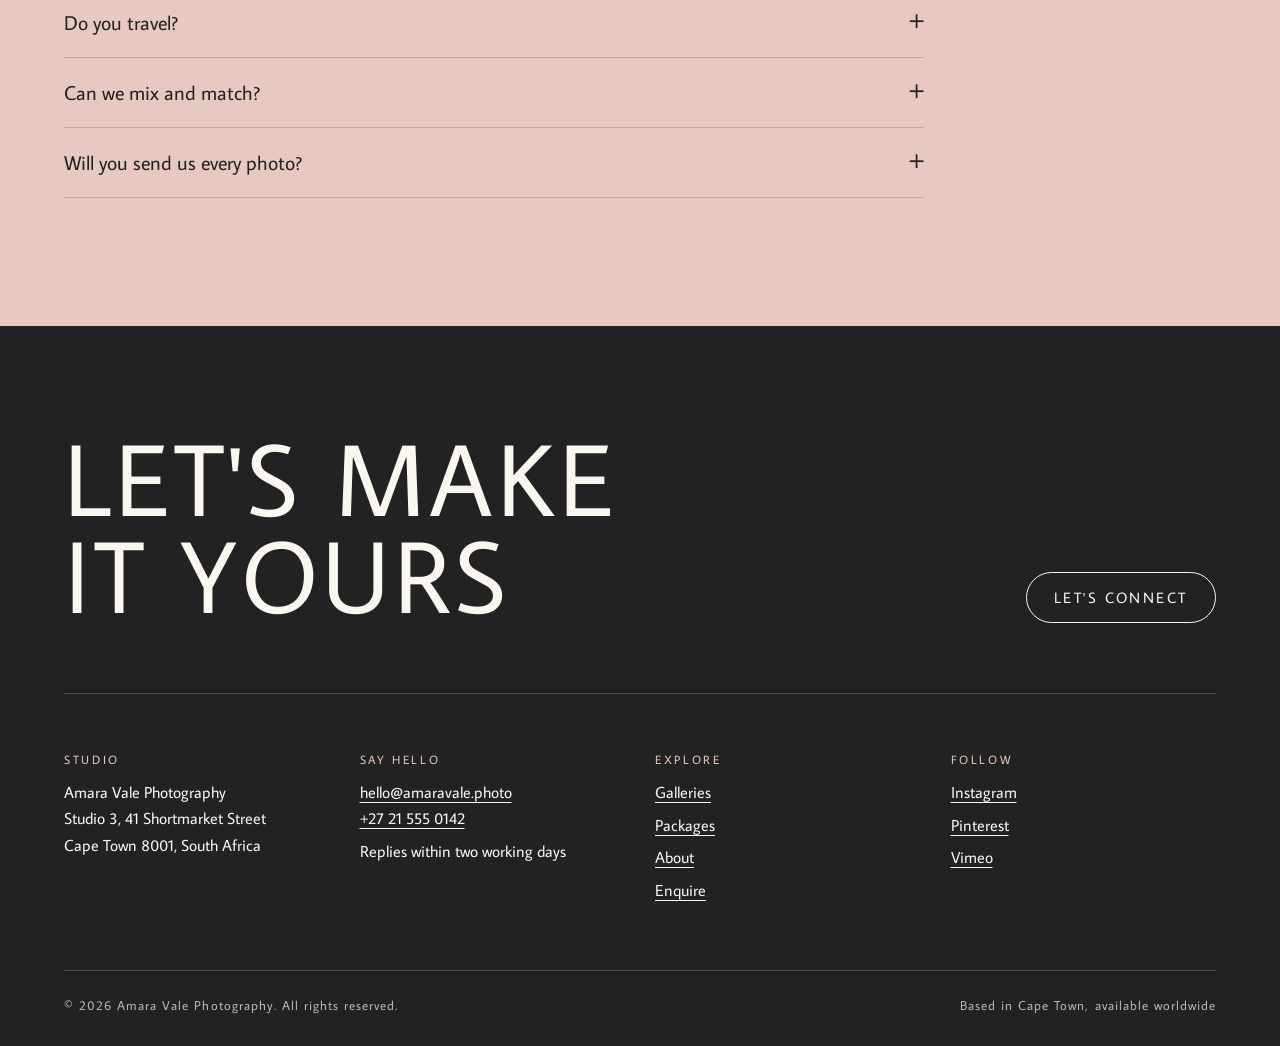
<file: packages.html>
<!DOCTYPE html>
<html lang="en">
<head>
<meta charset="utf-8">
<meta name="viewport" content="width=device-width, initial-scale=1, viewport-fit=cover">
<title>Packages | Amara Vale Wedding Photography</title>
<meta name="description" content="Wedding photography collections from $2,400, plus add ons, films and albums.">
<meta name="theme-color" content="#FAF6F0">
<link rel="preconnect" href="https://fonts.googleapis.com">
<link rel="preconnect" href="https://fonts.gstatic.com" crossorigin>
<link href="https://fonts.googleapis.com/css2?family=Average+Sans&display=swap" rel="stylesheet">
<link rel="stylesheet" href="assets/css/style.css">
</head>
<body>
<a class="skip" href="#main">Skip to content</a>
<header class="site-header">
  <div class="wrap">
    <a class="brand" href="index.html" aria-label="Amara Vale Photography, home"><b>Amara Vale</b><small>Wedding Photography</small></a>
    <nav class="nav" aria-label="Main"><a class="pill" href="galleries.html">Galleries</a><a class="pill" href="packages.html" aria-current="page">Packages</a><a class="pill" href="about.html">About</a><a class="pill pill--fill" href="enquire.html">Enquire</a></nav>
    <button class="pill menu-btn" type="button" aria-expanded="false" aria-controls="mobile-nav">Menu</button>
  </div>
</header>
<div class="mobile-nav" id="mobile-nav" aria-label="Menu">
  <div class="mn-top"><a class="brand" href="index.html"><b>Amara Vale</b><small>Wedding Photography</small></a><button class="pill mn-close" type="button">Close</button></div>
  <ul><li><a href="index.html">Home</a></li><li><a href="galleries.html">Galleries</a></li><li><a href="packages.html" aria-current="page">Packages</a></li><li><a href="about.html">About</a></li><li><a href="enquire.html">Enquire</a></li></ul>
  <div class="mn-foot"><p>hello@amaravale.photo<br>+27 21 555 0142</p></div>
</div>
<main id="main">

<section class="page-head">
  <div class="wrap page-head-grid">
    <div><span class="eyebrow">Packages</span><h1 class="display">Collections</h1></div>
    <p class="lead">Three ways to work together. Every collection includes an online gallery, print rights and a planning call before the day.</p>
  </div>
</section>
<section class="section--tight" style="padding-top:0">
  <div class="wrap">
    <article class="pkg">
      <div><h2>The Elopement</h2><span class="tag">For two to thirty guests</span></div>
      <ul><li>Up to 4 hours of coverage</li><li>Ceremony, portraits and a relaxed dinner</li><li>250 or more edited photographs</li><li>Online gallery within 4 weeks</li></ul>
      <div class="price"><strong>$2,400</strong><span>USD, travel quoted separately</span><a class="pill" href="enquire.html?collection=elopement">Enquire</a></div>
    </article>
    <article class="pkg">
      <div><h2>The Day</h2><span class="tag">Most booked</span></div>
      <ul><li>Up to 9 hours of coverage</li><li>Getting ready through to the first dance</li><li>A second photographer</li><li>600 or more edited photographs</li><li>Online gallery within 6 weeks</li></ul>
      <div class="price"><strong>$4,200</strong><span>USD, travel quoted separately</span><a class="pill pill--dark" href="enquire.html?collection=the-day">Enquire</a></div>
    </article>
    <article class="pkg">
      <div><h2>The Full Story</h2><span class="tag">Two days</span></div>
      <ul><li>Welcome evening plus the full wedding day</li><li>A second photographer on both days</li><li>Engagement session at a place you love</li><li>900 or more edited photographs</li><li>Linen bound 30 page album</li></ul>
      <div class="price"><strong>$6,500</strong><span>USD, travel quoted separately</span><a class="pill" href="enquire.html?collection=full-story">Enquire</a></div>
    </article>
  </div>
</section>

<section class="film" aria-labelledby="pk-film">
  <video data-autoplay autoplay muted loop playsinline preload="metadata" poster="assets/video/film-2_poster.webp" aria-hidden="true">
    <source src="assets/video/film-2-sm.mp4" type="video/mp4" media="(max-width: 760px)">
    <source src="assets/video/film-2.mp4" type="video/mp4">
  </video>
  <div class="wrap">
    <span class="eyebrow">Evening coverage</span>
    <h2 id="pk-film" class="h2">Stay for the speeches and the dance floor</h2>
  </div>
</section>

<section class="section" id="addons" aria-labelledby="addons-title">
  <div class="wrap addons">
    <div>
      <span class="eyebrow">Add ons</span>
      <h2 id="addons-title" class="h2" style="margin-bottom:.8em">Make it fit</h2>
      <div class="pair">
        <img src="assets/img/champagne-toast-1600.webp" srcset="assets/img/champagne-toast-800.webp 800w, assets/img/champagne-toast-1600.webp 1600w, assets/img/champagne-toast-2400.webp 2400w" sizes="(max-width:900px) 45vw, 20vw" width="1600" height="1066" alt="Bride and groom with champagne flutes" loading="lazy" decoding="async">
        <img src="assets/img/venue-tables-1600.webp" srcset="assets/img/venue-tables-800.webp 800w, assets/img/venue-tables-1600.webp 1600w, assets/img/venue-tables-2400.webp 2400w" sizes="(max-width:900px) 45vw, 20vw" width="1066" height="1600" alt="Reception tables with lavender centrepieces" class="offset" loading="lazy" decoding="async">
      </div>
    </div>
    <ul class="addon-list">
      <li><span>Extra hour of coverage</span><span>$300</span></li>
      <li><span>Second photographer (Elopement)</span><span>$650</span></li>
      <li><span>Highlight film, about 3 minutes</span><span>$1,400</span></li>
      <li><span>Engagement session</span><span>$450</span></li>
      <li><span>Linen bound album, 30 pages</span><span>$750</span></li>
      <li><span>Parent albums, pair</span><span>$520</span></li>
      <li><span>Next day sneak peek of 40 photos</span><span>$150</span></li>
    </ul>
  </div>
</section>

<section class="section section--blush" aria-labelledby="faq-title">
  <div class="wrap">
    <span class="eyebrow">Good to know</span>
    <h2 id="faq-title" class="h2" style="margin-bottom:1em">Questions</h2>
    <div class="faq">
      <details><summary>How do I secure my date?</summary><p>A signed agreement and a 30 percent retainer hold your date. The balance is due one month before the wedding.</p></details>
      <details><summary>Do you travel?</summary><p>Yes, about half of my weddings are outside South Africa. I quote flights and accommodation at cost, with no extra travel fee for Europe or Africa.</p></details>
      <details><summary>Can we mix and match?</summary><p>Of course. These collections are a starting point and I am happy to build something around your plans.</p></details>
      <details><summary>Will you send us every photo?</summary><p>You get every photograph worth keeping, carefully edited. Blinks, duplicates and test shots are left out.</p></details>
    </div>
  </div>
</section>

</main>
<footer class="site-footer">
  <div class="wrap">
    <div class="foot-top">
      <h2 class="display">Let's make it yours</h2>
      <a class="pill pill--lg" href="enquire.html">Let's connect</a>
    </div>
    <div class="foot-cols">
      <div><h4>Studio</h4><p>Amara Vale Photography<br>Studio 3, 41 Shortmarket Street<br>Cape Town 8001, South Africa</p></div>
      <div><h4>Say hello</h4><p><a href="mailto:hello@amaravale.photo">hello@amaravale.photo</a><br><a href="tel:+27215550142">+27 21 555 0142</a></p><p>Replies within two working days</p></div>
      <div><h4>Explore</h4><ul><li><a href="galleries.html">Galleries</a></li><li><a href="packages.html">Packages</a></li><li><a href="about.html">About</a></li><li><a href="enquire.html">Enquire</a></li></ul></div>
      <div><h4>Follow</h4><ul><li><a href="https://instagram.com">Instagram</a></li><li><a href="https://pinterest.com">Pinterest</a></li><li><a href="https://vimeo.com">Vimeo</a></li></ul></div>
    </div>
    <div class="foot-base"><span>&copy; <span data-year>2026</span> Amara Vale Photography. All rights reserved.</span><span>Based in Cape Town, available worldwide</span></div>
  </div>
</footer>
<script src="assets/js/main.js"></script>
</body>
</html>
</file>
<file: assets/css/style.css>
/* Amara Vale Photography */
:root{
  --ivory:#FAF6F0;
  --taupe:#A89A8C;
  --ink:#222222;
  --blush:#E8C9C1;
  --line:rgba(34,34,34,.18);
  --pad:clamp(20px,5vw,72px);
  --max:1320px;
  --font:'Average Sans','Helvetica Neue',Arial,sans-serif;
}
*,*::before,*::after{box-sizing:border-box}
html{scroll-behavior:auto;-webkit-text-size-adjust:100%}
body{
  margin:0;overflow-x:clip;background-color:var(--ivory);color:var(--ink);
  font-family:var(--font);font-size:clamp(16px,1.05vw,18px);line-height:1.65;
  background-image:url("data:image/svg+xml,%3Csvg xmlns='http://www.w3.org/2000/svg' width='220' height='220'%3E%3Cfilter id='n'%3E%3CfeTurbulence type='fractalNoise' baseFrequency='.85' numOctaves='3' stitchTiles='stitch'/%3E%3CfeColorMatrix values='0 0 0 0 .55 0 0 0 0 .5 0 0 0 0 .45 0 0 0 .06 0'/%3E%3C/filter%3E%3Crect width='100%25' height='100%25' filter='url(%23n)'/%3E%3C/svg%3E");
}
img,video{display:block;max-width:100%;height:auto}
a{color:inherit;text-decoration:underline;text-underline-offset:.22em;text-decoration-thickness:1px}
h1,h2,h3,h4{font-weight:400;margin:0;line-height:1.05;letter-spacing:.02em;overflow-wrap:break-word}
p{margin:0 0 1em}
:focus-visible{outline:2px solid var(--ink);outline-offset:3px}
.skip{position:absolute;left:-999px;top:0;background:var(--ink);color:var(--ivory);padding:10px 16px;z-index:100}
.skip:focus{left:12px;top:12px}
.wrap{width:100%;max-width:var(--max);margin:0 auto;padding:0 max(var(--pad),env(safe-area-inset-right)) 0 max(var(--pad),env(safe-area-inset-left))}
.eyebrow{font-size:.8rem;letter-spacing:.24em;text-transform:uppercase;margin:0 0 1.2em;display:block}
.display{font-size:clamp(2rem,8.4vw,6.4rem);text-transform:uppercase;letter-spacing:.04em;line-height:.95}
.h2{font-size:clamp(1.7rem,4.4vw,3.8rem);text-transform:uppercase;letter-spacing:.04em}
.h3{font-size:clamp(1.4rem,2.2vw,1.9rem);letter-spacing:.03em}
.lead{font-size:clamp(1.25rem,2vw,1.7rem);line-height:1.45;max-width:34ch}
.muted{color:#5a524b}
.rule{border:0;border-top:1px solid var(--line);margin:0}

/* Pills (from the reference: rounded outline buttons) */
.pill{
  display:inline-flex;align-items:center;justify-content:center;gap:.5em;
  padding:.55em 1.35em;border:1px solid var(--ink);border-radius:999px;
  font:inherit;font-size:.82rem;letter-spacing:.16em;text-transform:uppercase;
  color:var(--ink);background:transparent;text-decoration:none;cursor:pointer;white-space:nowrap;
}
.pill--fill{background:var(--taupe);border-color:var(--taupe)}
.pill--dark{background:var(--ink);color:var(--ivory)}
.pill--lg{font-size:.95rem;padding:.8em 1.8em}

/* Header */
.site-header{position:relative;z-index:20;padding:22px 0}
.site-header .wrap{display:flex;align-items:center;justify-content:space-between;gap:20px}
.brand{text-decoration:none;display:flex;flex-direction:column;line-height:1}
.brand b{font-weight:400;font-size:1.25rem;letter-spacing:.3em;text-transform:uppercase}
.brand small{font-size:.66rem;letter-spacing:.34em;text-transform:uppercase;margin-top:6px;color:#5a524b}
.nav{display:flex;gap:10px;align-items:center}
.nav .pill[aria-current="page"]{background:var(--taupe);border-color:var(--taupe)}
.menu-btn{display:none}
.mobile-nav{display:none}

/* Hero */

/* Sections */
.section{padding:clamp(70px,10vw,150px) 0}
.section--tight{padding:clamp(50px,7vw,100px) 0}
.section--blush{background:var(--blush)}
.section--ink{background:var(--ink);color:var(--ivory)}
.section--ink .pill{color:var(--ivory);border-color:var(--ivory)}

.intro{display:grid;grid-template-columns:5fr 7fr;gap:clamp(30px,6vw,100px);align-items:start}
.intro-photos{position:relative;padding-bottom:18%}
.intro-photos .a{width:62%}
.intro-photos .b{position:absolute;right:0;bottom:0;width:64%;border:clamp(6px,1vw,12px) solid var(--ivory)}
.intro-text .lead{margin-bottom:1.2em}
.intro-text .sig{font-size:1.4rem;letter-spacing:.2em;text-transform:uppercase;margin-top:1.6em}

/* Wedding rows */
.weddings-head{display:flex;justify-content:space-between;align-items:flex-end;gap:20px;margin-bottom:clamp(36px,5vw,70px);flex-wrap:wrap}
.wedding-row{display:grid;grid-template-columns:7fr 5fr;gap:clamp(24px,5vw,80px);align-items:center;padding:clamp(30px,4vw,60px) 0;border-top:1px solid var(--line)}
.wedding-row:last-child{border-bottom:1px solid var(--line)}
.wedding-row:nth-child(even){grid-template-columns:5fr 7fr}
.wedding-row:nth-child(even) .wedding-media{order:2}
.wedding-media{display:block;overflow:hidden}
.wedding-media img{width:100%;aspect-ratio:4/3;object-fit:cover}
.wedding-media.portrait img{aspect-ratio:4/5;max-height:85vh;max-height:85svh}
.wedding-info .num{font-size:.8rem;letter-spacing:.24em;color:#5a524b}
.wedding-info h3{font-size:clamp(1.9rem,3.6vw,3.2rem);text-transform:uppercase;letter-spacing:.04em;margin:.3em 0 .4em}
.wedding-info .where{letter-spacing:.12em;text-transform:uppercase;font-size:.85rem;margin-bottom:1.4em}
.wedding-info p{max-width:40ch}

/* Film band */
.film{position:relative;min-height:clamp(380px,70vh,760px);min-height:clamp(380px,70svh,760px);display:flex;align-items:flex-end;color:var(--ivory);overflow:hidden;background:var(--ink)}
.film video{position:absolute;inset:0;width:100%;height:100%;object-fit:cover;opacity:.78}
.film .wrap{position:relative;padding-bottom:clamp(36px,6vw,80px)}
.film h2{max-width:14ch}
.film p{max-width:44ch;margin-top:1em}

/* Quote */
.quote{display:grid;grid-template-columns:4fr 7fr;gap:clamp(30px,6vw,100px);align-items:center}
.quote img{width:100%;aspect-ratio:4/5;object-fit:cover}
.quote blockquote{margin:0;font-size:clamp(1.5rem,2.8vw,2.5rem);line-height:1.3}
.quote cite{display:block;font-style:normal;font-size:.85rem;letter-spacing:.22em;text-transform:uppercase;margin-top:1.6em}

/* Strip */
.strip{display:flex;gap:clamp(8px,1.2vw,16px);overflow-x:auto;scroll-snap-type:x mandatory;padding:0 var(--pad) 8px;scrollbar-width:thin}
.strip img{height:clamp(240px,34vw,460px);width:auto;flex:none;scroll-snap-align:start;object-fit:cover}

/* CTA */
.cta{text-align:center}
.cta .display{margin-bottom:.35em}
.cta p{max-width:46ch;margin:0 auto 2em}

/* Page head */
.page-head{padding:clamp(30px,5vw,70px) 0 clamp(40px,6vw,80px)}
.page-head .display{max-width:12ch}
.page-head-grid{display:grid;grid-template-columns:1fr 1fr;gap:clamp(24px,5vw,80px);align-items:end}
.page-head-grid .lead{justify-self:end}

/* Wedding gallery page */
.w-hero{position:relative}
.w-hero img{width:100%;height:clamp(300px,72vh,900px);height:clamp(300px,72svh,900px);object-fit:cover}
.w-facts{display:flex;flex-wrap:wrap;gap:12px 40px;padding:24px 0;border-bottom:1px solid var(--line);font-size:.85rem;letter-spacing:.16em;text-transform:uppercase}
.w-facts span b{font-weight:400;color:#5a524b;margin-right:.6em}
.w-story{display:grid;grid-template-columns:5fr 7fr;gap:clamp(24px,5vw,80px);padding:clamp(50px,7vw,100px) 0}
.gallery{columns:2;column-gap:clamp(10px,1.6vw,22px)}
.gallery a{display:block;break-inside:avoid;margin-bottom:clamp(10px,1.6vw,22px);cursor:zoom-in}
.gallery img{width:100%}
.w-next{display:flex;justify-content:space-between;align-items:center;gap:20px;flex-wrap:wrap;padding:clamp(40px,5vw,70px) 0;border-top:1px solid var(--line);margin-top:clamp(40px,6vw,80px)}
.w-next a.big{font-size:clamp(1.6rem,3.4vw,3rem);text-transform:uppercase;letter-spacing:.04em;text-decoration:none}

/* Lightbox */
.lightbox{position:fixed;inset:0;height:100vh;height:100dvh;z-index:60;background:rgba(34,34,34,.96);display:none;align-items:center;justify-content:center;padding:64px 16px 72px}
.lightbox.open{display:flex}
.lightbox img{max-height:100%;max-width:100%;width:auto;object-fit:contain}
.lb-btn{position:absolute;background:none;border:1px solid rgba(250,246,240,.6);color:var(--ivory);border-radius:999px;font:inherit;font-size:.78rem;letter-spacing:.18em;text-transform:uppercase;padding:.55em 1.2em;cursor:pointer}
.lb-close{top:16px;right:16px}
.lb-prev{bottom:16px;left:16px}
.lb-next{bottom:16px;right:16px}
.lb-count{position:absolute;bottom:24px;left:50%;transform:translateX(-50%);color:var(--ivory);font-size:.8rem;letter-spacing:.2em}

/* Packages */
.pkg{display:grid;grid-template-columns:4fr 5fr 3fr;gap:clamp(20px,4vw,60px);padding:clamp(36px,5vw,64px) 0;border-top:1px solid var(--line);align-items:start}
.pkg:last-of-type{border-bottom:1px solid var(--line)}
.pkg h2{font-size:clamp(1.8rem,3.4vw,3rem);text-transform:uppercase;letter-spacing:.04em}
.pkg .tag{display:inline-block;margin-top:1em;padding:.3em .9em;background:var(--blush);border-radius:999px;font-size:.72rem;letter-spacing:.18em;text-transform:uppercase}
.pkg ul{margin:0;padding:0;list-style:none}
.pkg li{padding:.55em 0;border-bottom:1px solid var(--line)}
.pkg li:last-child{border-bottom:0}
.pkg .price{text-align:right}
.pkg .price strong{display:block;font-weight:400;font-size:clamp(2rem,3.6vw,3.2rem);line-height:1}
.pkg .price span{display:block;font-size:.8rem;letter-spacing:.14em;text-transform:uppercase;color:#5a524b;margin:.6em 0 1.4em}
.addons{display:grid;grid-template-columns:5fr 7fr;gap:clamp(24px,5vw,80px)}
.addon-list{margin:0;padding:0;list-style:none}
.addon-list li{display:flex;justify-content:space-between;gap:20px;padding:1em 0;border-bottom:1px solid var(--line)}
.addon-list li:first-child{border-top:1px solid var(--line)}
.addon-list li span:last-child{white-space:nowrap}
.pair{display:grid;grid-template-columns:1fr 1fr;gap:clamp(10px,1.6vw,22px)}
.pair img{width:100%;aspect-ratio:4/5;object-fit:cover}
.pair .offset{margin-top:18%}
.faq{max-width:860px}
.faq details{border-top:1px solid var(--line);padding:1.1em 0}
.faq details:last-child{border-bottom:1px solid var(--line)}
.faq summary{cursor:pointer;list-style:none;font-size:clamp(1.1rem,1.6vw,1.35rem);display:flex;justify-content:space-between;gap:20px}
.faq summary::-webkit-details-marker{display:none}
.faq summary::after{content:"+";font-size:1.4em;line-height:1}
.faq details[open] summary::after{content:"\2212"}
.faq details p{margin:.9em 0 0;max-width:62ch}

/* About */
.about-grid{display:grid;grid-template-columns:5fr 6fr;gap:clamp(30px,6vw,100px);align-items:start}
.about-grid .photo img{width:100%;aspect-ratio:4/5.4;object-fit:cover}
.about-grid .photo figcaption{font-size:.8rem;letter-spacing:.14em;text-transform:uppercase;margin-top:12px;color:#5a524b}
.steps{counter-reset:s;margin:0;padding:0;list-style:none}
.steps li{counter-increment:s;display:grid;grid-template-columns:70px 1fr;gap:20px;padding:1.6em 0;border-top:1px solid var(--line)}
.steps li:last-child{border-bottom:1px solid var(--line)}
.steps li::before{content:counter(s,decimal-leading-zero);font-size:.85rem;letter-spacing:.2em;padding-top:.35em}
.steps h3{font-size:1.4rem;margin-bottom:.4em}
.steps p{margin:0}
.facts{display:flex;flex-wrap:wrap;gap:30px clamp(30px,6vw,90px)}
.facts div strong{display:block;font-weight:400;font-size:clamp(2.4rem,5vw,4.4rem);line-height:1}
.facts div span{font-size:.8rem;letter-spacing:.18em;text-transform:uppercase}
.wide-photo img{width:100%;height:clamp(260px,60vh,760px);height:clamp(260px,60svh,760px);object-fit:cover}

/* Enquire */
.enquire{display:grid;grid-template-columns:7fr 4fr;gap:clamp(30px,6vw,100px);align-items:start}
.form-grid{display:grid;grid-template-columns:1fr 1fr;gap:26px 24px}
.field{display:flex;flex-direction:column;gap:8px;position:relative}
.field--full{grid-column:1/-1}
.field label,.field .label{font-size:.78rem;letter-spacing:.18em;text-transform:uppercase}
.field input,.field select,.field textarea{
  font:inherit;color:var(--ink);background:transparent;border:0;border-bottom:1px solid var(--ink);
  padding:.6em 0;border-radius:0;width:100%;-webkit-appearance:none;appearance:none
}
.field select{background-image:linear-gradient(45deg,transparent 50%,var(--ink) 50%),linear-gradient(135deg,var(--ink) 50%,transparent 50%);background-position:calc(100% - 12px) 55%,calc(100% - 6px) 55%;background-size:6px 6px;background-repeat:no-repeat;padding-right:28px}
.field textarea{min-height:140px;resize:vertical;border:1px solid var(--ink);padding:.8em}
.field input:focus,.field select:focus,.field textarea:focus{outline:none;border-color:var(--taupe);box-shadow:0 1px 0 var(--taupe)}
.field .err{font-size:.82rem;color:#8a3b2e;min-height:1.2em;display:none}
.field.invalid .err{display:block}
.field.invalid input,.field.invalid select,.field.invalid textarea{border-color:#8a3b2e}
.hint{font-size:.85rem;color:#5a524b}
.date-row{display:flex;gap:10px;align-items:stretch}
.date-row input{cursor:pointer}
.date-row .pill{flex:none}
.flex-check{display:flex;align-items:center;gap:10px;font-size:.92rem;margin-top:6px}
.flex-check input{width:18px;height:18px;accent-color:var(--taupe);-webkit-appearance:auto;appearance:auto;border:0;padding:0}

/* Date picker */
.dp{position:absolute;top:100%;left:0;z-index:30;margin-top:10px;width:min(360px,100%);background:var(--ivory);border:1px solid var(--ink);padding:18px;display:none;box-shadow:0 18px 40px rgba(34,34,34,.12)}
.dp.open{display:block}
.dp-head{display:flex;justify-content:space-between;align-items:center;margin-bottom:12px;gap:8px}
.dp-title{font-size:1rem;letter-spacing:.14em;text-transform:uppercase}
.dp-nav{background:none;border:1px solid var(--line);border-radius:999px;font:inherit;font-size:.72rem;letter-spacing:.14em;text-transform:uppercase;padding:.45em .9em;cursor:pointer;color:var(--ink)}
.dp-nav:disabled{opacity:.35;cursor:default;background:none}
.dp-grid{display:grid;grid-template-columns:repeat(7,1fr);gap:4px;text-align:center}
.dp-dow{font-size:.68rem;letter-spacing:.12em;text-transform:uppercase;color:#5a524b;padding:4px 0}
.dp-day{aspect-ratio:1;border:0;background:none;font:inherit;font-size:.95rem;color:var(--ink);cursor:pointer;border-radius:50%;padding:0}
.dp-day[disabled]{color:rgba(34,34,34,.28);cursor:default;background:none}
.dp-day.booked{text-decoration:line-through;color:rgba(34,34,34,.4)}
.dp-day.today{box-shadow:inset 0 0 0 1px var(--taupe)}
.dp-day[aria-selected="true"]{background:var(--ink);color:var(--ivory)}
.dp-legend{display:flex;gap:16px;margin-top:12px;font-size:.75rem;color:#5a524b;flex-wrap:wrap}
.dp-legend i{display:inline-block;width:10px;height:10px;border-radius:50%;margin-right:6px;vertical-align:middle}
.dp-legend .l-sel{background:var(--ink)}
.dp-legend .l-book{border:1px solid rgba(34,34,34,.4)}
.dp-status{margin-top:10px;font-size:.85rem;min-height:1.3em}

.aside-card{position:sticky;top:24px}
.aside-card img{width:100%;aspect-ratio:4/5;object-fit:cover;margin-bottom:28px}
.aside-card dl{margin:0}
.aside-card dt{font-size:.75rem;letter-spacing:.2em;text-transform:uppercase;color:#5a524b;margin-top:18px}
.aside-card dd{margin:4px 0 0}
.thanks{display:none;border:1px solid var(--ink);padding:clamp(24px,4vw,48px);background:var(--ivory)}
.thanks.show{display:block}
.thanks h2{margin-bottom:.5em}
.thanks dl{display:grid;grid-template-columns:auto 1fr;gap:8px 24px;margin:1.4em 0 0}
.thanks dt{font-size:.78rem;letter-spacing:.16em;text-transform:uppercase;color:#5a524b;padding-top:.2em}
.thanks dd{margin:0}

/* Footer */
.site-footer{background:var(--ink);color:var(--ivory);padding:clamp(60px,8vw,110px) 0 30px}
.site-footer a{color:var(--ivory)}
.foot-top{display:flex;justify-content:space-between;align-items:flex-end;gap:30px;flex-wrap:wrap;padding-bottom:clamp(40px,6vw,70px);border-bottom:1px solid rgba(250,246,240,.2)}
.foot-top .display{max-width:10ch}
.foot-top .pill{color:var(--ivory);border-color:var(--ivory)}
.foot-cols{display:grid;grid-template-columns:repeat(4,1fr);gap:30px;padding:clamp(36px,5vw,60px) 0}
.foot-cols h4{font-size:.75rem;letter-spacing:.22em;text-transform:uppercase;color:var(--blush);margin-bottom:1em}
.foot-cols p,.foot-cols li{margin:0 0 .4em}
.foot-cols ul{list-style:none;margin:0;padding:0}
.foot-base{display:flex;justify-content:space-between;gap:16px;flex-wrap:wrap;font-size:.8rem;letter-spacing:.08em;color:rgba(250,246,240,.7);padding-top:24px;border-top:1px solid rgba(250,246,240,.2)}

/* Responsive */
@media (max-width:1100px){
  .pkg{grid-template-columns:1fr 1fr}
  .pkg .price{grid-column:1/-1;text-align:left;display:flex;align-items:center;gap:24px;flex-wrap:wrap}
  .pkg .price span{margin:0}
  .foot-cols{grid-template-columns:1fr 1fr}
}
@media (max-width:900px){
  .nav{display:none}
  .menu-btn{display:inline-flex}
  .mobile-nav{position:fixed;inset:0;z-index:50;background:var(--ivory);padding:max(22px,env(safe-area-inset-top)) var(--pad) max(40px,env(safe-area-inset-bottom));flex-direction:column;overflow-y:auto}
  .mobile-nav.open{display:flex}
  .mobile-nav .mn-top{display:flex;justify-content:space-between;align-items:center;margin-bottom:auto}
  .mobile-nav ul{list-style:none;margin:40px 0;padding:0}
  .mobile-nav li a{display:block;font-size:clamp(2.2rem,10vw,3.4rem);text-transform:uppercase;letter-spacing:.04em;text-decoration:none;padding:.15em 0;border-bottom:1px solid var(--line)}
  .mobile-nav li a[aria-current="page"]{color:var(--taupe)}
  .mobile-nav .mn-foot{margin-top:auto;font-size:.95rem}
  .intro,.quote,.about-grid,.enquire,.addons,.w-story,.page-head-grid{grid-template-columns:1fr}
  .page-head-grid .lead{justify-self:start}
  .wedding-row,.wedding-row:nth-child(even){grid-template-columns:1fr}
  .wedding-row:nth-child(even) .wedding-media{order:0}
  .aside-card{position:static}
  .quote img{max-width:420px}
}
@media (max-width:600px){
  .form-grid{grid-template-columns:1fr}
  .pkg{grid-template-columns:1fr}
  .gallery{columns:1}
  .foot-cols{grid-template-columns:1fr}
  .date-row{flex-direction:column}
  .dp{width:100%}
  .steps li{grid-template-columns:1fr;gap:6px}
  .thanks dl{grid-template-columns:1fr}
  .lb-count{bottom:70px}
}
.sr-only{position:absolute;width:1px;height:1px;padding:0;margin:-1px;overflow:hidden;clip:rect(0,0,0,0);white-space:nowrap;border:0}
.film::after{content:"";position:absolute;inset:0;background:linear-gradient(to top,rgba(34,34,34,.72) 0%,rgba(34,34,34,.25) 45%,rgba(34,34,34,0) 75%);pointer-events:none}
.film .wrap{z-index:1}
.film .pill{color:var(--ivory);border-color:var(--ivory)}

@media (hover:hover){
a:hover{text-decoration-color:var(--taupe)}
.pill:hover{background:var(--blush);text-decoration:none}
.pill--fill:hover{background:var(--ink);border-color:var(--ink);color:var(--ivory)}
.pill--dark:hover{background:var(--taupe);border-color:var(--taupe);color:var(--ink)}
.section--ink .pill:hover{background:var(--ivory);color:var(--ink)}
.w-next a.big:hover{text-decoration:underline}
.lb-btn:hover{background:var(--ivory);color:var(--ink)}
.dp-nav:hover{background:var(--blush)}
.dp-day:hover{background:var(--blush)}
.foot-top .pill:hover{background:var(--blush);border-color:var(--blush);color:var(--ink)}
.film .pill:hover{background:var(--ivory);color:var(--ink)}
}

/* Small phones */
@media (max-width:380px){
  .brand b{font-size:1.05rem;letter-spacing:.2em}
  .brand small{letter-spacing:.22em;font-size:.6rem}
  .pill{white-space:normal;text-align:center}
  .pill--lg{padding:.8em 1.4em}
}
/* Phones and small tablets held sideways: keep the hero on one screen */
@media (max-width:900px) and (orientation:landscape) and (max-height:520px){
  .film,.w-hero img{min-height:0;height:auto}
  .film{min-height:90vh;min-height:90svh}
  .w-hero img{height:80vh;height:80svh}
  .strip img{height:60vh;height:60svh}
}
/* Large monitors */
@media (min-width:1800px){
  :root{--max:1600px}
  body{font-size:19px}
}
@media (min-width:2400px){
  :root{--max:1920px}
  body{font-size:21px}
  .gallery{columns:3}
}

/* Full-screen video hero */
.site-header--overlay{position:absolute;top:0;left:0;right:0;color:var(--ivory)}
.site-header--overlay .brand small{color:rgba(250,246,240,.85)}
.site-header--overlay .pill{color:var(--ivory);border-color:rgba(250,246,240,.85)}
.site-header--overlay .pill--fill{background:var(--ivory);border-color:var(--ivory);color:var(--ink)}
.hero{position:relative;min-height:100vh;min-height:100svh;display:flex;color:var(--ivory);background:var(--ink);overflow:hidden;isolation:isolate}
.hero-video{position:absolute;inset:0;width:100%;height:100%;object-fit:cover;z-index:-2}
.hero-shade{position:absolute;inset:0;z-index:-1;background:
  linear-gradient(to bottom,rgba(34,34,34,.68) 0%,rgba(34,34,34,.66) 22%,rgba(34,34,34,.65) 40%,rgba(34,34,34,.58) 55%,rgba(34,34,34,.7) 72%,rgba(34,34,34,.88) 100%)}
.hero-content{position:relative;display:flex;flex-direction:column;justify-content:flex-end;min-height:inherit;
  padding-top:clamp(110px,14vh,170px);padding-bottom:max(clamp(32px,6vh,72px),env(safe-area-inset-bottom))}
.hero-content,.hero-content .lead{text-shadow:0 1px 18px rgba(34,34,34,.35)}
.hero-kicker{margin-bottom:clamp(10px,2vh,22px)}
.hero-title{font-size:clamp(3.4rem,13.5vw,14rem);text-transform:uppercase;letter-spacing:.02em;line-height:.84;margin:0}
.hero-title span{display:inline-block}
.hero-bottom{display:flex;justify-content:space-between;align-items:flex-end;gap:24px 48px;flex-wrap:wrap;margin-top:clamp(22px,4vh,44px);padding-top:clamp(18px,3vh,28px);border-top:1px solid rgba(250,246,240,.4)}
.hero-bottom .lead{margin:0;max-width:36ch}
.hero-actions{display:flex;gap:12px;flex-wrap:wrap}
.hero .pill{color:var(--ivory);border-color:var(--ivory)}
.hero .pill--light{background:var(--ivory);color:var(--ink)}
.hero-note{display:flex;align-items:flex-end;gap:8px;margin-top:clamp(18px,3vh,32px);font-size:.85rem;letter-spacing:.08em;color:rgba(250,246,240,.85)}
.hero-note svg{width:44px;height:32px;flex:none}
@media (hover:hover){
  .site-header--overlay .pill:hover,.hero .pill:hover{background:var(--ivory);border-color:var(--ivory);color:var(--ink)}
  .site-header--overlay .pill--fill:hover,.hero .pill--light:hover{background:var(--blush);border-color:var(--blush);color:var(--ink)}
}
@media (max-width:600px){
  .hero-title span{display:block}
  .hero-title{font-size:clamp(3.2rem,22vw,7rem)}
  .hero-bottom{flex-direction:column;align-items:flex-start}
  .hero-actions{width:100%}
  .hero-actions .pill{flex:1 1 auto}
  .hero-note{display:none}
}
@media (max-width:900px) and (orientation:landscape) and (max-height:520px){
  .hero-content{padding-top:84px;padding-bottom:24px}
  .hero-title{font-size:clamp(2.6rem,11vw,5rem)}
  .hero-title span{display:inline-block}
  .hero-bottom{margin-top:14px;padding-top:14px}
  .hero-note{display:none}
}
</file>
